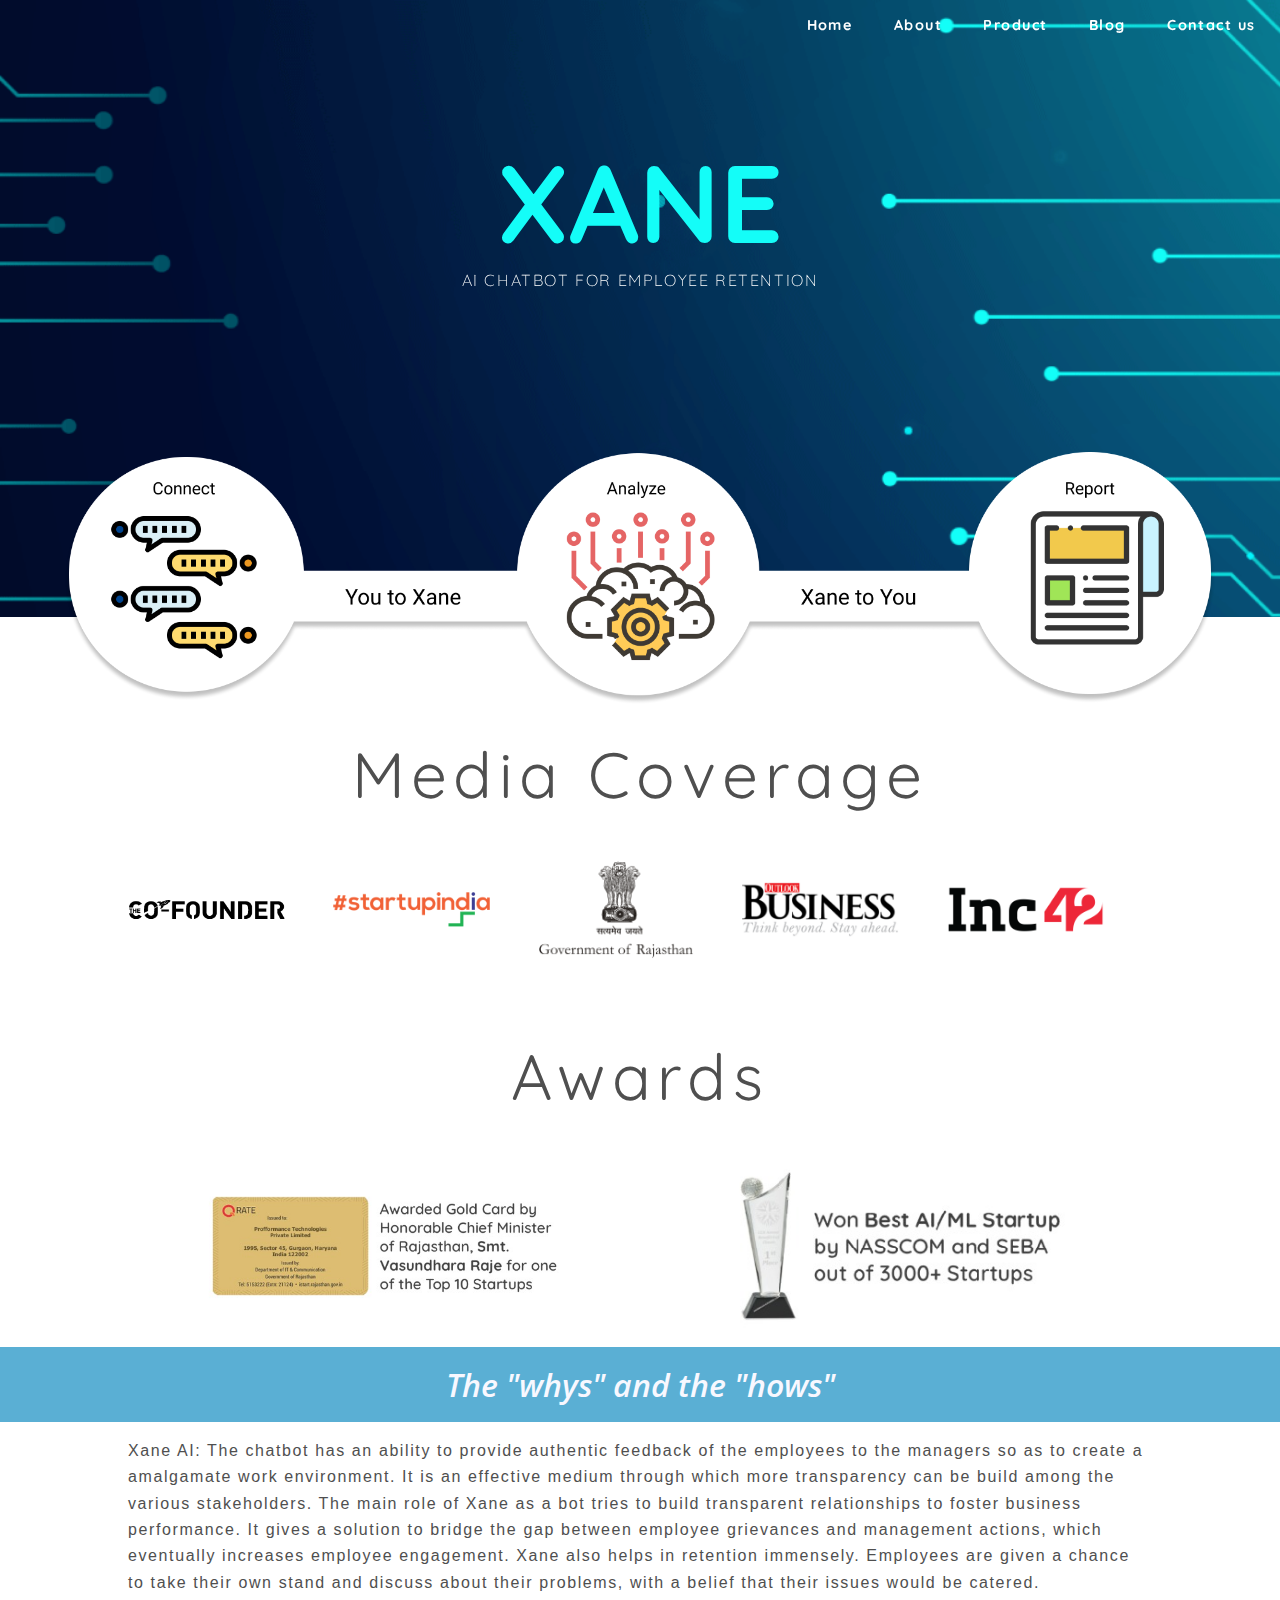
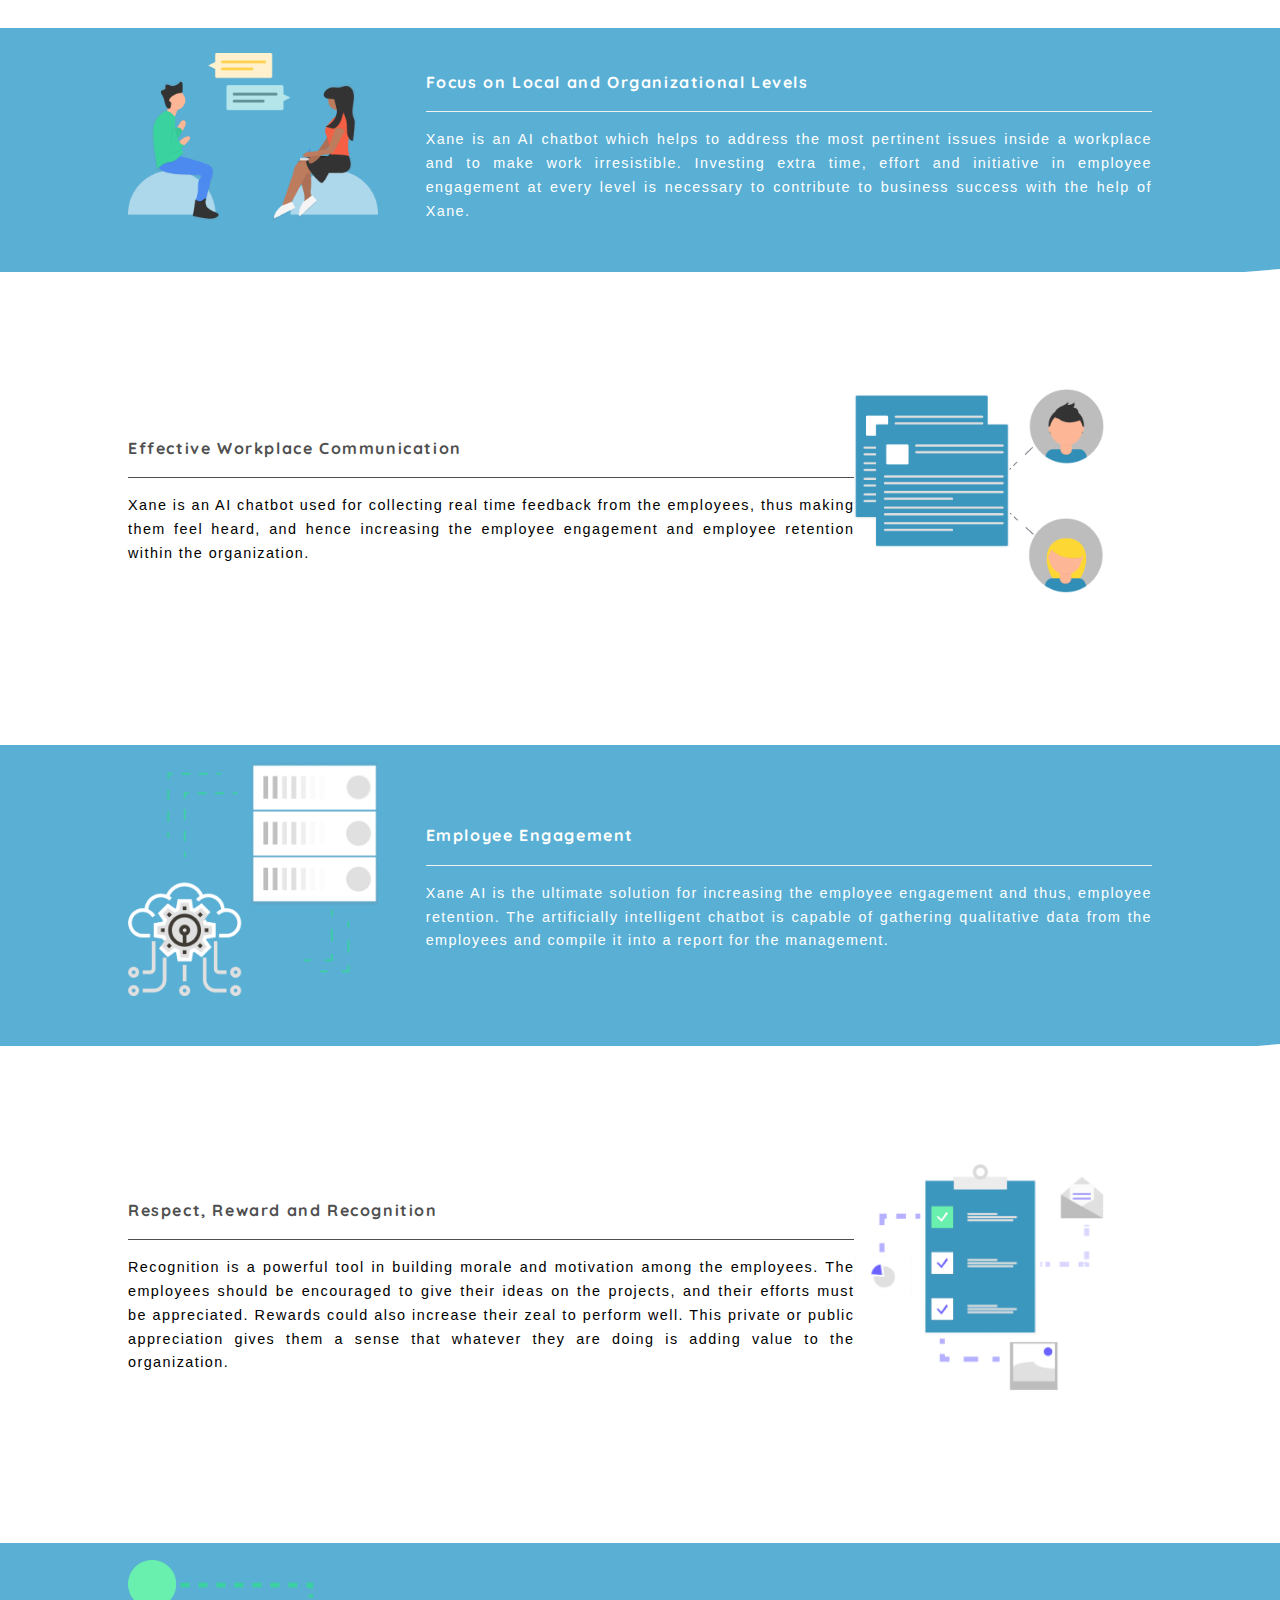
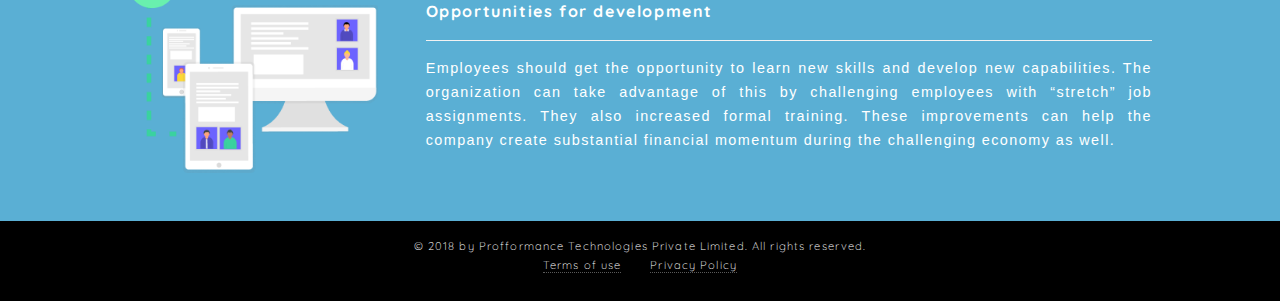
<file: index.html>
<!DOCTYPE HTML>
<html>

<head>
    <title>Xane</title>
    <meta name="theme-color" content="#3C97BF">
    <meta charset="utf-8" />
    <meta name="viewport" content="width=device-width, initial-scale=1" />
    <link rel="stylesheet" href="assets/css/main.css" />
    <link rel="shortcut icon" type="image/x-icon" href="images/favicon.ico">
</head>

<body>
    <!-- Page Wrapper -->
    <div id="page-wrapper">
        <!-- Header -->
        <header id="header" class="alt">
            <h1><a href="index.html">Xane.ai</a></h1>
            <nav id="nav">
                            <a class="disappear" href="#menu">Menu</a>
                            <ul class="links">
                                <li><a href="index.html">Home</a></li>
                                <li><a href="about.html">About</a></li>
                                <li><a href="product.html">Product</a></li>
                                <li><a href="blog.html">Blog</a></li>
                                <li><a href="contact.html">Contact us</a></li>
                            </ul>
                        </nav>
                    </header>
                
                <!-- Menu -->
                    <nav id="menu">
                        <div class="inner">
                            <h2>Menu</h2>
                            <ul class="links">
                                <li><a href="index.html">Home</a></li>
                                <li><a href="about.html">About</a></li>
                                <li><a href="product.html">Product</a></li>
                                <li><a href="blog.html">Blog</a></li>
                                <li><a href="contact.html">Contact us</a></li>
                            </ul>
                            <a href="#" class="close">Close</a>
                        </div>
                    </nav>
        <!-- Banner -->
        <section id="banner">
            <div class="inner">
                <h2 style="font-weight: 700;">XANE</h2>
                <p>AI Chatbot for Employee Retention</p>
            </div>
        </section>
        <!-- Wrapper -->
        <section id="wrapper">
            <!-- DivA -->
            <section id="one" class="wrapper spotlight divA divB tp"><img width="100%;" src="images/pic064x.jpg" alt="" />
            </section>
            <!-- DivA -->
            <section id="one" class="wrapper spotlight divA divB">
                <div class="inner">
                    <div class="content">
                        <h1 style="padding-bottom: 0px; font-weight: 400">Media&nbsp;Coverage</h1>
                    </div>
                </div>
            </section>
            <!-- DivA -->
            <section id="one" class="wrapper spotlight divA">
                <div class="inner">
                    <a href="https://inc42.com/" class="image imagenm nofloat"><img src="images/inc42.png" class="nofloat" alt="" /></a>
                    <a href="https://www.outlookbusiness.com/" class="image imagenm nofloat"><img src="images/logo.png" class="nofloat" alt="" /></a>
                    <a href="https://rajasthan.gov.in/" class="image imagenm nofloat"><img src="images/rgl.png" class="nofloat" alt="" /></a>
                    <a href="https://www.startupindia.gov.in/" class="image imagenm nofloat"><img src="images/si.png" class="nofloat" alt="" /></a>
                    <a href="http://www.thecofounder.in/" class="image imagenm nofloat"><img src="images/cf.png" class="nofloat alterimg" alt="" /></a>
                </div>
            </section>
            <section id="one" class="wrapper spotlight divA divB">
                <div class="inner">
                    <div class="content">
                        <h1 style="padding: 0px; font-weight: 400">Awards</h1>
                    </div>
                </div>
            </section>
            <section id="one" class="wrapper spotlight divA">
                <div class="inner" style="flex-direction: row;">
                    <a href="https://rajasthan.gov.in/" class="image imagenm nofloat" style="display: inline-block; margin: 0px auto;"><img src="images/award1.png" class="nofloat" alt="" /></a>
                    <a href="http://www.nasscom.in/" class="image imagenm nofloat" style="display: inline-block; margin: 0px auto;"><img src="images/award2.png" class="nofloat" alt="" /></a>
                </div>
            </section>
            <!-- DivA -->
            <section id="one" class="wrapper spotlight divA divB blue">
                <div class="inner">
                    <div class="content">
                        <p class="textj" style="margin-bottom: 0px">The "whys" and the "hows"</p>
                    </div>
                </div>
            </section>
            <!-- DivA -->
            <section id="one" class="wrapper spotlight divA divB">
                <div class="inner">
                    <div class="content">
                        <h2 class="fitin" style="font-family: 'Arial'">Xane AI: The chatbot has an ability to provide authentic feedback of the employees to the managers so as to create a amalgamate work environment. It is an effective medium through which more transparency can be build among the various stakeholders. The main role of Xane as a bot tries to build transparent relationships to foster business performance. It gives a solution to bridge the gap between employee grievances and management actions, which eventually increases employee engagement. Xane also helps in retention immensely. Employees are given a chance to take their own stand and discuss about their problems, with a belief that their issues would be catered.</h2>
                    </div>
                </div>
            </section>
            <!-- One -->
            <section id="two" class="wrapper alt spotlight style2 first">
                <div class="inner" style="padding-top: 25px;">
                    <a href="#" class="image"><img src="images/pic01.jpg" alt="" /></a>
                    <div class="content">
                        <h2 class="major">Focus on Local and Organizational Levels</h2>
                        <h3 style="text-align: justify;font-family: 'Arial'">Xane is an AI chatbot which helps to address the most pertinent issues inside a workplace and to make work irresistible. Investing extra time, effort and initiative in employee engagement at every level is necessary to contribute to business success with the help of Xane. </h3>
                    </div>
                </div>
            </section>
            <!-- Two -->
            <section id="one" class="wrapper spotlight style1">
                <div class="inner">
                    <a href="#" class="image"><img src="images/pic02.jpg" alt="" /></a>
                    <div class="content">
                        <h2 class="major bolden">Effective Workplace Communication</h2>
                        <h3 style="text-align: justify; color: black; font-family: 'Arial'">Xane is an AI chatbot used for collecting real time feedback from the employees, thus making them feel heard, and hence increasing the employee engagement and employee retention within the organization.</h3>
                    </div>
                </div>
            </section>
            <!-- Three -->
            <section id="two" class="wrapper alt spotlight style2">
                <div class="inner">
                    <a href="#" class="image"><img src="images/pic03.jpg" alt="" /></a>
                    <div class="content">
                        <h2 class="major bolden">Employee Engagement</h2>
                        <h3 style="text-align: justify; font-family: 'Arial'">Xane AI is the ultimate solution for increasing the employee engagement and thus, employee retention. The artificially intelligent chatbot is capable of gathering qualitative data from the employees and compile it into a report for the management.</h3>
                    </div>
                </div>
            </section>
            <!-- Four -->
            <section id="one" class="wrapper spotlight style1">
                <div class="inner">
                    <a href="#" class="image"><img src="images/pic04.jpg" alt="" /></a>
                    <div class="content">
                        <h2 class="major bolden">Respect, Reward and Recognition</h2>
                        <h3 style="text-align: justify;color: black;font-family: 'Arial'">Recognition is a powerful tool in building morale and motivation among the employees. The employees should be encouraged to give their ideas on the projects, and their efforts must be appreciated. Rewards could also increase their zeal to perform well. This private or public appreciation gives them a sense that whatever they are doing is adding value to the organization.</h3>
                    </div>
                </div>
            </section>
            <!-- Five -->
            <section id="two" class="wrapper alt spotlight style2 last">
                <div class="inner">
                    <a href="#" class="image"><img src="images/pic05.jpg" alt="" /></a>
                    <div class="content">
                        <h2 class="major bolden">Opportunities for development</h2>
                        <h3 style="text-align: justify;font-family: 'Arial'">Employees should get the opportunity to learn new skills and develop new capabilities. The organization can take advantage of this by challenging employees with “stretch” job assignments. They also increased formal training. These improvements can help the company create substantial financial momentum during the challenging economy as well.</h3>
                    </div>
                </div>
            </section>
        </section>
        <!-- DivA -->
        <!-- <section id="one" class="wrapper spotlight divA divB" style="background-color: #f6f6f6;">
            <div class="inner">
                <div class="content">
                    <a href="https://www.xane.ai/blog"><h2 class="major" style="font-size: 32px; padding-bottom: 5px; margin-bottom: 0px">Blog Updates</h2></a>
                    <div class="postout">
                        <div style="padding: 8px 10px; display: block;">
                            <img src="images/blogtwo.png" class="cl1">
                            <br>
                            <a href="https://www.xane.ai/blog/socializing-at-workplace"><h2 style="color: black">Tips for socializing at Workplace</h2></a>
                            <h3 style="text-align: justify; color: #4f4f4f">Are you a social butterfly but afraid of how it might be perceived in your organisation? We have a few tips for you to keep handy while indulging in any sort of communications. Read on!</h3>
                        </div>
                    </div>
                    <div class="postout">
                        <div style="padding: 8px 10px;">
                            <img src="images/blogone.png" class="cl1">
                            <br>
                            <a href="https://www.xane.ai/blog/effective-workplace-communication-why-and-how"><h2 style="color: black">Effective workplace communication</h2></a>
                            <h3 style="text-align: justify; color: #4f4f4f">Managers and leaders need to keep in mind that only when their employees would grow, can they think of a successful and significant improvement at their workplace. Read on to learn more!</h3>
                        </div>
                    </div>
                    <a href="">
                        <div class="postout">
                            <div style="padding: 8px 10px;">
                                <img src="images/blogthree.png" class="cl1">
                                <br>
                                <a href="https://www.xane.ai/blog/innovative-employee-engagement-practices"><h2 style="color: black">Employee Engagement and Innovation</h2></a>
                                <h3 style="text-align: justify; color: #4f4f4f">Innovation happens to be everywhere, may it be a small office to a giant conglomerate, so why not in your HR practices in order to engage employees in a more creative manner. Read on!
                                </h3>
                            </div>
                        </div>
        </section> -->
        <section id="one" class="wrapper spotlight divA divB" style="background: black">
            <div class="inner">
                <div class="content">
                    <h5 style="color: white; text-align: center;">© 2018 by Profformance Technologies Private Limited. All rights reserved.<br><a href="Terms_of_use.pdf">Terms of use</a>&nbsp;&nbsp;&nbsp;&nbsp;&nbsp;&nbsp;&nbsp;<a href="Privacy_policy.pdf">Privacy Policy</a></h5>
                </div>
            </div>
        </section>
    </div>
    </div>
    </section>
    </div>
    <!-- Footer -->
    <!-- Scripts -->
    <script src="assets/js/skel.min.js"></script>
    <script src="assets/js/jquery.min.js"></script>
    <script src="assets/js/jquery.scrollex.min.js"></script>
    <script src="assets/js/util.js"></script>
    <!--[if lte IE 8]><script src="/items/demos_assets/respond.min.js"></script><![endif]-->
    <script src="assets/js/main.js"></script>
</body>

</html>
</file>
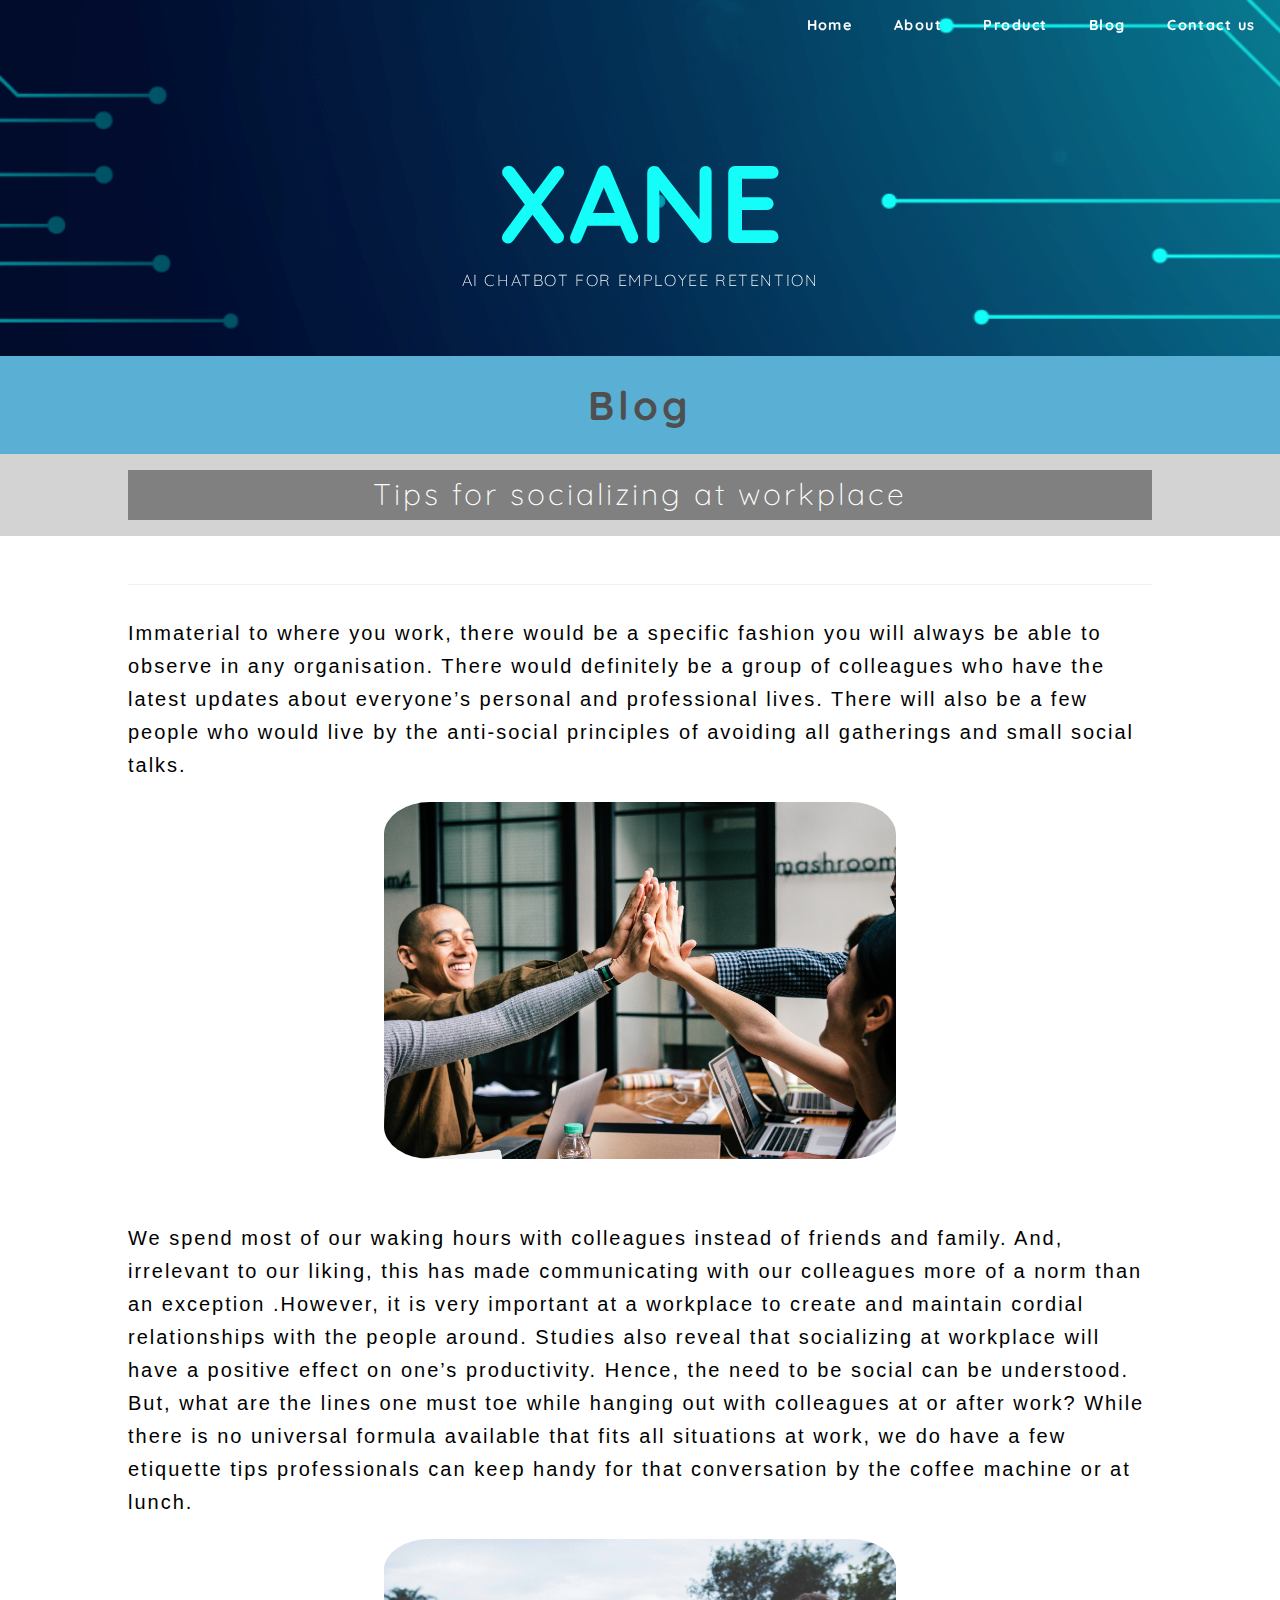
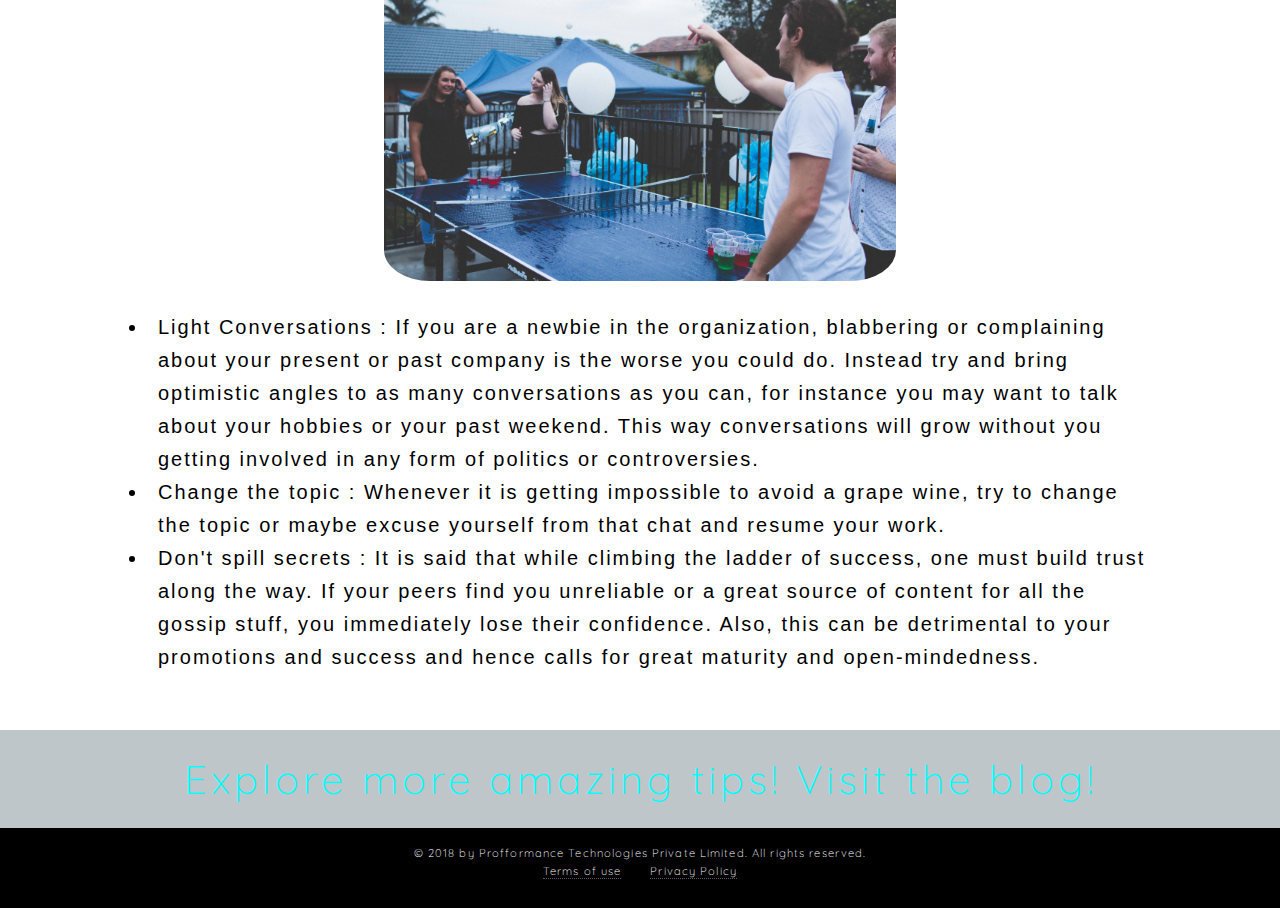
<file: b1.html>
<!DOCTYPE HTML>
<html>

<head>
    <title>Xane</title>
    <meta name="theme-color" content="#3C97BF">
    <meta charset="utf-8" />
    <meta name="viewport" content="width=device-width, initial-scale=1" />
    <link rel="stylesheet" href="assets/css/blog.css" />
    <link rel="shortcut icon" type="image/x-icon" href="images/favicon.ico">
</head>

<body>
    <!-- Page Wrapper -->
    <div id="page-wrapper">
        <!-- Header -->
        <header id="header" class="alt">
            <h1><a href="index.html">Xane.ai</a></h1>
            <nav id="nav">
                <a class="disappear" href="#menu">Menu</a>
                <ul class="links">
                    <li><a href="index.html">Home</a></li>
                    <li><a href="about.html">About</a></li>
                    <li><a href="product.html">Product</a></li>
                    <li><a href="blog.html">Blog</a></li>
                    <li><a href="contact.html">Contact us</a></li>
                </ul>
            </nav>
        </header>
        <!-- Menu -->
        <nav id="menu">
            <div class="inner">
                <h2>Menu</h2>
                <ul class="links">
                    <li><a href="index.html">Home</a></li>
                    <li><a href="about.html">About</a></li>
                    <li><a href="product.html">Product</a></li>
                    <li><a href="blog.html">Blog</a></li>
                    <li><a href="contact.html">Contact us</a></li>
                </ul>
                <a href="#" class="close">Close</a>
            </div>
        </nav>
        <!-- Banner -->
        <section id="banner">
            <div class="inner">
                <!--                            <div class="logo"><span class="icon fa-diamond"></span></div>-->
                <h2 style="font-weight: 700;">XANE</h2>
                <p>AI Chatbot for Employee Retention</p>
            </div>
        </section>
        <!-- Wrapper -->
        <section id="wrapper">
            <!-- DivA -->
            <!-- DivA -->
            <!-- DivA -->
            <!-- DivA -->
            <section id="one" class="wrapper spotlight divA divB blue">
                <div class="inner" style="padding: 1em 1.5em 1em 1.5em">
                    <div class="content">
                        <h2 style="text-align: center; margin: 0px;font-weight: bold;" class="h2mod">Blog</h2>
                    </div>
                </div>
            </section>
            <!-- DivA -->
            <section id="one" class="wrapper spotlight divA divB" style="background-color: lightgray">
                <div class="inner">
                    <div class="content">
                        <h2 style="text-align: center; font-size: 30px; margin-bottom: 0px; background-color: gray; color: white">Tips for socializing at workplace</h2>
                    </div>
                </div>
            </section>
            <!-- One -->
            <section id="two" class="wrapper alt spotlight style2 first">
                <div class="inner">
                    <div class="content">
                        <h2 class="major" style="font-size: 32px; color: black"></h2>
                        <h3 style="text-align: unset; font-size: 20px; color: black;font-family: 'Arial'">Immaterial to where you work, there would be a specific fashion you will always be able to observe in any organisation. There would definitely be a group of colleagues who have the latest updates about everyone’s personal and professional lives. There will also be a few people who would live by the anti-social principles of avoiding all gatherings and small social talks.<br><center><img src="images/blog/b11.jpg" alt="" style="margin: 20px 20px; border-radius: 9%; width: 50%;" /></center><br>We spend most of our waking hours with colleagues instead of friends and family. And, irrelevant to our liking, this has made communicating with our colleagues more of a norm than an exception .However, it is very important at a workplace to create and maintain cordial relationships with the people around. Studies also reveal that socializing at workplace will have a positive effect on one’s productivity. Hence, the need to be social can be understood. But, what are the lines one must toe while hanging out with colleagues at or after work? While there is no universal formula available that fits all situations at work, we do have a few etiquette tips professionals can keep handy for that conversation by the coffee machine or at lunch.<center><img src="images/blog/b12.jpg" alt="" style="margin: 20px 20px; border-radius: 9%; width: 50%;" /></center><ul><li>Light Conversations : If you are a newbie in the organization, blabbering or complaining about your present or past company is the worse you could do. 
Instead try and bring optimistic angles to as many conversations as you can, for instance you may want to talk about your hobbies or your past weekend. This way conversations will grow without you getting involved in any form of politics or controversies. </li><li>Change the topic : Whenever it is getting impossible to avoid a grape wine, try to change the topic or maybe excuse yourself from that chat and resume your work.</li><li>Don't spill secrets : It is said that while climbing the ladder of success, one must build trust along the way. If your peers find you unreliable or a great source of content for all the gossip stuff, you immediately lose their confidence. Also, this can be detrimental to your promotions and success and hence calls for great maturity and open-mindedness.</li></ul></h3>
                    </div>
                </div>
            </section>
            <section id="one" class="wrapper spotlight divA divB blue" style="background-color: #4c626b5c">
                <div class="inner" style="padding: 1em 1.5em 1em 1.5em">
                    <div class="content">
                        <h2 style="text-align: center; margin: 0px; color: #00fdff" class="h2mod"><a href="https://www.xane.ai/blog" style="border-bottom: 0px;">Explore more amazing tips! Visit the blog!</a></h2>
                    </div>
                </div>
            </section>
            <section id="one" class="wrapper spotlight divA divB" style="background: black">
                <div class="inner">
                    <div class="content">
                        <h5 style="color: white; text-align: center;">© 2018 by Profformance Technologies Private Limited. All rights reserved.<br><a href="Terms_of_use.pdf">Terms of use</a>&nbsp;&nbsp;&nbsp;&nbsp;&nbsp;&nbsp;&nbsp;<a href="Privacy_policy.pdf">Privacy Policy</a></h5>
                    </div>
                </div>
            </section>
        </section>
        <!-- Scripts -->
        <script src="assets/js/skel.min.js"></script>
        <script src="assets/js/jquery.min.js"></script>
        <script src="assets/js/jquery.scrollex.min.js"></script>
        <script src="assets/js/util.js"></script>
        <!--[if lte IE 8]><script src="/items/demos_assets/respond.min.js"></script><![endif]-->
        <script src="assets/js/main.js"></script>
</body>

</html>
</file>
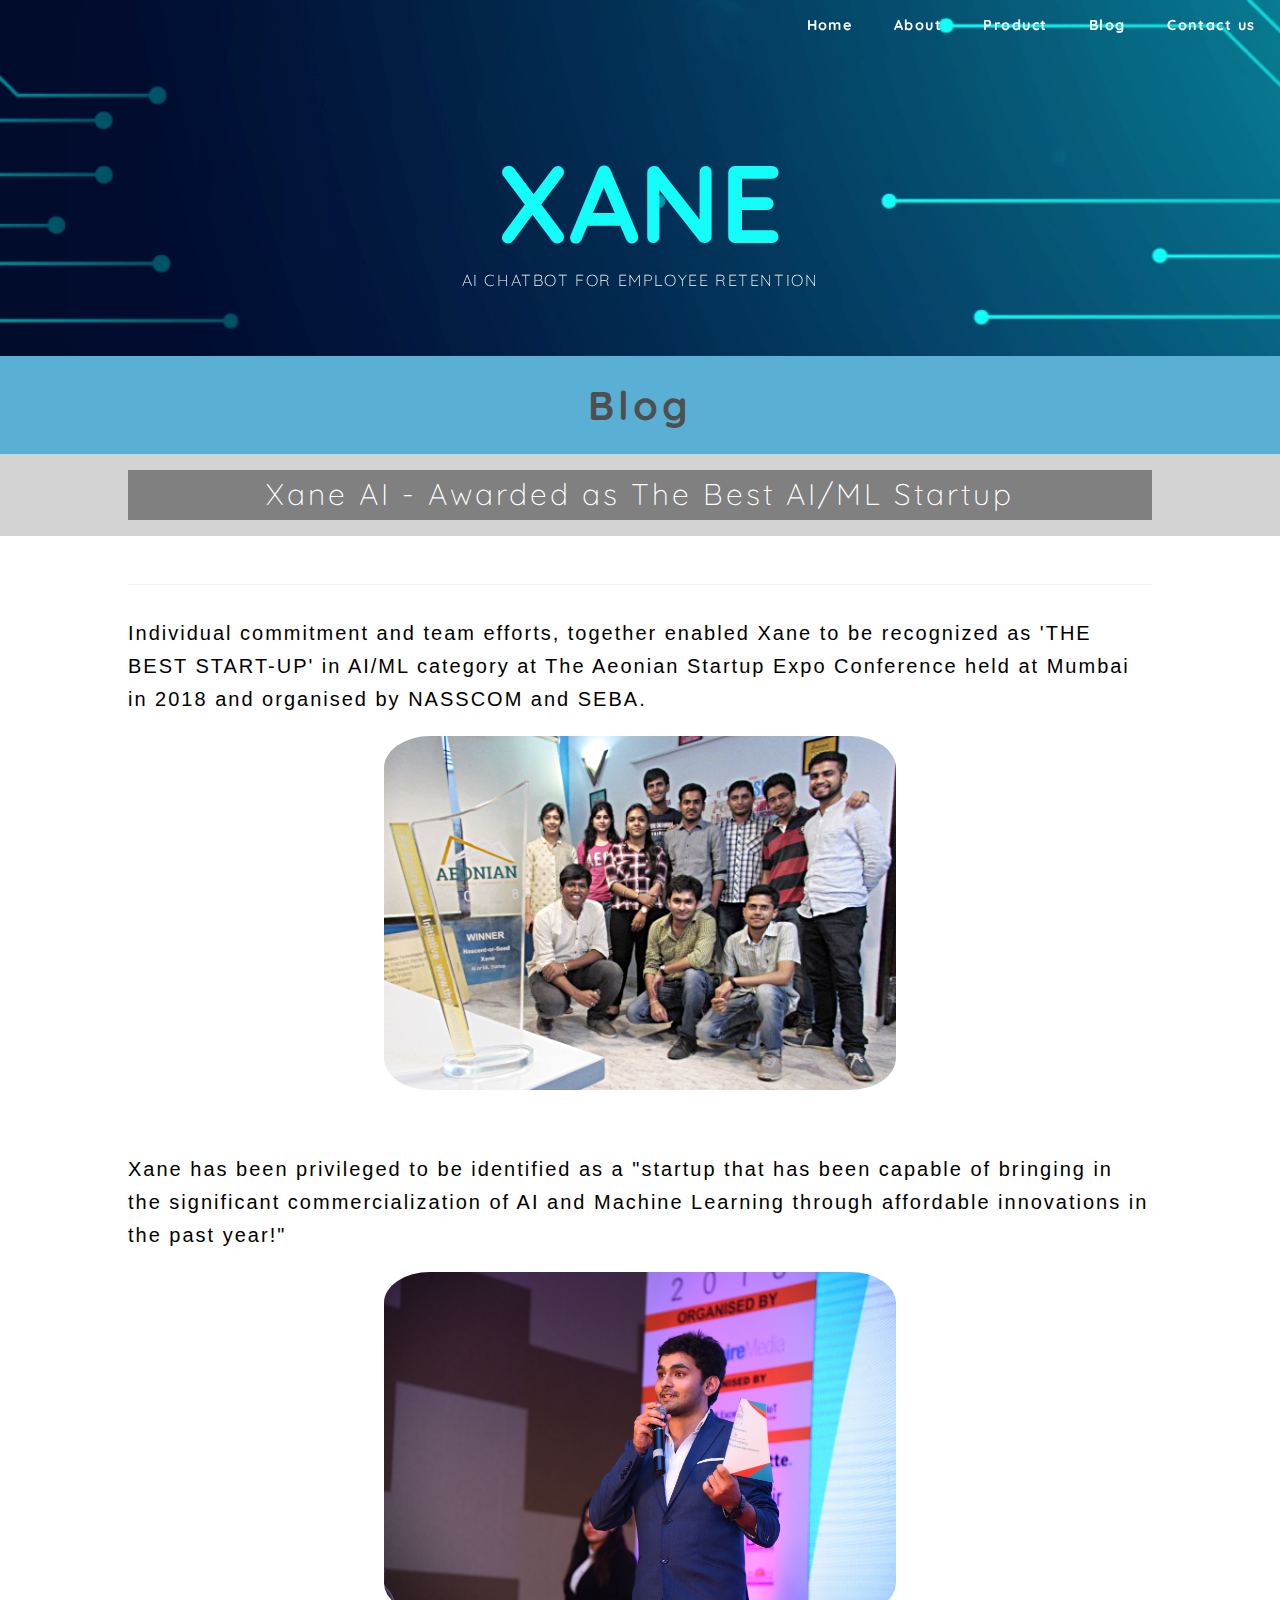
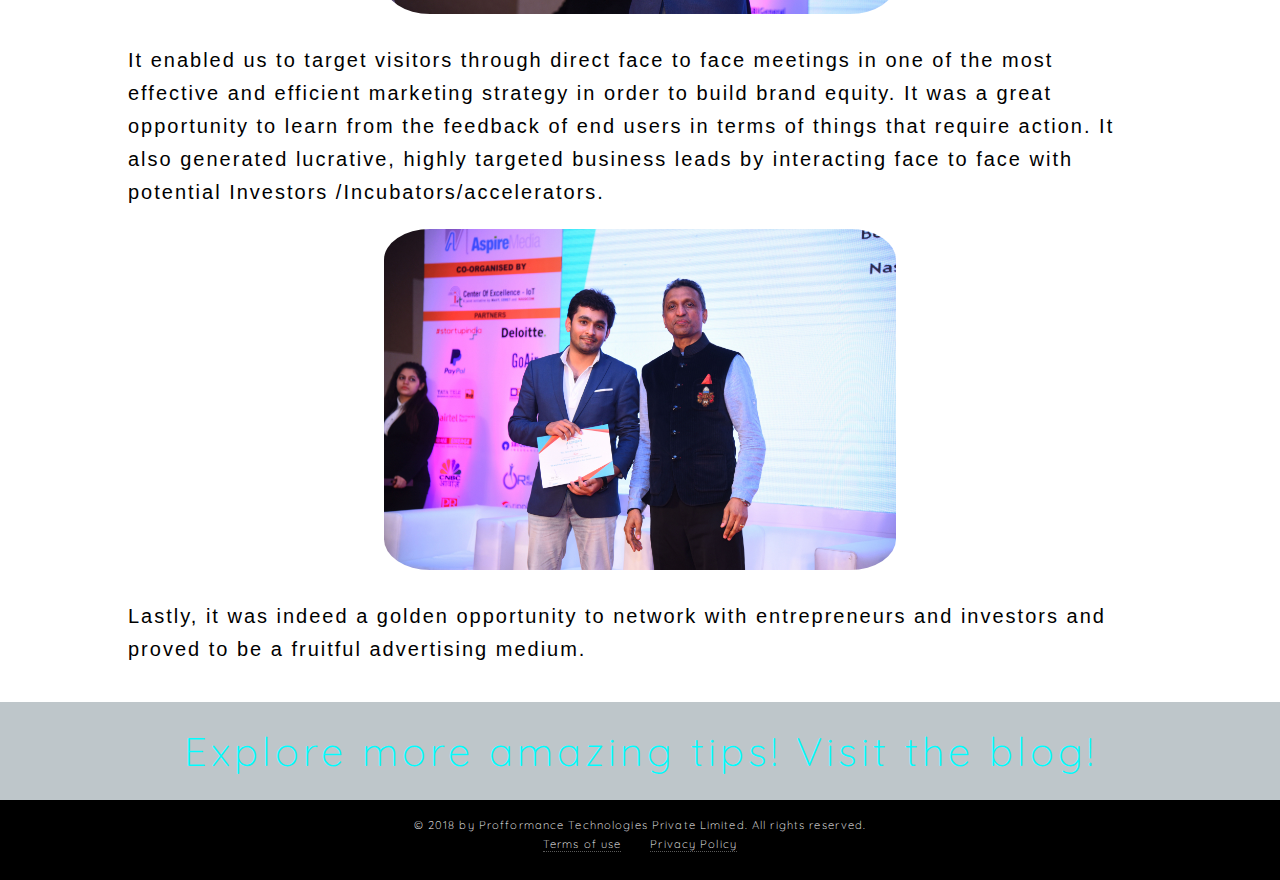
<file: b2.html>
<!DOCTYPE HTML>
<html>

<head>
    <title>Xane</title>
    <meta name="theme-color" content="#3C97BF">
    <meta charset="utf-8" />
    <meta name="viewport" content="width=device-width, initial-scale=1" />
    <link rel="stylesheet" href="assets/css/blog.css" />
    <link rel="shortcut icon" type="image/x-icon" href="images/favicon.ico">
</head>

<body>
    <!-- Page Wrapper -->
    <div id="page-wrapper">
        <!-- Header -->
        <header id="header" class="alt">
            <h1><a href="index.html">Xane.ai</a></h1>
            <nav id="nav">
                <a class="disappear" href="#menu">Menu</a>
                <ul class="links">
                    <li><a href="index.html">Home</a></li>
                    <li><a href="about.html">About</a></li>
                    <li><a href="product.html">Product</a></li>
                    <li><a href="blog.html">Blog</a></li>
                    <li><a href="contact.html">Contact us</a></li>
                </ul>
            </nav>
        </header>
        <!-- Menu -->
        <nav id="menu">
            <div class="inner">
                <h2>Menu</h2>
                <ul class="links">
                    <li><a href="index.html">Home</a></li>
                    <li><a href="about.html">About</a></li>
                    <li><a href="product.html">Product</a></li>
                    <li><a href="blog.html">Blog</a></li>
                    <li><a href="contact.html">Contact us</a></li>
                </ul>
                <a href="#" class="close">Close</a>
            </div>
        </nav>
        <!-- Banner -->
        <section id="banner">
            <div class="inner">
                <!--                            <div class="logo"><span class="icon fa-diamond"></span></div>-->
                <h2 style="font-weight: 700;">XANE</h2>
                <p>AI Chatbot for Employee Retention</p>
            </div>
        </section>
        <!-- Wrapper -->
        <section id="wrapper">
            <!-- DivA -->
            <!-- DivA -->
            <!-- DivA -->
            <!-- DivA -->
            <section id="one" class="wrapper spotlight divA divB blue">
                <div class="inner" style="padding: 1em 1.5em 1em 1.5em">
                    <div class="content">
                        <h2 style="text-align: center; margin: 0px;font-weight: bold;" class="h2mod">Blog</h2>
                    </div>
                </div>
            </section>
            <!-- DivA -->
            <section id="one" class="wrapper spotlight divA divB" style="background-color: lightgray">
                <div class="inner">
                    <div class="content">
                        <h2 style="text-align: center; font-size: 30px; margin-bottom: 0px; background-color: gray; color: white">Xane AI - Awarded as The Best AI/ML Startup</h2>
                    </div>
                </div>
            </section>
            <!-- One -->
            <section id="two" class="wrapper alt spotlight style2 first">
                <div class="inner">
                    <div class="content">
                        <h2 class="major" style="font-size: 32px; color: black"></h2>
                        <h3 style="text-align: unset; font-size: 20px; color: black;font-family: 'Arial'">Individual commitment and team efforts, together enabled Xane to be recognized as 'THE BEST START-UP' in AI/ML category at The Aeonian Startup Expo Conference held at Mumbai in 2018 and organised by NASSCOM and SEBA.<br><center><img src="images/blog/b21.jpg" alt="" style="margin: 20px 20px; border-radius: 9%; width: 50%;" /></center><br>Xane has been privileged to be identified as a "startup that has been capable of bringing in the significant commercialization of AI and Machine Learning through affordable innovations in the past year!"<center><img src="images/blog/b22.jpg" alt="" style="margin: 20px 20px; border-radius: 9%; width: 50%;" /></center>It enabled us to target visitors through direct face to face meetings in one of the most effective and efficient marketing strategy in order to build brand equity. It was a great opportunity to learn from the feedback of end users in terms of things that require action. It also generated lucrative, highly targeted business leads by interacting face to face with potential Investors /Incubators/accelerators.<center><img src="images/blog/b23.jpg" alt="" style="margin: 20px 20px; border-radius: 9%; width: 50%;" /></center>Lastly, it was indeed a golden opportunity to network with entrepreneurs and investors and proved to be a fruitful advertising medium.</h3>
                    </div>
                </div>
            </section>
            <section id="one" class="wrapper spotlight divA divB blue" style="background-color: #4c626b5c">
                <div class="inner" style="padding: 1em 1.5em 1em 1.5em">
                    <div class="content">
                        <h2 style="text-align: center; margin: 0px; color: #00fdff" class="h2mod"><a href="https://www.xane.ai/blog" style="border-bottom: 0px;">Explore more amazing tips! Visit the blog!</a></h2>
                    </div>
                </div>
            </section>
            <section id="one" class="wrapper spotlight divA divB" style="background: black">
                <div class="inner">
                    <div class="content">
                        <h5 style="color: white; text-align: center;">© 2018 by Profformance Technologies Private Limited. All rights reserved.<br><a href="Terms_of_use.pdf">Terms of use</a>&nbsp;&nbsp;&nbsp;&nbsp;&nbsp;&nbsp;&nbsp;<a href="Privacy_policy.pdf">Privacy Policy</a></h5>
                    </div>
                </div>
            </section>
        </section>
        <!-- Scripts -->
        <script src="assets/js/skel.min.js"></script>
        <script src="assets/js/jquery.min.js"></script>
        <script src="assets/js/jquery.scrollex.min.js"></script>
        <script src="assets/js/util.js"></script>
        <!--[if lte IE 8]><script src="/items/demos_assets/respond.min.js"></script><![endif]-->
        <script src="assets/js/main.js"></script>
</body>

</html>
</file>
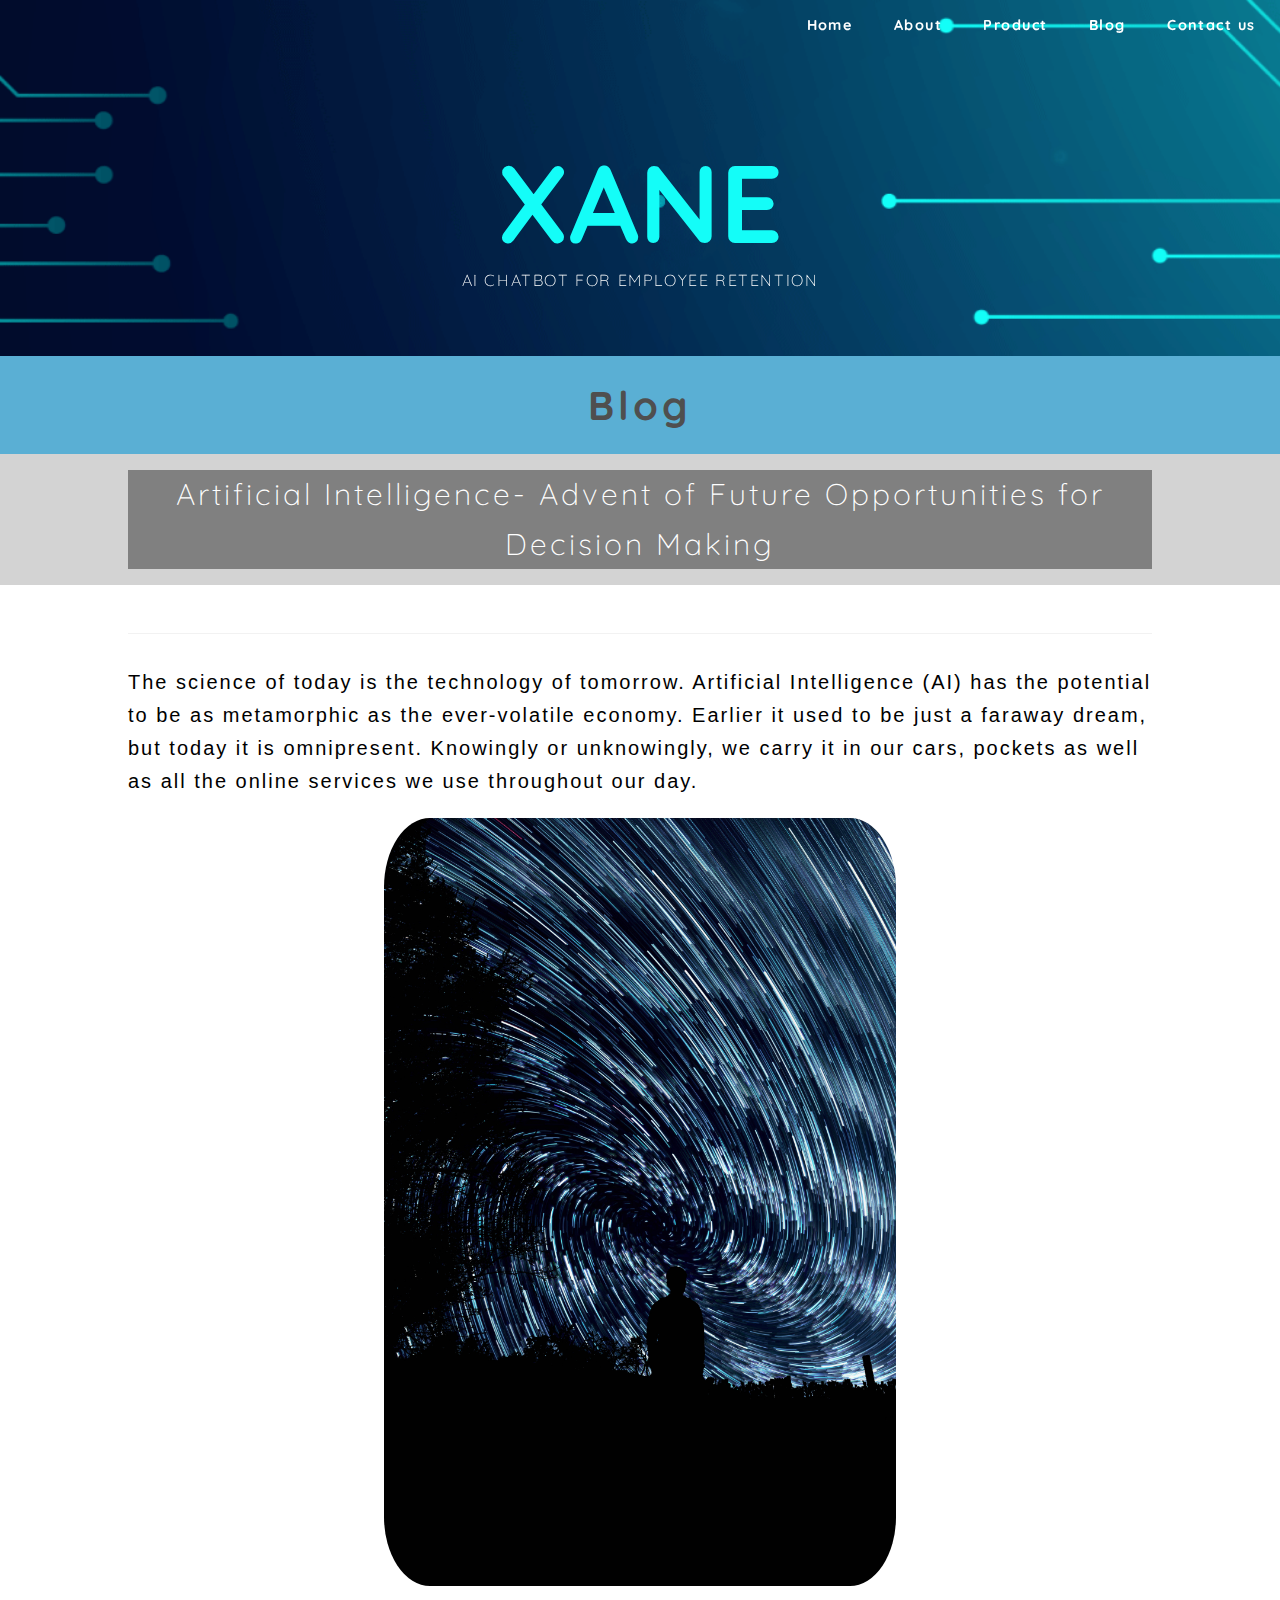
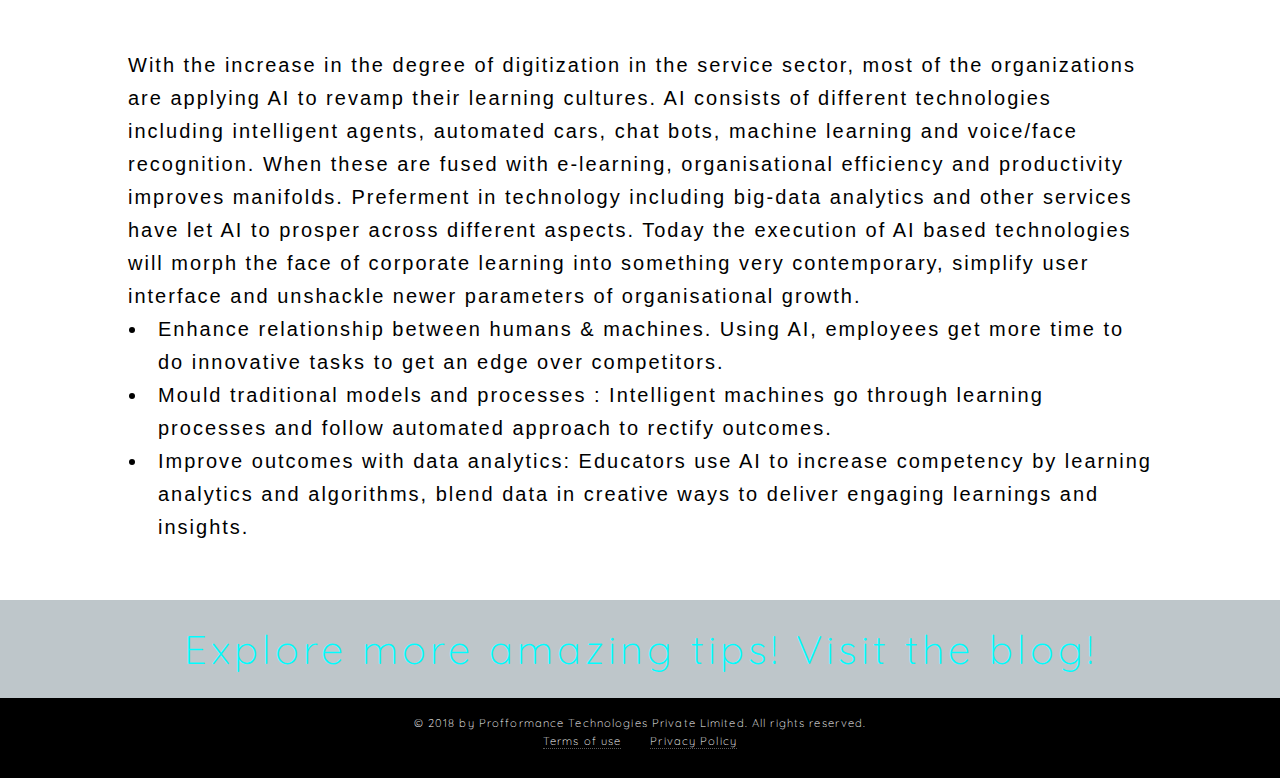
<file: b3.html>
<!DOCTYPE HTML>
<html>

<head>
    <title>Xane</title>
    <meta name="theme-color" content="#3C97BF">
    <meta charset="utf-8" />
    <meta name="viewport" content="width=device-width, initial-scale=1" />
    <link rel="stylesheet" href="assets/css/blog.css" />
    <link rel="shortcut icon" type="image/x-icon" href="images/favicon.ico">
</head>

<body>
    <!-- Page Wrapper -->
    <div id="page-wrapper">
        <!-- Header -->
        <header id="header" class="alt">
            <h1><a href="index.html">Xane.ai</a></h1>
            <nav id="nav">
                <a class="disappear" href="#menu">Menu</a>
                <ul class="links">
                    <li><a href="index.html">Home</a></li>
                    <li><a href="about.html">About</a></li>
                    <li><a href="product.html">Product</a></li>
                    <li><a href="blog.html">Blog</a></li>
                    <li><a href="contact.html">Contact us</a></li>
                </ul>
            </nav>
        </header>
        <!-- Menu -->
        <nav id="menu">
            <div class="inner">
                <h2>Menu</h2>
                <ul class="links">
                    <li><a href="index.html">Home</a></li>
                    <li><a href="about.html">About</a></li>
                    <li><a href="product.html">Product</a></li>
                    <li><a href="blog.html">Blog</a></li>
                    <li><a href="contact.html">Contact us</a></li>
                </ul>
                <a href="#" class="close">Close</a>
            </div>
        </nav>
        <!-- Banner -->
        <section id="banner">
            <div class="inner">
                <!--                            <div class="logo"><span class="icon fa-diamond"></span></div>-->
                <h2 style="font-weight: 700;">XANE</h2>
                <p>AI Chatbot for Employee Retention</p>
            </div>
        </section>
        <!-- Wrapper -->
        <section id="wrapper">
            <!-- DivA -->
            <!-- DivA -->
            <!-- DivA -->
            <!-- DivA -->
            <section id="one" class="wrapper spotlight divA divB blue">
                <div class="inner" style="padding: 1em 1.5em 1em 1.5em">
                    <div class="content">
                        <h2 style="text-align: center; margin: 0px;font-weight: bold;" class="h2mod">Blog</h2>
                    </div>
                </div>
            </section>
            <!-- DivA -->
            <section id="one" class="wrapper spotlight divA divB" style="background-color: lightgray">
                <div class="inner">
                    <div class="content">
                        <h2 style="text-align: center; font-size: 30px; margin-bottom: 0px; background-color: gray; color: white">Artificial Intelligence- Advent of Future Opportunities for Decision Making</h2>
                    </div>
                </div>
            </section>
            <!-- One -->
            <section id="two" class="wrapper alt spotlight style2 first">
                <div class="inner">
                    <div class="content">
                        <h2 class="major" style="font-size: 32px; color: black"></h2>
                        <h3 style="text-align: unset; font-size: 20px; color: black; font-family: 'Arial'">The science of today is the technology of tomorrow. Artificial Intelligence (AI) has the potential to be as metamorphic as the ever-volatile economy. Earlier it used to be just a faraway dream, but today it is omnipresent. Knowingly or unknowingly, we carry it in our cars, pockets as well as all the online services we use throughout our day. <br><center><img src="images/blog/b31.jpg" alt="" style="margin: 20px 20px; border-radius: 9%; width: 50%;" /></center><br>With the increase in the degree of digitization in the service sector, most of the organizations are applying AI to revamp their learning cultures. AI consists of different technologies including intelligent agents, automated cars, chat bots, machine learning and voice/face recognition. When these are fused with e-learning, organisational efficiency and productivity improves manifolds.

Preferment in technology including big-data analytics and other services have let AI to prosper across different aspects. 
Today the execution of AI based technologies will morph the face of corporate learning into something very contemporary, simplify user interface and unshackle newer parameters of organisational growth. <ul><li>Enhance relationship between humans & machines. Using AI, employees get more time to do innovative tasks to get an edge over competitors.</li><li>Mould traditional models and processes : Intelligent machines go through learning processes and follow automated approach to rectify outcomes.</li><li>Improve outcomes with data analytics: Educators use AI to increase competency by learning analytics and algorithms, blend data in creative ways to deliver engaging learnings and insights.</li></ul></h3>
                    </div>
                </div>
            </section>
            <section id="one" class="wrapper spotlight divA divB blue" style="background-color: #4c626b5c">
                <div class="inner" style="padding: 1em 1.5em 1em 1.5em">
                    <div class="content">
                        <h2 style="text-align: center; margin: 0px; color: #00fdff" class="h2mod"><a href="https://www.xane.ai/blog" style="border-bottom: 0px;">Explore more amazing tips! Visit the blog!</a></h2>
                    </div>
                </div>
            </section>
            <section id="one" class="wrapper spotlight divA divB" style="background: black">
                <div class="inner">
                    <div class="content">
                        <h5 style="color: white; text-align: center;">© 2018 by Profformance Technologies Private Limited. All rights reserved.<br><a href="Terms_of_use.pdf">Terms of use</a>&nbsp;&nbsp;&nbsp;&nbsp;&nbsp;&nbsp;&nbsp;<a href="Privacy_policy.pdf">Privacy Policy</a></h5>
                    </div>
                </div>
            </section>
        </section>
        <!-- Scripts -->
        <script src="assets/js/skel.min.js"></script>
        <script src="assets/js/jquery.min.js"></script>
        <script src="assets/js/jquery.scrollex.min.js"></script>
        <script src="assets/js/util.js"></script>
        <!--[if lte IE 8]><script src="/items/demos_assets/respond.min.js"></script><![endif]-->
        <script src="assets/js/main.js"></script>
</body>

</html>
</file>
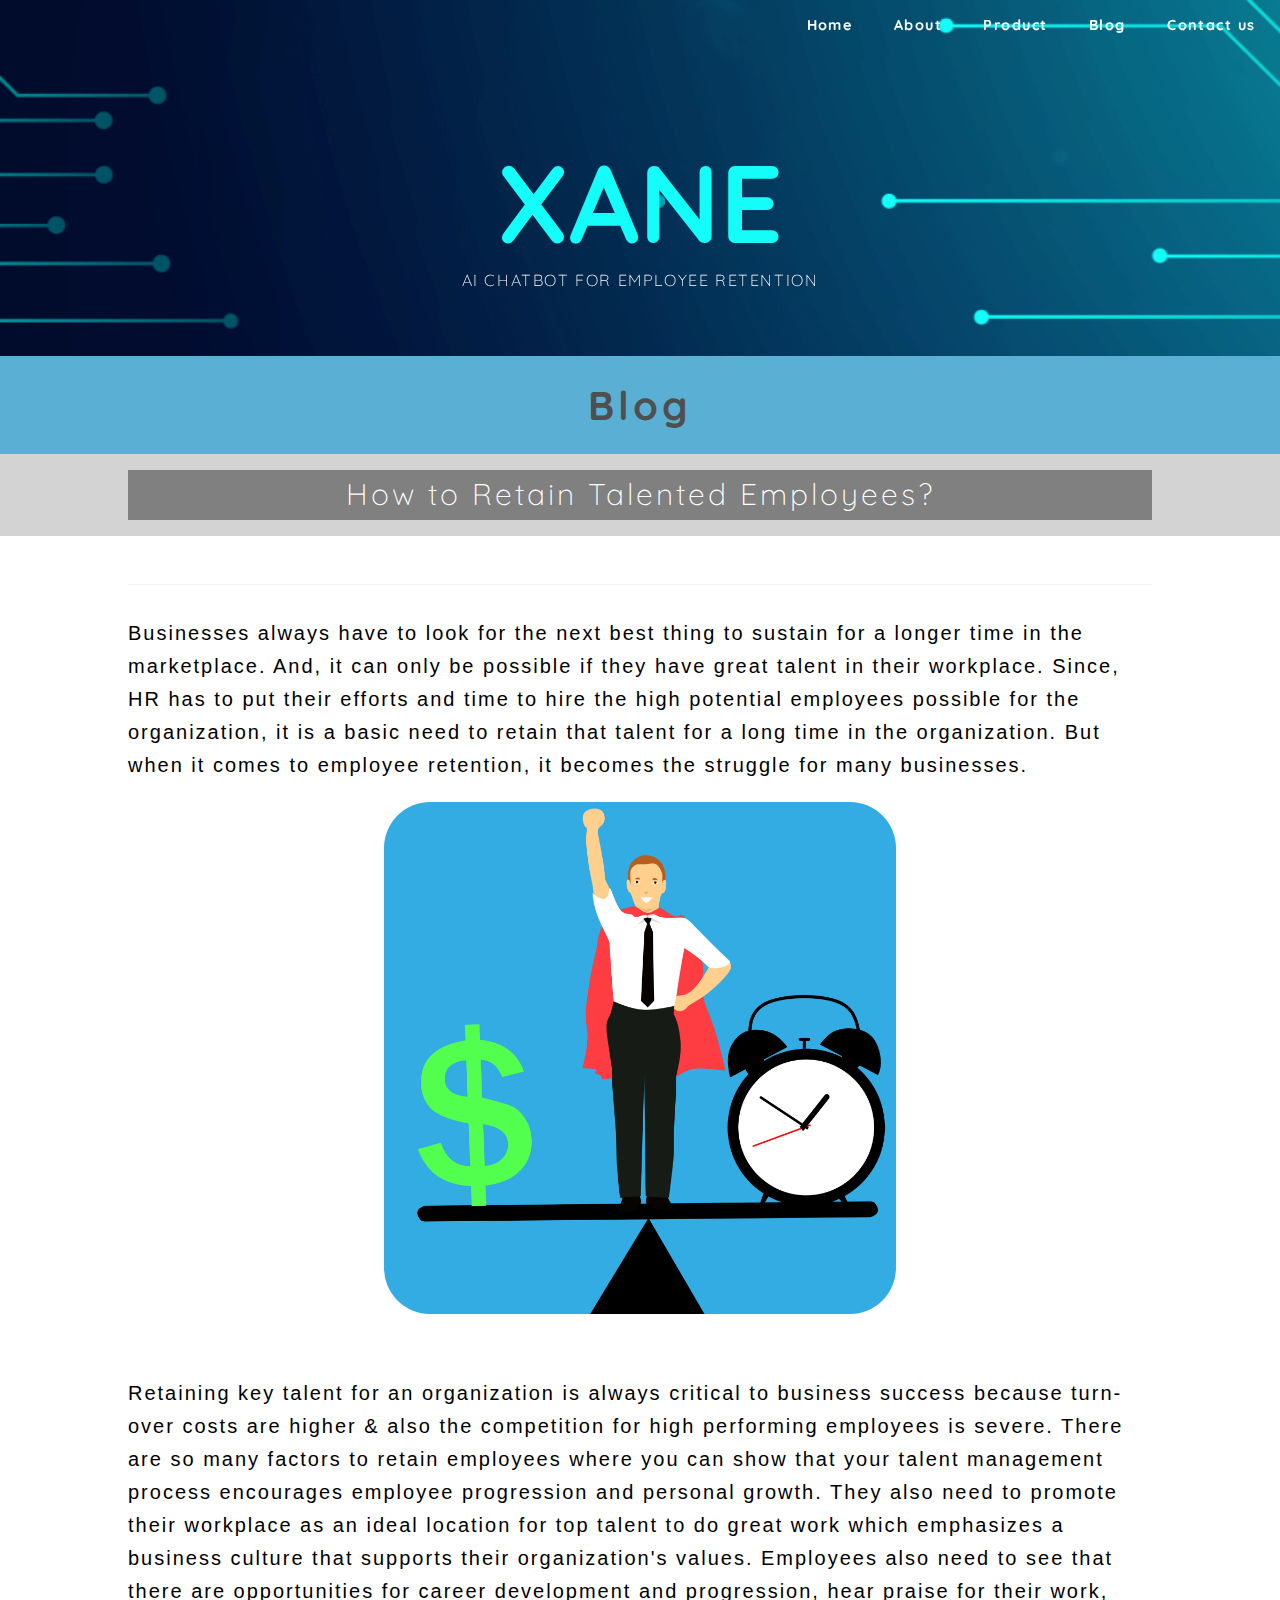
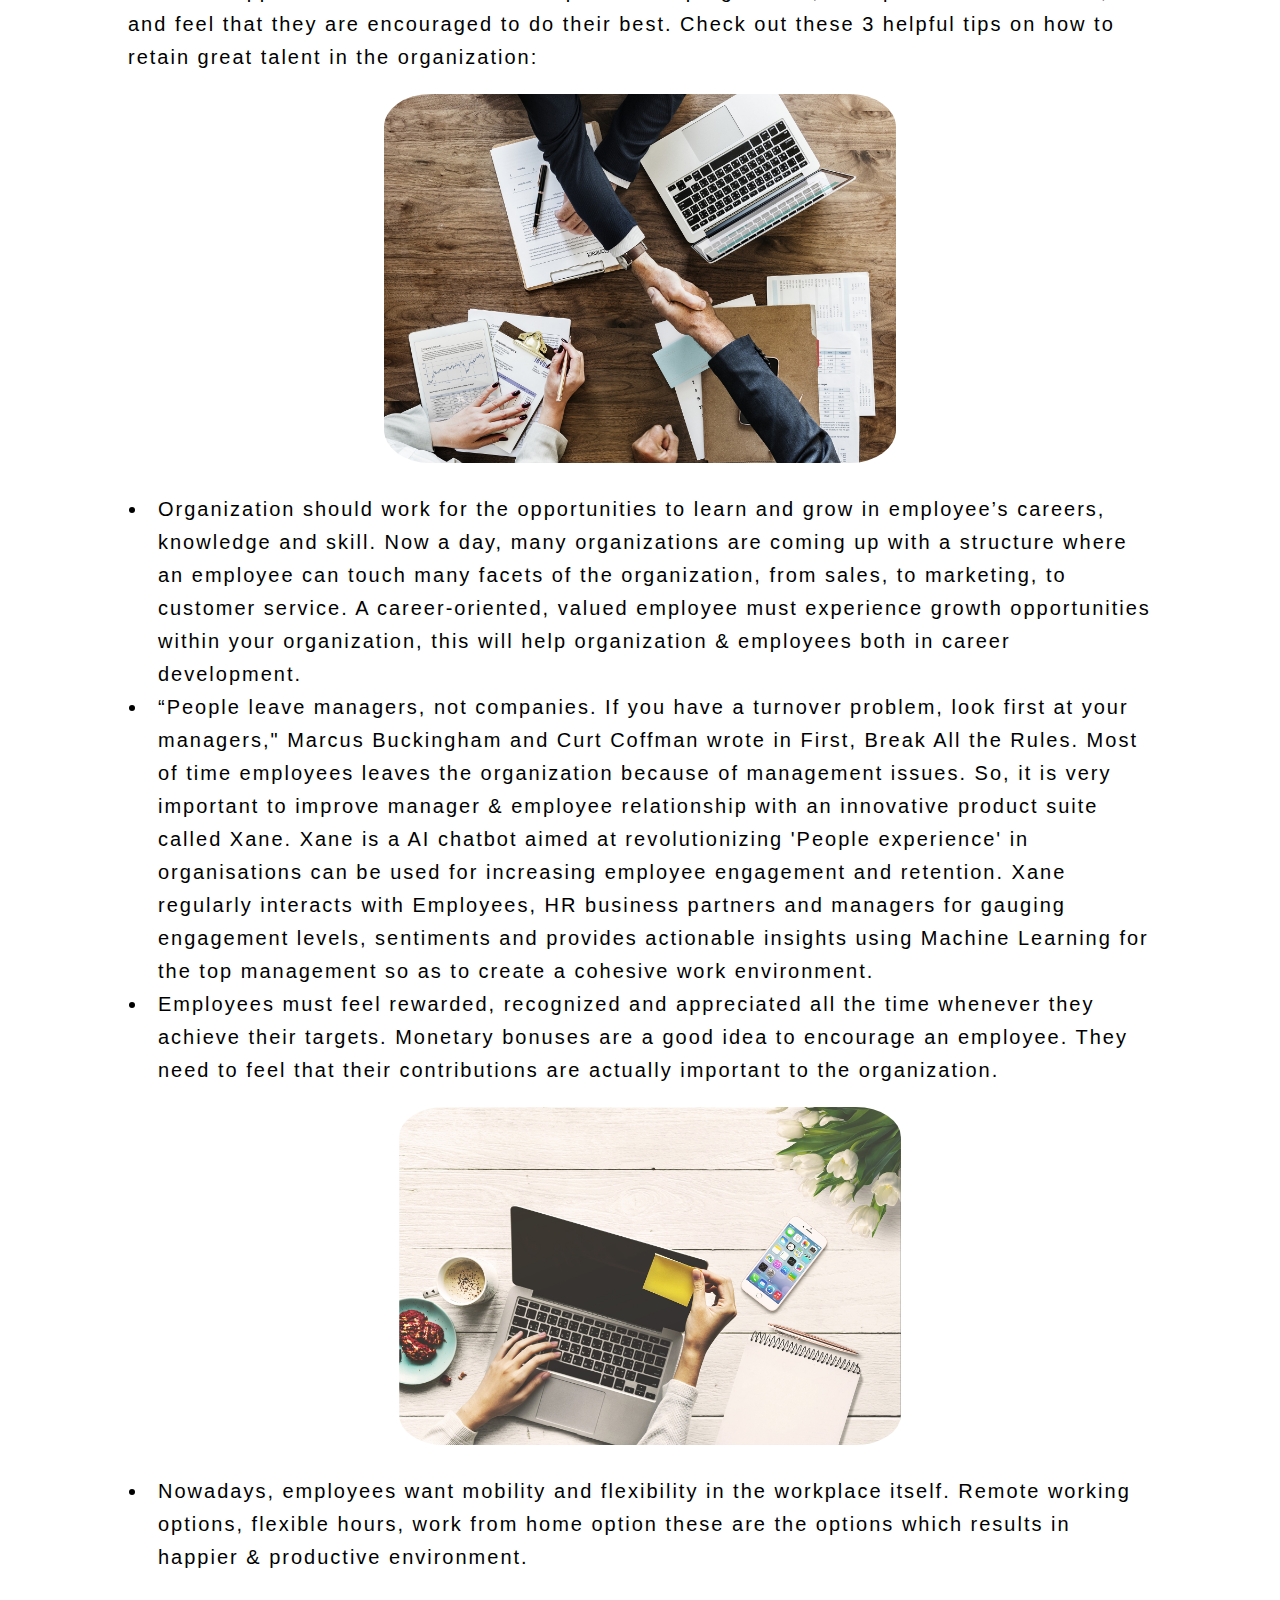
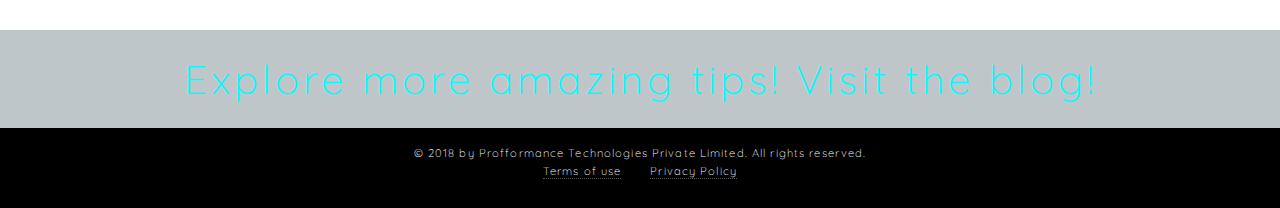
<file: b5.html>
<!DOCTYPE HTML>
<html>

<head>
    <title>Xane</title>
    <meta name="theme-color" content="#3C97BF">
    <meta charset="utf-8" />
    <meta name="viewport" content="width=device-width, initial-scale=1" />
    <link rel="stylesheet" href="assets/css/blog.css" />
    <link rel="shortcut icon" type="image/x-icon" href="images/favicon.ico">
</head>

<body>
    <!-- Page Wrapper -->
    <div id="page-wrapper">
        <!-- Header -->
        <header id="header" class="alt">
            <h1><a href="index.html">Xane.ai</a></h1>
            <nav id="nav">
                <a class="disappear" href="#menu">Menu</a>
                <ul class="links">
                    <li><a href="index.html">Home</a></li>
                    <li><a href="about.html">About</a></li>
                    <li><a href="product.html">Product</a></li>
                    <li><a href="blog.html">Blog</a></li>
                    <li><a href="contact.html">Contact us</a></li>
                </ul>
            </nav>
        </header>
        <!-- Menu -->
        <nav id="menu">
            <div class="inner">
                <h2>Menu</h2>
                <ul class="links">
                    <li><a href="index.html">Home</a></li>
                    <li><a href="about.html">About</a></li>
                    <li><a href="product.html">Product</a></li>
                    <li><a href="blog.html">Blog</a></li>
                    <li><a href="contact.html">Contact us</a></li>
                </ul>
                <a href="#" class="close">Close</a>
            </div>
        </nav>
        <!-- Banner -->
        <section id="banner">
            <div class="inner">
                <!--                            <div class="logo"><span class="icon fa-diamond"></span></div>-->
                <h2 style="font-weight: 700;">XANE</h2>
                <p>AI Chatbot for Employee Retention</p>
            </div>
        </section>
        <!-- Wrapper -->
        <section id="wrapper">
            <!-- DivA -->
            <!-- DivA -->
            <!-- DivA -->
            <!-- DivA -->
            <section id="one" class="wrapper spotlight divA divB blue">
                <div class="inner" style="padding: 1em 1.5em 1em 1.5em">
                    <div class="content">
                        <h2 style="text-align: center; margin: 0px;font-weight: bold;" class="h2mod">Blog</h2>
                    </div>
                </div>
            </section>
            <!-- DivA -->
            <section id="one" class="wrapper spotlight divA divB" style="background-color: lightgray">
                <div class="inner">
                    <div class="content">
                        <h2 style="text-align: center; font-size: 30px; margin-bottom: 0px; background-color: gray; color: white">How to Retain Talented Employees?</h2>
                    </div>
                </div>
            </section>
            <!-- One -->
            <section id="two" class="wrapper alt spotlight style2 first">
                <div class="inner">
                    <div class="content">
                        <h2 class="major" style="font-size: 32px; color: black"></h2>
                        <h3 style="text-align: unset; font-size: 20px; color: black;font-family: 'Arial'">Businesses always have to look for the next best thing to sustain for a longer time in the marketplace. And, it can only be possible if they have great talent in their workplace. Since, HR has to put their efforts and time to hire the high potential employees possible for the organization, it is a basic need to retain that talent for a long time in the organization. But when it comes to employee retention, it becomes the struggle for many businesses.<br><center><img src="images/blog/b51.jpg" alt="" style="margin: 20px 20px; border-radius: 9%; width: 50%;" /></center><br>Retaining key talent for an organization is always critical to business success because turn-over costs are higher & also the competition for high performing employees is severe. There are so many factors to retain employees where you can show that your talent management process encourages employee progression and personal growth. They also need to promote their workplace as an ideal location for top talent to do great work which emphasizes a business culture that supports their organization's values.
Employees also need to see that there are opportunities for career development and progression, hear praise for their work, and feel that they are encouraged to do their best. Check out these 3 helpful tips on how to retain great talent in the organization:<center><img src="images/blog/b52.jpg" alt="" style="margin: 20px 20px; border-radius: 9%; width: 50%;" /></center><ul><li>Organization should work for the opportunities to learn and grow in employee’s careers, knowledge and skill. Now a day, many organizations are coming up with a structure where an employee can touch many facets of the organization, from sales, to marketing, to customer service. A career-oriented, valued employee must experience growth opportunities within your organization, this will help organization & employees both in career development.</li><li>“People leave managers, not companies. If you have a turnover problem, look first at your managers," Marcus Buckingham and Curt Coffman wrote in First, Break All the Rules.
Most of time employees leaves the organization because of management issues. So, it is very important to improve manager & employee relationship with an innovative product suite called Xane. Xane is a AI chatbot aimed at revolutionizing 'People experience' in organisations can be used for increasing employee engagement and retention. Xane regularly interacts with Employees, HR business partners and managers for gauging engagement levels, sentiments and provides actionable insights using Machine Learning for the top management so as to create a cohesive work environment.</li><li>Employees must feel rewarded, recognized and appreciated all the time whenever they achieve their targets. Monetary bonuses are a good idea to encourage an employee. They need to feel that their contributions are actually important to the organization.</li><center><img src="images/blog/b53.jpg" alt="" style="margin: 20px 20px; border-radius: 9%; width: 50%;" /></center><li>Nowadays, employees want mobility and flexibility in the workplace itself. Remote working options, flexible hours, work from home option these are the options which results in happier & productive environment.</li></ul></h3>
                    </div>
                </div>
            </section>
            <section id="one" class="wrapper spotlight divA divB blue" style="background-color: #4c626b5c">
                <div class="inner" style="padding: 1em 1.5em 1em 1.5em">
                    <div class="content">
                        <h2 style="text-align: center; margin: 0px; color: #00fdff" class="h2mod"><a href="https://www.xane.ai/blog" style="border-bottom: 0px;">Explore more amazing tips! Visit the blog!</a></h2>
                    </div>
                </div>
            </section>
            <section id="one" class="wrapper spotlight divA divB" style="background: black">
                <div class="inner">
                    <div class="content">
                        <h5 style="color: white; text-align: center;">© 2018 by Profformance Technologies Private Limited. All rights reserved.<br><a href="Terms_of_use.pdf">Terms of use</a>&nbsp;&nbsp;&nbsp;&nbsp;&nbsp;&nbsp;&nbsp;<a href="Privacy_policy.pdf">Privacy Policy</a></h5>
                    </div>
                </div>
            </section>
        </section>
        <!-- Scripts -->
        <script src="assets/js/skel.min.js"></script>
        <script src="assets/js/jquery.min.js"></script>
        <script src="assets/js/jquery.scrollex.min.js"></script>
        <script src="assets/js/util.js"></script>
        <!--[if lte IE 8]><script src="/items/demos_assets/respond.min.js"></script><![endif]-->
        <script src="assets/js/main.js"></script>
</body>

</html>
</file>
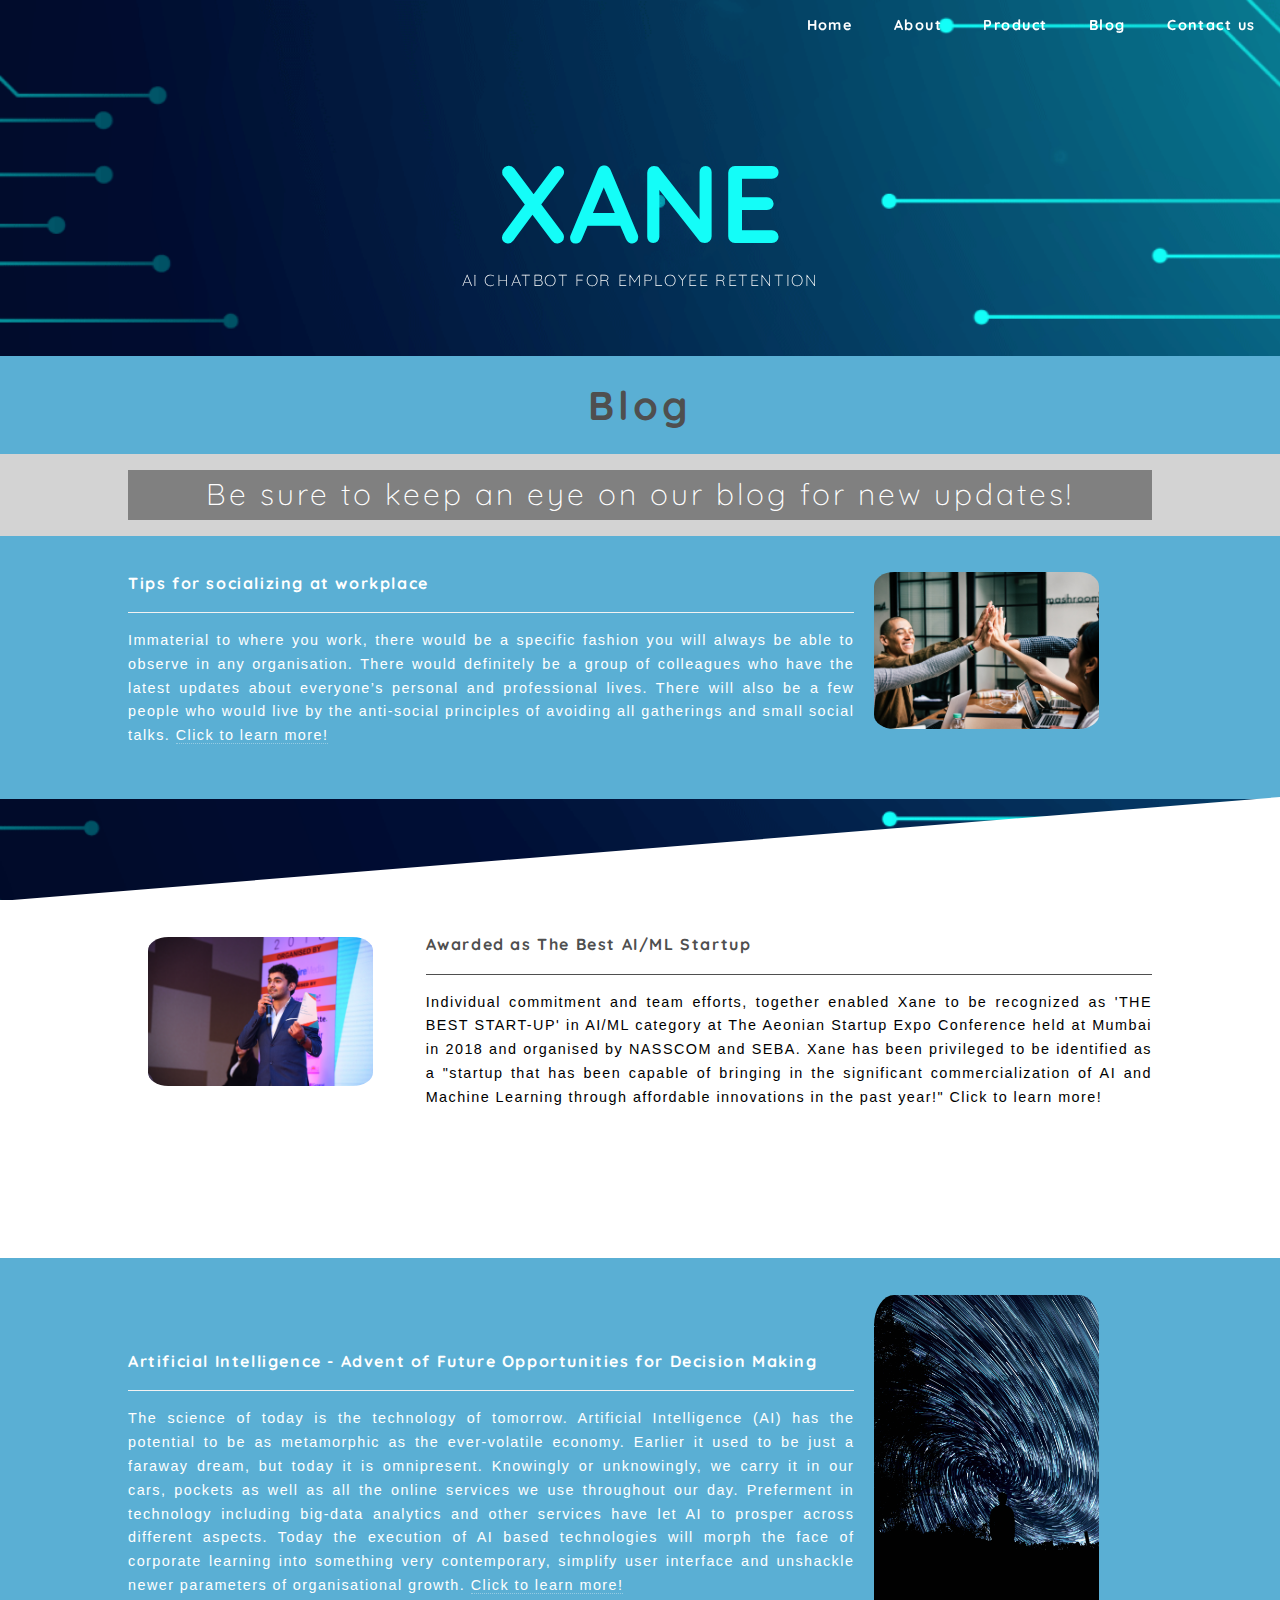
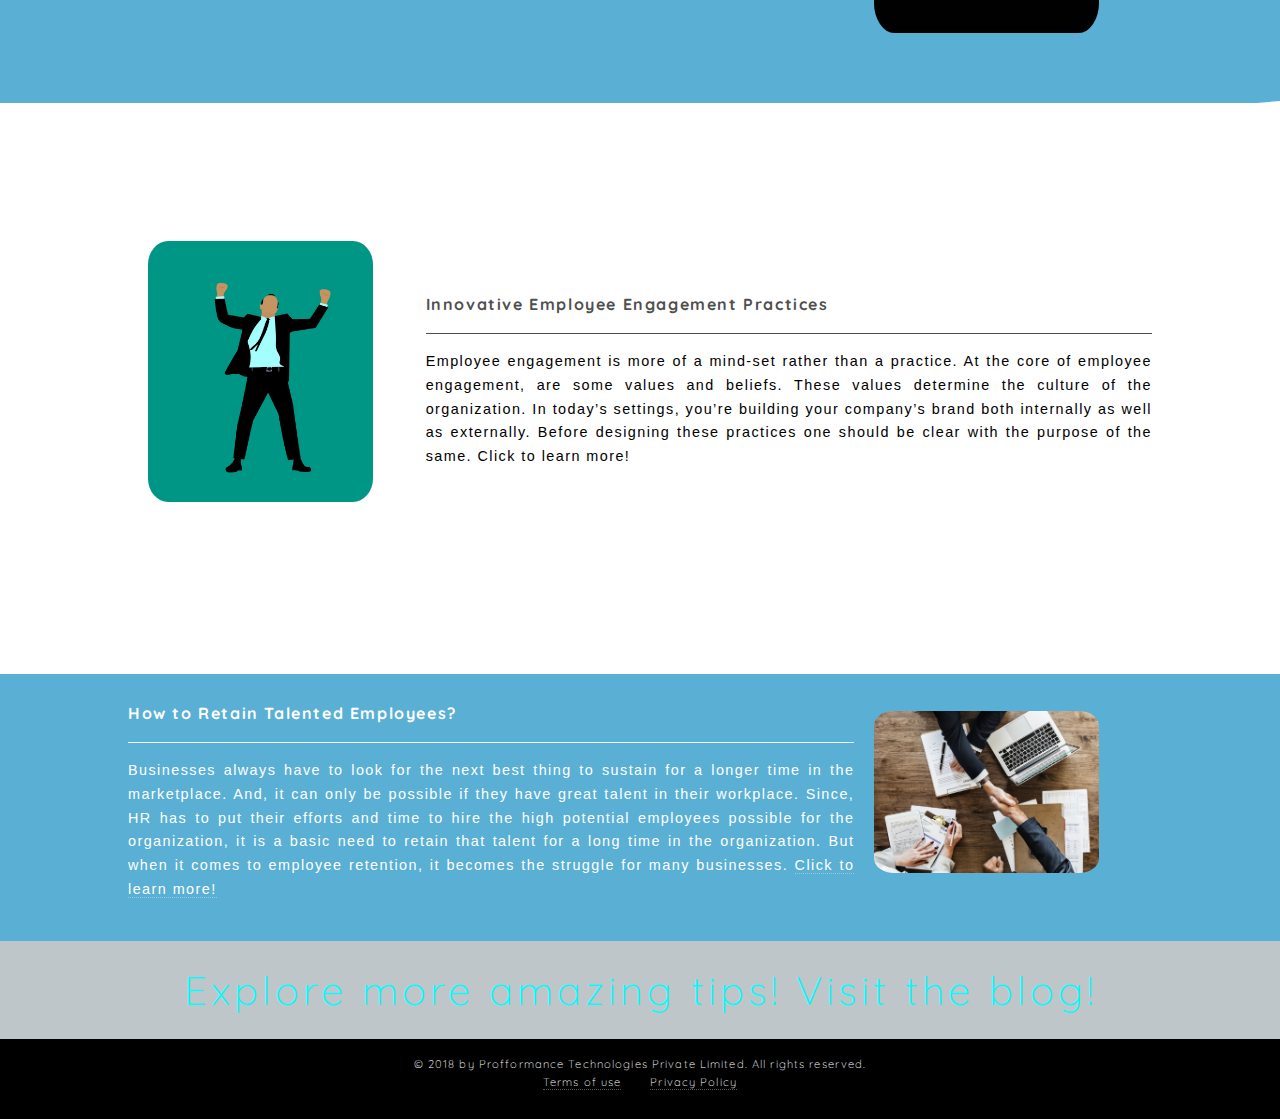
<file: blog.html>
<!DOCTYPE HTML>
<html>

<head>
    <title>Xane</title>
    <meta name="theme-color" content="#3C97BF">
    <meta charset="utf-8" />
    <meta name="viewport" content="width=device-width, initial-scale=1" />
    <link rel="stylesheet" href="assets/css/main.css" />
    <link rel="shortcut icon" type="image/x-icon" href="images/favicon.ico">
</head>

<body>
    <!-- Page Wrapper -->
    <div id="page-wrapper">
        <!-- Header -->
        <header id="header" class="alt">
            <h1><a href="index.html">Xane.ai</a></h1>
            <nav id="nav">
                <a class="disappear" href="#menu">Menu</a>
                <ul class="links">
                    <li><a href="index.html">Home</a></li>
                    <li><a href="about.html">About</a></li>
                    <li><a href="product.html">Product</a></li>
                    <li><a href="blog.html">Blog</a></li>
                    <li><a href="contact.html">Contact us</a></li>
                </ul>
            </nav>
        </header>
        <!-- Menu -->
        <nav id="menu">
            <div class="inner">
                <h2>Menu</h2>
                <ul class="links">
                    <li><a href="index.html">Home</a></li>
                    <li><a href="about.html">About</a></li>
                    <li><a href="product.html">Product</a></li>
                    <li><a href="blog.html">Blog</a></li>
                    <li><a href="contact.html">Contact us</a></li>
                </ul>
                <a href="#" class="close">Close</a>
            </div>
        </nav>
        <!-- Banner -->
        <section id="banner">
            <div class="inner">
                <!--							<div class="logo"><span class="icon fa-diamond"></span></div>-->
                <h2 style="font-weight: 700;">XANE</h2>
                <p>AI Chatbot for Employee Retention</p>
            </div>
        </section>
        <!-- Wrapper -->
        <section id="wrapper">
            <!-- DivA -->
            <!-- DivA -->
            <!-- DivA -->
            <!-- DivA -->
            <section id="one" class="wrapper spotlight divA divB blue">
                <div class="inner" style="padding: 1em 1.5em 1em 1.5em">
                    <div class="content">
                        <h2 style="text-align: center; margin: 0px; font-weight: bold;" class="h2mod">Blog</h2>
                    </div>
                </div>
            </section>
            <!-- DivA -->
            <section id="one" class="wrapper spotlight divA divB"  style="background-color: lightgray">
                <div class="inner">
                    <div class="content">
                        <h2 style="text-align: center; font-size: 30px; margin-bottom: 0px; background-color: gray; color: white">Be sure to keep an eye on our blog for new updates!</h2>
                    </div>
                </div>
            </section>
            <!-- One -->
            <section id="two" class="wrapper alt spotlight style2 first">
                <div class="inner">
                    <a href="#" class="image"><img src="images/blog/b11.jpg" alt="" style="margin: 20px 20px;     border-radius: 9%;
    width: 90%;" /></a>
                    <div class="content">
                        <h2 class="major">Tips for socializing at workplace</h2>
                        <h3 style="text-align: justify;font-family: 'Arial'">Immaterial to where you work, there would be a specific fashion you will always be able to observe in any organisation. There would definitely be a group of colleagues who have the latest updates about everyone’s personal and professional lives. There will also be a few people who would live by the anti-social principles of avoiding all gatherings and small social talks. <a href="b1.html">Click to learn more!</a></h3>
                    </div>
                </div>
            </section>
            <!-- Two -->
            <section id="one" class="wrapper spotlight style1">
                <div class="inner">
                    <a href="#" class="image"><img src="images/blog/b22.jpg" alt="" style="margin: 20px 20px;     border-radius: 9%;
    width: 90%;" /></a>
                    <div class="content">
                        <h2 class="major">Awarded as The Best AI/ML Startup</h2>
                        <h3 style="text-align: justify; color: black;font-family: 'Arial'">Individual commitment and team efforts, together enabled Xane to be recognized as 'THE BEST START-UP' in AI/ML category at The Aeonian Startup Expo Conference held at Mumbai in 2018 and organised by NASSCOM and SEBA. Xane has been privileged to be identified as a "startup that has been capable of bringing in the significant commercialization of AI and Machine Learning through affordable innovations in the past year!" <a href="b2.html">Click to learn more!</a></h3>
                    </div>
                </div>
            </section>
            <!-- Three -->
            <section id="two" class="wrapper alt spotlight style2">
                <div class="inner">
                    <a href="#" class="image"><img src="images/blog/b31.jpg" alt="" style="margin: 20px 20px;     border-radius: 9%;
    width: 90%;" /></a>
                    <div class="content">
                        <h2 class="major">Artificial Intelligence - Advent of Future Opportunities for Decision Making</h2>
                        <h3 style="text-align: justify;font-family: 'Arial'">The science of today is the technology of tomorrow. Artificial Intelligence (AI) has the potential to be as metamorphic as the ever-volatile economy. Earlier it used to be just a faraway dream, but today it is omnipresent. Knowingly or unknowingly, we carry it in our cars, pockets as well as all the online services we use throughout our day. Preferment in technology including big-data analytics and other services have let AI to prosper across different aspects. 
Today the execution of AI based technologies will morph the face of corporate learning into something very contemporary, simplify user interface and unshackle newer parameters of organisational growth.  <a href="b3.html">Click to learn more!</a></h3>
                    </div>
                </div>
            </section>
            <!-- Four -->
            <section id="one" class="wrapper spotlight style1">
                <div class="inner">
                    <a href="#" class="image"><img src="images/blog/b43.jpg" alt="" style="margin: 20px 20px;     border-radius: 9%;
    width: 90%;" /></a>
                    <div class="content">
                        <h2 class="major">Innovative Employee Engagement Practices</h2>
                        <h3 style="text-align: justify; color: black;font-family: 'Arial'">Employee engagement is more of a mind-set rather than a practice. At the core of employee engagement, are some values and beliefs. These values determine the culture of the organization. In today’s settings, you’re building your company’s brand both internally as well as externally. Before designing these practices one should be clear with the purpose of the same. <a href="b4.html">Click to learn more!</a></h3>
                    </div>
                </div>
            </section>
            <!-- Five -->
            <section id="two" class="wrapper alt spotlight style2 last">
                <div class="inner">
                    <a href="#" class="image"><img src="images/blog/b52.jpg" alt="" style="margin: 20px 20px;     border-radius: 9%;
    width: 90%;" /></a>
                    <div class="content">
                        <h2 class="major">How to Retain Talented Employees?</h2>
                        <h3 style=" text-align: justify;font-family: 'Arial'">Businesses always have to look for the next best thing to sustain for a longer time in the marketplace. And, it can only be possible if they have great talent in their workplace. Since, HR has to put their efforts and time to hire the high potential employees possible for the organization, it is a basic need to retain that talent for a long time in the organization. But when it comes to employee retention, it becomes the struggle for many businesses. <a href="b5.html">Click to learn more!</a></h3>
                    </div>
                </div>
            </section>
            <section id="one" class="wrapper spotlight divA divB blue" style="background-color: #4c626b5c">
                <div class="inner" style="padding: 1em 1.5em 1em 1.5em">
                    <div class="content">
                        <h2 style="text-align: center; margin: 0px; color: #00fdff" class="h2mod"><a href="https://www.xane.ai/blog" style="border-bottom: 0px;">Explore more amazing tips! Visit the blog!</a></h2>
                    </div>
                </div>
            </section>
            <section id="one" class="wrapper spotlight divA divB" style="background: black">
                <div class="inner">
                    <div class="content">
                        <h5 style="color: white; text-align: center;">© 2018 by Profformance Technologies Private Limited. All rights reserved.<br><a href="Terms_of_use.pdf">Terms of use</a>&nbsp;&nbsp;&nbsp;&nbsp;&nbsp;&nbsp;&nbsp;<a href="Privacy_policy.pdf">Privacy Policy</a></h5>
                    </div>
                </div>
            </section>
        </section>
        <!-- Scripts -->
        <script src="assets/js/skel.min.js"></script>
        <script src="assets/js/jquery.min.js"></script>
        <script src="assets/js/jquery.scrollex.min.js"></script>
        <script src="assets/js/util.js"></script>
        <!--[if lte IE 8]><script src="/items/demos_assets/respond.min.js"></script><![endif]-->
        <script src="assets/js/main.js"></script>
</body>

</html>
</file>
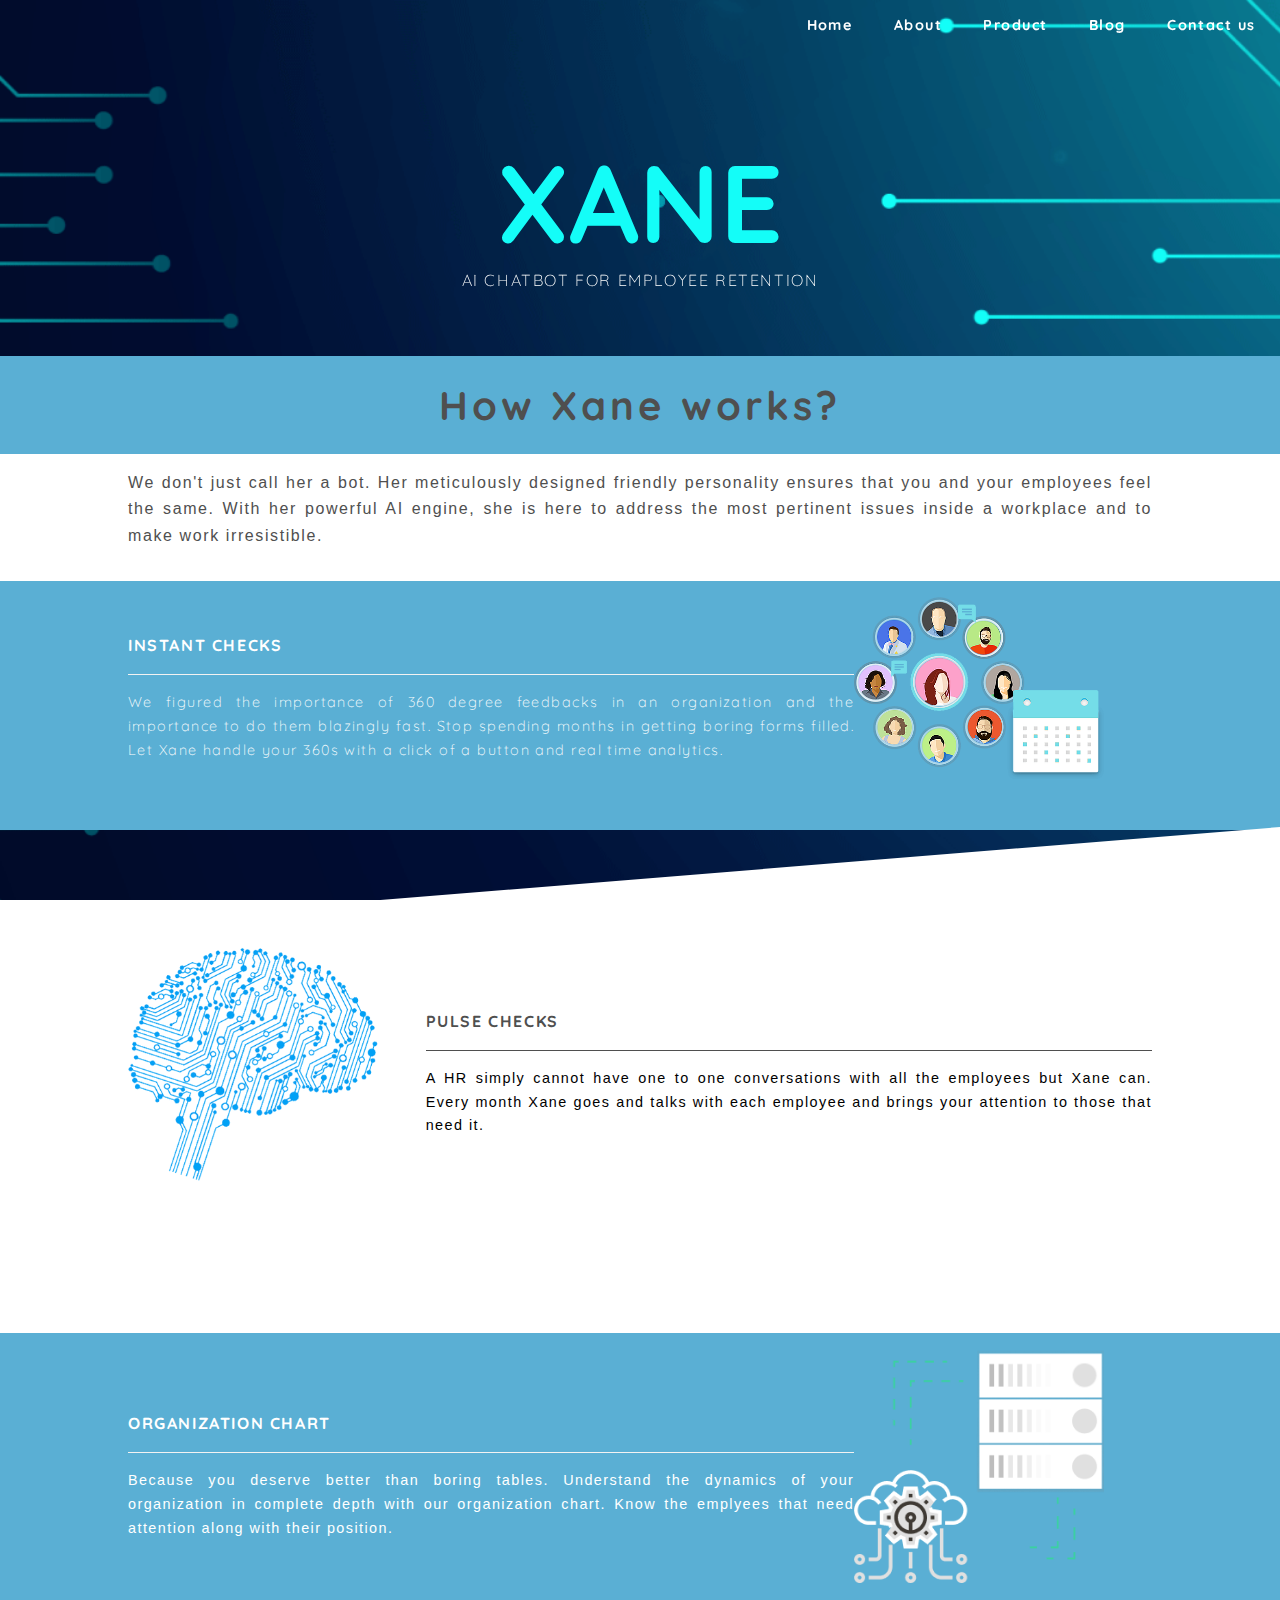
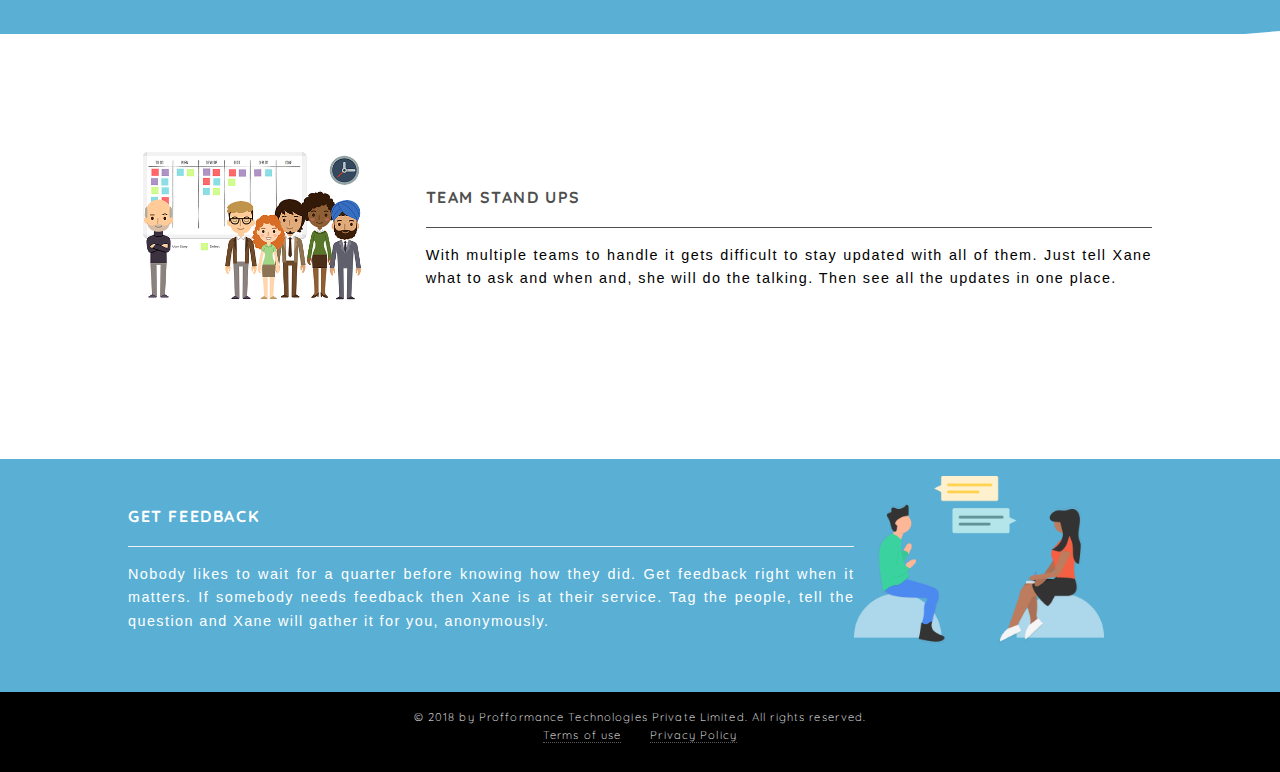
<file: product.html>
<!DOCTYPE HTML>
<html>
	
<head>
		<title>Xane</title>
	<meta name="theme-color" content="#3C97BF">
		<meta charset="utf-8" />
		<meta name="viewport" content="width=device-width, initial-scale=1" />
		<link rel="stylesheet" href="assets/css/main.css" />
		<link rel="shortcut icon" type="image/x-icon" href="images/favicon.ico">
	</head>
	<body>

		<!-- Page Wrapper -->
			<div id="page-wrapper">

				<!-- Header -->
					<header id="header" class="alt">
						<h1><a href="index.html">Xane.ai</a></h1>
						<nav id="nav">
                            <a class="disappear" href="#menu">Menu</a>
							<ul class="links">
                                <li><a href="index.html">Home</a></li>
								<li><a href="about.html">About</a></li>
								<li><a href="product.html">Product</a></li>
								<li><a href="blog.html">Blog</a></li>
								<li><a href="contact.html">Contact us</a></li>
							</ul>
						</nav>
					</header>
                
				<!-- Menu -->
					<nav id="menu">
						<div class="inner">
							<h2>Menu</h2>
							<ul class="links">
								<li><a href="index.html">Home</a></li>
								<li><a href="about.html">About</a></li>
								<li><a href="product.html">Product</a></li>
								<li><a href="blog.html">Blog</a></li>
								<li><a href="contact.html">Contact us</a></li>
							</ul>
							<a href="#" class="close">Close</a>
						</div>
					</nav>

				<!-- Banner -->
					<section id="banner">
						<div class="inner">
<!--							<div class="logo"><span class="icon fa-diamond"></span></div>-->
							<h2 style="font-weight: 700;">XANE</h2>
							<p>AI Chatbot for Employee Retention</p>
						</div>
					</section>

				<!-- Wrapper -->
					<section id="wrapper">

						<!-- DivA -->
						<!-- DivA -->

						<!-- DivA -->
						<!-- DivA -->
							<section id="one" class="wrapper spotlight divA divB blue">
								<div class="inner" style="padding: 1em 1.5em 1em 1.5em">
									<div class="content">
										<h2 style="text-align: center; margin: 0px;font-weight: bold;" class="h2mod">How Xane works?</h2>
									</div>
                                    
								</div>
							</section>

						<!-- DivA -->
							<section id="one" class="wrapper spotlight divA divB">
								<div class="inner">
									<div class="content">
										<h2 style="text-align: justify;font-family: 'Arial'">We don't just call her a bot. Her meticulously designed friendly personality ensures that you and your employees feel the same. With her powerful AI engine, she is here to address the most pertinent issues inside a workplace and to make work irresistible.</h2>
									</div>
                                    
								</div>
							</section>

						<!-- One -->
							<section id="two" class="wrapper alt spotlight style2 first">
								<div class="inner">
									<a href="#" class="image"><img src="product/1.jpg" alt="" /></a>
									<div class="content">
										<h2 class="major">INSTANT CHECKS</h2>
										<h3 style="text-align: justify;">We figured the importance of 360 degree feedbacks in an organization and the importance to do them blazingly fast. Stop spending months in getting boring forms filled. Let Xane handle your 360s with a click of a button and real time analytics.</h3>
									</div>
								</div>
							</section>

						<!-- Two -->
							<section id="one" class="wrapper spotlight style1">
								<div class="inner">
									<a href="#" class="image"><img src="product/2.jpg" alt="" /></a>
									<div class="content">
										<h2 class="major">PULSE CHECKS</h2>
										<h3 style="text-align: justify; color: black;font-family: 'Arial'">A HR simply cannot have one to one conversations with all the employees but Xane can. Every month Xane goes and talks with each employee and brings your attention to those that need it.</h3>
									</div>
								</div>
							</section>

						<!-- Three -->
							<section id="two" class="wrapper alt spotlight style2">
								<div class="inner">
									<a href="#" class="image"><img src="images/pic03.jpg" alt="" /></a>
									<div class="content">
										<h2 class="major">ORGANIZATION CHART</h2>
										<h3 style="text-align: justify;font-family: 'Arial'">Because you deserve better than boring tables. Understand the dynamics of your organization in complete depth with our organization chart. Know the emplyees that need attention along with their position.</h3>
									</div>
								</div>
							</section>

						<!-- Four -->
							<section id="one" class="wrapper spotlight style1">
								<div class="inner">
									<a href="#" class="image"><img src="product/3.jpg" alt="" /></a>
									<div class="content">
										<h2 class="major">TEAM STAND UPS</h2>
										<h3 style="text-align: justify; color: black;font-family: 'Arial'">With multiple teams to handle it gets difficult to stay updated with all of them. Just tell Xane what to ask and when and, she will do the talking. Then see all the updates in one place.</h3>
									</div>
								</div>
							</section>
                        
						<!-- Five -->
							<section id="two" class="wrapper alt spotlight style2 last">
								<div class="inner">
									<a href="#" class="image"><img src="images/pic01.jpg" style="outline: transparent solid 10px; object-fit: cover;" alt="" /></a>
									<div class="content">
										<h2 class="major">GET FEEDBACK</h2>
										<h3 style=" text-align: justify;font-family: 'Arial'">Nobody likes to wait for a quarter before knowing how they did. Get feedback right when it matters. If somebody needs feedback then Xane is at their service. Tag the people, tell the question and Xane will gather it for you, anonymously.</h3>    
									</div>
								</div>
							</section>

							<section id="one" class="wrapper spotlight divA divB" style="background: black">
            <div class="inner">
                <div class="content">
                    <h5 style="color: white; text-align: center;">© 2018 by Profformance Technologies Private Limited. All rights reserved.<br><a href="Terms_of_use.pdf">Terms of use</a>&nbsp;&nbsp;&nbsp;&nbsp;&nbsp;&nbsp;&nbsp;<a href="Privacy_policy.pdf">Privacy Policy</a></h5>
                </div>
            </div>
        </section>

					</section>
					
		<!-- Scripts -->
			<script src="assets/js/skel.min.js"></script>
			<script src="assets/js/jquery.min.js"></script>
			<script src="assets/js/jquery.scrollex.min.js"></script>
			<script src="assets/js/util.js"></script>
			<!--[if lte IE 8]><script src="/items/demos_assets/respond.min.js"></script><![endif]-->
			<script src="assets/js/main.js"></script>

	</body>
</html>
</file>
<file: assets/css/main.css>
@import url('https://cdnjs.cloudflare.com/ajax/libs/font-awesome/4.7.0/css/font-awesome.min.css');
@import url('https://fonts.googleapis.com/css?family=Quicksand:300,400,500,700&subset=latin-ext,vietnamese');
@import url('https://fonts.googleapis.com/css?family=Open+Sans');



/*Shifted from _body_*/


/* body {
        background-attachment: fixed;
        background-position: center;
        background-repeat: no-repeat;
    } */

@media screen and (min-width:501px) {
    body {
        background-image: url("xane_mdlg.gif");
        background-size: cover;
        background-attachment: fixed;
        background-position: center;
        background-repeat: no-repeat;
    }
}

.postout {
    margin: 10px;
    width: 300px;
    height: auto;

    background: #FFFFFF;
    box-shadow: 0px 4px 4px rgba(0, 0, 0, 0.25);
    display: inline-block;
}

.inner h1{
    font-weight: bold;
}

.cl1 {
    width: 280px;
    height: 220px
}


@media screen and (max-width: 500px) {
    .h2mod {
        font-size: 20px;
    }
    .padd {
        padding: 1em 1.5em 1em 1.5em
    }
}

@media screen and (min-width: 501px) {
    .h2mod {
        font-size: 40px;
    }
}

@media screen and (max-width:500px) {

    body {
        background-image: url("xane_mob.gif");
        background-size: 360px 740px;
        background-attachment: none;
        background-position: none;
        background-repeat: no-repeat;
    }
}



/* Reset */

html,
body,
div,
span,
applet,
object,
iframe,
h1,
h2,
h3,
h4,
h5,
h6,
p,
blockquote,
pre,
a,
abbr,
acronym,
address,
big,
cite,
code,
del,
dfn,
em,
img,
ins,
kbd,
q,
s,
samp,
small,
strike,
strong,
sub,
sup,
tt,
var,
b,
u,
i,
center,
dl,
dt,
dd,
ol,
ul,
li,
fieldset,
form,
label,
legend,
table,
caption,
tbody,
tfoot,
thead,
tr,
th,
td,
article,
aside,
canvas,
details,
embed,
figure,
figcaption,
footer,
header,
hgroup,
menu,
nav,
output,
ruby,
section,
summary,
time,
mark,
audio,
video {
    margin: 0;
    padding: 0;
    border: 0;
    font-size: 100%;
    font: inherit;
    vertical-align: baseline;
}

article,
aside,
details,
figcaption,
figure,
footer,
header,
hgroup,
menu,
nav,
section {
    display: block;
}

body {
    line-height: 1;
}

ol,
ul {
    list-style: none;
}

blockquote,
q {
    quotes: none;
}

blockquote:before,
blockquote:after,
q:before,
q:after {
    content: '';
    content: none;
}

table {
    border-collapse: collapse;
    border-spacing: 0;
}

body {
    -webkit-text-size-adjust: none;
}



/* Box Model */

*,
*:before,
*:after {
    -moz-box-sizing: border-box;
    -webkit-box-sizing: border-box;
    box-sizing: border-box;
}



/* Grid */

.row {
    border-bottom: solid 1px transparent;
    -moz-box-sizing: border-box;
    -webkit-box-sizing: border-box;
    box-sizing: border-box;
}

.row>* {
    float: left;
    -moz-box-sizing: border-box;
    -webkit-box-sizing: border-box;
    box-sizing: border-box;
}

.row:after,
.row:before {
    content: '';
    display: block;
    clear: both;
    height: 0;
}

.row.uniform>*> :first-child {
    margin-top: 0;
}

.row.uniform>*> :last-child {
    margin-bottom: 0;
}

.row.\30 \25>* {
    padding: 0 0 0 0em;
}

.row.\30 \25 {
    margin: 0 0 -1px 0em;
}

.row.uniform.\30 \25>* {
    padding: 0em 0 0 0em;
}

.row.uniform.\30 \25 {
    margin: 0em 0 -1px 0em;
}

.row>* {
    padding: 0 0 0 1.75em;
}

.row {
    margin: 0 0 -1px -1.75em;
}

.row.uniform>* {
    padding: 1.75em 0 0 1.75em;
}

.row.uniform {
    margin: -1.75em 0 -1px -1.75em;
}

.row.\32 00\25>* {
    padding: 0 0 0 3.5em;
}

.row.\32 00\25 {
    margin: 0 0 -1px -3.5em;
}

.row.uniform.\32 00\25>* {
    padding: 3.5em 0 0 3.5em;
}

.row.uniform.\32 00\25 {
    margin: -3.5em 0 -1px -3.5em;
}

.row.\31 50\25>* {
    padding: 0 0 0 2.625em;
}

.row.\31 50\25 {
    margin: 0 0 -1px -2.625em;
}

.row.uniform.\31 50\25>* {
    padding: 2.625em 0 0 2.625em;
}

.row.uniform.\31 50\25 {
    margin: -2.625em 0 -1px -2.625em;
}

.row.\35 0\25>* {
    padding: 0 0 0 0.875em;
}

.row.\35 0\25 {
    margin: 0 0 -1px -0.875em;
}

.row.uniform.\35 0\25>* {
    padding: 0.875em 0 0 0.875em;
}

.row.uniform.\35 0\25 {
    margin: -0.875em 0 -1px -0.875em;
}

.row.\32 5\25>* {
    padding: 0 0 0 0.4375em;
}

.row.\32 5\25 {
    margin: 0 0 -1px -0.4375em;
}

.row.uniform.\32 5\25>* {
    padding: 0.4375em 0 0 0.4375em;
}

.row.uniform.\32 5\25 {
    margin: -0.4375em 0 -1px -0.4375em;
}

.\31 2u,
.\31 2u\24 {
    width: 100%;
    clear: none;
    margin-left: 0;
}

.\31 1u,
.\31 1u\24 {
    width: 91.6666666667%;
    clear: none;
    margin-left: 0;
}

.\31 0u,
.\31 0u\24 {
    width: 83.3333333333%;
    clear: none;
    margin-left: 0;
}

.\39 u,
.\39 u\24 {
    width: 75%;
    clear: none;
    margin-left: 0;
}

.\38 u,
.\38 u\24 {
    width: 66.6666666667%;
    clear: none;
    margin-left: 0;
}

.\37 u,
.\37 u\24 {
    width: 58.3333333333%;
    clear: none;
    margin-left: 0;
}

.\36 u,
.\36 u\24 {
    width: 50%;
    clear: none;
    margin-left: 0;
}

.\35 u,
.\35 u\24 {
    width: 41.6666666667%;
    clear: none;
    margin-left: 0;
}

.\34 u,
.\34 u\24 {
    width: 33.3333333333%;
    clear: none;
    margin-left: 0;
}

.\33 u,
.\33 u\24 {
    width: 25%;
    clear: none;
    margin-left: 0;
}

.\32 u,
.\32 u\24 {
    width: 16.6666666667%;
    clear: none;
    margin-left: 0;
}

.\31 u,
.\31 u\24 {
    width: 8.3333333333%;
    clear: none;
    margin-left: 0;
}

.\31 2u\24+*,
.\31 1u\24+*,
.\31 0u\24+*,
.\39 u\24+*,
.\38 u\24+*,
.\37 u\24+*,
.\36 u\24+*,
.\35 u\24+*,
.\34 u\24+*,
.\33 u\24+*,
.\32 u\24+*,
.\31 u\24+* {
    clear: left;
}

.\-11u {
    margin-left: 91.66667%;
}

.\-10u {
    margin-left: 83.33333%;
}

.\-9u {
    margin-left: 75%;
}

.\-8u {
    margin-left: 66.66667%;
}

.\-7u {
    margin-left: 58.33333%;
}

.\-6u {
    margin-left: 50%;
}

.\-5u {
    margin-left: 41.66667%;
}

.\-4u {
    margin-left: 33.33333%;
}

.\-3u {
    margin-left: 25%;
}

.\-2u {
    margin-left: 16.66667%;
}

.\-1u {
    margin-left: 8.33333%;
}

@media screen and (max-width: 1680px) {
    .wrapper.spotlight.tp {
        top: 8em;
    }

    .row>* {
        padding: 0 0 0 1.75em;
    }

    .row {
        margin: 0 0 -1px -1.75em;
    }

    .row.uniform>* {
        padding: 1.75em 0 0 1.75em;
    }

    .row.uniform {
        margin: -1.75em 0 -1px -1.75em;
    }

    .row.\32 00\25>* {
        padding: 0 0 0 3.5em;
    }

    .row.\32 00\25 {
        margin: 0 0 -1px -3.5em;
    }

    .row.uniform.\32 00\25>* {
        padding: 3.5em 0 0 3.5em;
    }

    .row.uniform.\32 00\25 {
        margin: -3.5em 0 -1px -3.5em;
    }

    .row.\31 50\25>* {
        padding: 0 0 0 2.625em;
    }

    .row.\31 50\25 {
        margin: 0 0 -1px -2.625em;
    }

    .row.uniform.\31 50\25>* {
        padding: 2.625em 0 0 2.625em;
    }

    .row.uniform.\31 50\25 {
        margin: -2.625em 0 -1px -2.625em;
    }

    .row.\35 0\25>* {
        padding: 0 0 0 0.875em;
    }

    .row.\35 0\25 {
        margin: 0 0 -1px -0.875em;
    }

    .row.uniform.\35 0\25>* {
        padding: 0.875em 0 0 0.875em;
    }

    .row.uniform.\35 0\25 {
        margin: -0.875em 0 -1px -0.875em;
    }

    .row.\32 5\25>* {
        padding: 0 0 0 0.4375em;
    }

    .row.\32 5\25 {
        margin: 0 0 -1px -0.4375em;
    }

    .row.uniform.\32 5\25>* {
        padding: 0.4375em 0 0 0.4375em;
    }

    .row.uniform.\32 5\25 {
        margin: -0.4375em 0 -1px -0.4375em;
    }

    .\31 2u\28xlarge\29,
    .\31 2u\24\28xlarge\29 {
        width: 100%;
        clear: none;
        margin-left: 0;
    }

    .\31 1u\28xlarge\29,
    .\31 1u\24\28xlarge\29 {
        width: 91.6666666667%;
        clear: none;
        margin-left: 0;
    }

    .\31 0u\28xlarge\29,
    .\31 0u\24\28xlarge\29 {
        width: 83.3333333333%;
        clear: none;
        margin-left: 0;
    }

    .\39 u\28xlarge\29,
    .\39 u\24\28xlarge\29 {
        width: 75%;
        clear: none;
        margin-left: 0;
    }

    .\38 u\28xlarge\29,
    .\38 u\24\28xlarge\29 {
        width: 66.6666666667%;
        clear: none;
        margin-left: 0;
    }

    .\37 u\28xlarge\29,
    .\37 u\24\28xlarge\29 {
        width: 58.3333333333%;
        clear: none;
        margin-left: 0;
    }

    .\36 u\28xlarge\29,
    .\36 u\24\28xlarge\29 {
        width: 50%;
        clear: none;
        margin-left: 0;
    }

    .\35 u\28xlarge\29,
    .\35 u\24\28xlarge\29 {
        width: 41.6666666667%;
        clear: none;
        margin-left: 0;
    }

    .\34 u\28xlarge\29,
    .\34 u\24\28xlarge\29 {
        width: 33.3333333333%;
        clear: none;
        margin-left: 0;
    }

    .\33 u\28xlarge\29,
    .\33 u\24\28xlarge\29 {
        width: 25%;
        clear: none;
        margin-left: 0;
    }

    .\32 u\28xlarge\29,
    .\32 u\24\28xlarge\29 {
        width: 16.6666666667%;
        clear: none;
        margin-left: 0;
    }

    .\31 u\28xlarge\29,
    .\31 u\24\28xlarge\29 {
        width: 8.3333333333%;
        clear: none;
        margin-left: 0;
    }

    .\31 2u\24\28xlarge\29+*,
    .\31 1u\24\28xlarge\29+*,
    .\31 0u\24\28xlarge\29+*,
    .\39 u\24\28xlarge\29+*,
    .\38 u\24\28xlarge\29+*,
    .\37 u\24\28xlarge\29+*,
    .\36 u\24\28xlarge\29+*,
    .\35 u\24\28xlarge\29+*,
    .\34 u\24\28xlarge\29+*,
    .\33 u\24\28xlarge\29+*,
    .\32 u\24\28xlarge\29+*,
    .\31 u\24\28xlarge\29+* {
        clear: left;
    }

    .\-11u\28xlarge\29 {
        margin-left: 91.66667%;
    }

    .\-10u\28xlarge\29 {
        margin-left: 83.33333%;
    }

    .\-9u\28xlarge\29 {
        margin-left: 75%;
    }

    .\-8u\28xlarge\29 {
        margin-left: 66.66667%;
    }

    .\-7u\28xlarge\29 {
        margin-left: 58.33333%;
    }

    .\-6u\28xlarge\29 {
        margin-left: 50%;
    }

    .\-5u\28xlarge\29 {
        margin-left: 41.66667%;
    }

    .\-4u\28xlarge\29 {
        margin-left: 33.33333%;
    }

    .\-3u\28xlarge\29 {
        margin-left: 25%;
    }

    .\-2u\28xlarge\29 {
        margin-left: 16.66667%;
    }

    .\-1u\28xlarge\29 {
        margin-left: 8.33333%;
    }
}

@media screen and (max-width: 1280px) {

    .wrapper.spotlight.tp {
        top: 6em;
    }

    .row>* {
        padding: 0 0 0 1.75em;
    }

    .row {
        margin: 0 0 -1px -1.75em;
    }

    .row.uniform>* {
        padding: 1.75em 0 0 1.75em;
    }

    .row.uniform {
        margin: -1.75em 0 -1px -1.75em;
    }

    .row.\32 00\25>* {
        padding: 0 0 0 3.5em;
    }

    .row.\32 00\25 {
        margin: 0 0 -1px -3.5em;
    }

    .row.uniform.\32 00\25>* {
        padding: 3.5em 0 0 3.5em;
    }

    .row.uniform.\32 00\25 {
        margin: -3.5em 0 -1px -3.5em;
    }

    .row.\31 50\25>* {
        padding: 0 0 0 2.625em;
    }

    .row.\31 50\25 {
        margin: 0 0 -1px -2.625em;
    }

    .row.uniform.\31 50\25>* {
        padding: 2.625em 0 0 2.625em;
    }

    .row.uniform.\31 50\25 {
        margin: -2.625em 0 -1px -2.625em;
    }

    .row.\35 0\25>* {
        padding: 0 0 0 0.875em;
    }

    .row.\35 0\25 {
        margin: 0 0 -1px -0.875em;
    }

    .row.uniform.\35 0\25>* {
        padding: 0.875em 0 0 0.875em;
    }

    .row.uniform.\35 0\25 {
        margin: -0.875em 0 -1px -0.875em;
    }

    .row.\32 5\25>* {
        padding: 0 0 0 0.4375em;
    }

    .row.\32 5\25 {
        margin: 0 0 -1px -0.4375em;
    }

    .row.uniform.\32 5\25>* {
        padding: 0.4375em 0 0 0.4375em;
    }

    .row.uniform.\32 5\25 {
        margin: -0.4375em 0 -1px -0.4375em;
    }

    .\31 2u\28large\29,
    .\31 2u\24\28large\29 {
        width: 100%;
        clear: none;
        margin-left: 0;
    }

    .\31 1u\28large\29,
    .\31 1u\24\28large\29 {
        width: 91.6666666667%;
        clear: none;
        margin-left: 0;
    }

    .\31 0u\28large\29,
    .\31 0u\24\28large\29 {
        width: 83.3333333333%;
        clear: none;
        margin-left: 0;
    }

    .\39 u\28large\29,
    .\39 u\24\28large\29 {
        width: 75%;
        clear: none;
        margin-left: 0;
    }

    .\38 u\28large\29,
    .\38 u\24\28large\29 {
        width: 66.6666666667%;
        clear: none;
        margin-left: 0;
    }

    .\37 u\28large\29,
    .\37 u\24\28large\29 {
        width: 58.3333333333%;
        clear: none;
        margin-left: 0;
    }

    .\36 u\28large\29,
    .\36 u\24\28large\29 {
        width: 50%;
        clear: none;
        margin-left: 0;
    }

    .\35 u\28large\29,
    .\35 u\24\28large\29 {
        width: 41.6666666667%;
        clear: none;
        margin-left: 0;
    }

    .\34 u\28large\29,
    .\34 u\24\28large\29 {
        width: 33.3333333333%;
        clear: none;
        margin-left: 0;
    }

    .\33 u\28large\29,
    .\33 u\24\28large\29 {
        width: 25%;
        clear: none;
        margin-left: 0;
    }

    .\32 u\28large\29,
    .\32 u\24\28large\29 {
        width: 16.6666666667%;
        clear: none;
        margin-left: 0;
    }

    .\31 u\28large\29,
    .\31 u\24\28large\29 {
        width: 8.3333333333%;
        clear: none;
        margin-left: 0;
    }

    .\31 2u\24\28large\29+*,
    .\31 1u\24\28large\29+*,
    .\31 0u\24\28large\29+*,
    .\39 u\24\28large\29+*,
    .\38 u\24\28large\29+*,
    .\37 u\24\28large\29+*,
    .\36 u\24\28large\29+*,
    .\35 u\24\28large\29+*,
    .\34 u\24\28large\29+*,
    .\33 u\24\28large\29+*,
    .\32 u\24\28large\29+*,
    .\31 u\24\28large\29+* {
        clear: left;
    }

    .\-11u\28large\29 {
        margin-left: 91.66667%;
    }

    .\-10u\28large\29 {
        margin-left: 83.33333%;
    }

    .\-9u\28large\29 {
        margin-left: 75%;
    }

    .\-8u\28large\29 {
        margin-left: 66.66667%;
    }

    .\-7u\28large\29 {
        margin-left: 58.33333%;
    }

    .\-6u\28large\29 {
        margin-left: 50%;
    }

    .\-5u\28large\29 {
        margin-left: 41.66667%;
    }

    .\-4u\28large\29 {
        margin-left: 33.33333%;
    }

    .\-3u\28large\29 {
        margin-left: 25%;
    }

    .\-2u\28large\29 {
        margin-left: 16.66667%;
    }

    .\-1u\28large\29 {
        margin-left: 8.33333%;
    }
}

@media screen and (max-width: 980px) {
    .wrapper.spotlight.tp {
        top: 5em;
    }

    .row>* {
        padding: 0 0 0 1.75em;
    }

    .row {
        margin: 0 0 -1px -1.75em;
    }

    .row.uniform>* {
        padding: 1.75em 0 0 1.75em;
    }

    .row.uniform {
        margin: -1.75em 0 -1px -1.75em;
    }

    .row.\32 00\25>* {
        padding: 0 0 0 3.5em;
    }

    .row.\32 00\25 {
        margin: 0 0 -1px -3.5em;
    }

    .row.uniform.\32 00\25>* {
        padding: 3.5em 0 0 3.5em;
    }

    .row.uniform.\32 00\25 {
        margin: -3.5em 0 -1px -3.5em;
    }

    .row.\31 50\25>* {
        padding: 0 0 0 2.625em;
    }

    .row.\31 50\25 {
        margin: 0 0 -1px -2.625em;
    }

    .row.uniform.\31 50\25>* {
        padding: 2.625em 0 0 2.625em;
    }

    .row.uniform.\31 50\25 {
        margin: -2.625em 0 -1px -2.625em;
    }

    .row.\35 0\25>* {
        padding: 0 0 0 0.875em;
    }

    .row.\35 0\25 {
        margin: 0 0 -1px -0.875em;
    }

    .row.uniform.\35 0\25>* {
        padding: 0.875em 0 0 0.875em;
    }

    .row.uniform.\35 0\25 {
        margin: -0.875em 0 -1px -0.875em;
    }

    .row.\32 5\25>* {
        padding: 0 0 0 0.4375em;
    }

    .row.\32 5\25 {
        margin: 0 0 -1px -0.4375em;
    }

    .row.uniform.\32 5\25>* {
        padding: 0.4375em 0 0 0.4375em;
    }

    .row.uniform.\32 5\25 {
        margin: -0.4375em 0 -1px -0.4375em;
    }

    .\31 2u\28medium\29,
    .\31 2u\24\28medium\29 {
        width: 100%;
        clear: none;
        margin-left: 0;
    }

    .\31 1u\28medium\29,
    .\31 1u\24\28medium\29 {
        width: 91.6666666667%;
        clear: none;
        margin-left: 0;
    }

    .\31 0u\28medium\29,
    .\31 0u\24\28medium\29 {
        width: 83.3333333333%;
        clear: none;
        margin-left: 0;
    }

    .\39 u\28medium\29,
    .\39 u\24\28medium\29 {
        width: 75%;
        clear: none;
        margin-left: 0;
    }

    .\38 u\28medium\29,
    .\38 u\24\28medium\29 {
        width: 66.6666666667%;
        clear: none;
        margin-left: 0;
    }

    .\37 u\28medium\29,
    .\37 u\24\28medium\29 {
        width: 58.3333333333%;
        clear: none;
        margin-left: 0;
    }

    .\36 u\28medium\29,
    .\36 u\24\28medium\29 {
        width: 50%;
        clear: none;
        margin-left: 0;
    }

    .\35 u\28medium\29,
    .\35 u\24\28medium\29 {
        width: 41.6666666667%;
        clear: none;
        margin-left: 0;
    }

    .\34 u\28medium\29,
    .\34 u\24\28medium\29 {
        width: 33.3333333333%;
        clear: none;
        margin-left: 0;
    }

    .\33 u\28medium\29,
    .\33 u\24\28medium\29 {
        width: 25%;
        clear: none;
        margin-left: 0;
    }

    .\32 u\28medium\29,
    .\32 u\24\28medium\29 {
        width: 16.6666666667%;
        clear: none;
        margin-left: 0;
    }

    .\31 u\28medium\29,
    .\31 u\24\28medium\29 {
        width: 8.3333333333%;
        clear: none;
        margin-left: 0;
    }

    .\31 2u\24\28medium\29+*,
    .\31 1u\24\28medium\29+*,
    .\31 0u\24\28medium\29+*,
    .\39 u\24\28medium\29+*,
    .\38 u\24\28medium\29+*,
    .\37 u\24\28medium\29+*,
    .\36 u\24\28medium\29+*,
    .\35 u\24\28medium\29+*,
    .\34 u\24\28medium\29+*,
    .\33 u\24\28medium\29+*,
    .\32 u\24\28medium\29+*,
    .\31 u\24\28medium\29+* {
        clear: left;
    }

    .\-11u\28medium\29 {
        margin-left: 91.66667%;
    }

    .\-10u\28medium\29 {
        margin-left: 83.33333%;
    }

    .\-9u\28medium\29 {
        margin-left: 75%;
    }

    .\-8u\28medium\29 {
        margin-left: 66.66667%;
    }

    .\-7u\28medium\29 {
        margin-left: 58.33333%;
    }

    .\-6u\28medium\29 {
        margin-left: 50%;
    }

    .\-5u\28medium\29 {
        margin-left: 41.66667%;
    }

    .\-4u\28medium\29 {
        margin-left: 33.33333%;
    }

    .\-3u\28medium\29 {
        margin-left: 25%;
    }

    .\-2u\28medium\29 {
        margin-left: 16.66667%;
    }

    .\-1u\28medium\29 {
        margin-left: 8.33333%;
    }
}

@media screen and (max-width: 736px) {
    .wrapper.spotlight.tp {
        top: 4em;
    }

    .row>* {
        padding: 0 0 0 1.25em;
    }

    .row {
        margin: 0 0 -1px -1.25em;
    }

    .row.uniform>* {
        padding: 1.25em 0 0 1.25em;
    }

    .row.uniform {
        margin: -1.25em 0 -1px -1.25em;
    }

    .row.\32 00\25>* {
        padding: 0 0 0 2.5em;
    }

    .row.\32 00\25 {
        margin: 0 0 -1px -2.5em;
    }

    .row.uniform.\32 00\25>* {
        padding: 2.5em 0 0 2.5em;
    }

    .row.uniform.\32 00\25 {
        margin: -2.5em 0 -1px -2.5em;
    }

    .row.\31 50\25>* {
        padding: 0 0 0 1.875em;
    }

    .row.\31 50\25 {
        margin: 0 0 -1px -1.875em;
    }

    .row.uniform.\31 50\25>* {
        padding: 1.875em 0 0 1.875em;
    }

    .row.uniform.\31 50\25 {
        margin: -1.875em 0 -1px -1.875em;
    }

    .row.\35 0\25>* {
        padding: 0 0 0 0.625em;
    }

    .row.\35 0\25 {
        margin: 0 0 -1px -0.625em;
    }

    .row.uniform.\35 0\25>* {
        padding: 0.625em 0 0 0.625em;
    }

    .row.uniform.\35 0\25 {
        margin: -0.625em 0 -1px -0.625em;
    }

    .row.\32 5\25>* {
        padding: 0 0 0 0.3125em;
    }

    .row.\32 5\25 {
        margin: 0 0 -1px -0.3125em;
    }

    .row.uniform.\32 5\25>* {
        padding: 0.3125em 0 0 0.3125em;
    }

    .row.uniform.\32 5\25 {
        margin: -0.3125em 0 -1px -0.3125em;
    }

    .\31 2u\28small\29,
    .\31 2u\24\28small\29 {
        width: 100%;
        clear: none;
        margin-left: 0;
    }

    .\31 1u\28small\29,
    .\31 1u\24\28small\29 {
        width: 91.6666666667%;
        clear: none;
        margin-left: 0;
    }

    .\31 0u\28small\29,
    .\31 0u\24\28small\29 {
        width: 83.3333333333%;
        clear: none;
        margin-left: 0;
    }

    .\39 u\28small\29,
    .\39 u\24\28small\29 {
        width: 75%;
        clear: none;
        margin-left: 0;
    }

    .\38 u\28small\29,
    .\38 u\24\28small\29 {
        width: 66.6666666667%;
        clear: none;
        margin-left: 0;
    }

    .\37 u\28small\29,
    .\37 u\24\28small\29 {
        width: 58.3333333333%;
        clear: none;
        margin-left: 0;
    }

    .\36 u\28small\29,
    .\36 u\24\28small\29 {
        width: 50%;
        clear: none;
        margin-left: 0;
    }

    .\35 u\28small\29,
    .\35 u\24\28small\29 {
        width: 41.6666666667%;
        clear: none;
        margin-left: 0;
    }

    .\34 u\28small\29,
    .\34 u\24\28small\29 {
        width: 33.3333333333%;
        clear: none;
        margin-left: 0;
    }

    .\33 u\28small\29,
    .\33 u\24\28small\29 {
        width: 25%;
        clear: none;
        margin-left: 0;
    }

    .\32 u\28small\29,
    .\32 u\24\28small\29 {
        width: 16.6666666667%;
        clear: none;
        margin-left: 0;
    }

    .\31 u\28small\29,
    .\31 u\24\28small\29 {
        width: 8.3333333333%;
        clear: none;
        margin-left: 0;
    }

    .\31 2u\24\28small\29+*,
    .\31 1u\24\28small\29+*,
    .\31 0u\24\28small\29+*,
    .\39 u\24\28small\29+*,
    .\38 u\24\28small\29+*,
    .\37 u\24\28small\29+*,
    .\36 u\24\28small\29+*,
    .\35 u\24\28small\29+*,
    .\34 u\24\28small\29+*,
    .\33 u\24\28small\29+*,
    .\32 u\24\28small\29+*,
    .\31 u\24\28small\29+* {
        clear: left;
    }

    .\-11u\28small\29 {
        margin-left: 91.66667%;
    }

    .\-10u\28small\29 {
        margin-left: 83.33333%;
    }

    .\-9u\28small\29 {
        margin-left: 75%;
    }

    .\-8u\28small\29 {
        margin-left: 66.66667%;
    }

    .\-7u\28small\29 {
        margin-left: 58.33333%;
    }

    .\-6u\28small\29 {
        margin-left: 50%;
    }

    .\-5u\28small\29 {
        margin-left: 41.66667%;
    }

    .\-4u\28small\29 {
        margin-left: 33.33333%;
    }

    .\-3u\28small\29 {
        margin-left: 25%;
    }

    .\-2u\28small\29 {
        margin-left: 16.66667%;
    }

    .\-1u\28small\29 {
        margin-left: 8.33333%;
    }
}

@media screen and (max-width: 640px) {
    .wrapper.spotlight.tp {
        top: 4em;
    }

    .row>* {
        padding: 0 0 0 1.25em;
    }

    .row {
        margin: 0 0 -1px -1.25em;
    }

    .row.uniform>* {
        padding: 1.25em 0 0 1.25em;
    }

    .row.uniform {
        margin: -1.25em 0 -1px -1.25em;
    }

    .row.\32 00\25>* {
        padding: 0 0 0 2.5em;
    }

    .row.\32 00\25 {
        margin: 0 0 -1px -2.5em;
    }

    .row.uniform.\32 00\25>* {
        padding: 2.5em 0 0 2.5em;
    }

    .row.uniform.\32 00\25 {
        margin: -2.5em 0 -1px -2.5em;
    }

    .row.\31 50\25>* {
        padding: 0 0 0 1.875em;
    }

    .row.\31 50\25 {
        margin: 0 0 -1px -1.875em;
    }

    .row.uniform.\31 50\25>* {
        padding: 1.875em 0 0 1.875em;
    }

    .row.uniform.\31 50\25 {
        margin: -1.875em 0 -1px -1.875em;
    }

    .row.\35 0\25>* {
        padding: 0 0 0 0.625em;
    }

    .row.\35 0\25 {
        margin: 0 0 -1px -0.625em;
    }

    .row.uniform.\35 0\25>* {
        padding: 0.625em 0 0 0.625em;
    }

    .row.uniform.\35 0\25 {
        margin: -0.625em 0 -1px -0.625em;
    }

    .row.\32 5\25>* {
        padding: 0 0 0 0.3125em;
    }

    .row.\32 5\25 {
        margin: 0 0 -1px -0.3125em;
    }

    .row.uniform.\32 5\25>* {
        padding: 0.3125em 0 0 0.3125em;
    }

    .row.uniform.\32 5\25 {
        margin: -0.3125em 0 -1px -0.3125em;
    }

    .\31 2u\28xsmall\29,
    .\31 2u\24\28xsmall\29 {
        width: 100%;
        clear: none;
        margin-left: 0;
    }

    .\31 1u\28xsmall\29,
    .\31 1u\24\28xsmall\29 {
        width: 91.6666666667%;
        clear: none;
        margin-left: 0;
    }

    .\31 0u\28xsmall\29,
    .\31 0u\24\28xsmall\29 {
        width: 83.3333333333%;
        clear: none;
        margin-left: 0;
    }

    .\39 u\28xsmall\29,
    .\39 u\24\28xsmall\29 {
        width: 75%;
        clear: none;
        margin-left: 0;
    }

    .\38 u\28xsmall\29,
    .\38 u\24\28xsmall\29 {
        width: 66.6666666667%;
        clear: none;
        margin-left: 0;
    }

    .\37 u\28xsmall\29,
    .\37 u\24\28xsmall\29 {
        width: 58.3333333333%;
        clear: none;
        margin-left: 0;
    }

    .\36 u\28xsmall\29,
    .\36 u\24\28xsmall\29 {
        width: 50%;
        clear: none;
        margin-left: 0;
    }

    .\35 u\28xsmall\29,
    .\35 u\24\28xsmall\29 {
        width: 41.6666666667%;
        clear: none;
        margin-left: 0;
    }

    .\34 u\28xsmall\29,
    .\34 u\24\28xsmall\29 {
        width: 33.3333333333%;
        clear: none;
        margin-left: 0;
    }

    .\33 u\28xsmall\29,
    .\33 u\24\28xsmall\29 {
        width: 25%;
        clear: none;
        margin-left: 0;
    }

    .\32 u\28xsmall\29,
    .\32 u\24\28xsmall\29 {
        width: 16.6666666667%;
        clear: none;
        margin-left: 0;
    }

    .\31 u\28xsmall\29,
    .\31 u\24\28xsmall\29 {
        width: 8.3333333333%;
        clear: none;
        margin-left: 0;
    }

    .\31 2u\24\28xsmall\29+*,
    .\31 1u\24\28xsmall\29+*,
    .\31 0u\24\28xsmall\29+*,
    .\39 u\24\28xsmall\29+*,
    .\38 u\24\28xsmall\29+*,
    .\37 u\24\28xsmall\29+*,
    .\36 u\24\28xsmall\29+*,
    .\35 u\24\28xsmall\29+*,
    .\34 u\24\28xsmall\29+*,
    .\33 u\24\28xsmall\29+*,
    .\32 u\24\28xsmall\29+*,
    .\31 u\24\28xsmall\29+* {
        clear: left;
    }

    .\-11u\28xsmall\29 {
        margin-left: 91.66667%;
    }

    .\-10u\28xsmall\29 {
        margin-left: 83.33333%;
    }

    .\-9u\28xsmall\29 {
        margin-left: 75%;
    }

    .\-8u\28xsmall\29 {
        margin-left: 66.66667%;
    }

    .\-7u\28xsmall\29 {
        margin-left: 58.33333%;
    }

    .\-6u\28xsmall\29 {
        margin-left: 50%;
    }

    .\-5u\28xsmall\29 {
        margin-left: 41.66667%;
    }

    .\-4u\28xsmall\29 {
        margin-left: 33.33333%;
    }

    .\-3u\28xsmall\29 {
        margin-left: 25%;
    }

    .\-2u\28xsmall\29 {
        margin-left: 16.66667%;
    }

    .\-1u\28xsmall\29 {
        margin-left: 8.33333%;
    }
}

@media screen and (max-width: 560px) {
    .wrapper.spotlight.tp {
        top: 3em;
    }
}

@media screen and (max-width: 736px) {
    #nav ul {
        display: none;
    }
}

@media screen and (max-width: 400px) {
    .wrapper.spotlight.tp {
        top: 2em;
    }
}

@media screen and (max-width: 360px) {
    .row>* {
        padding: 0 0 0 1.25em;
    }

    .row {
        margin: 0 0 -1px -1.25em;
    }

    .row.uniform>* {
        padding: 1.25em 0 0 1.25em;
    }

    .row.uniform {
        margin: -1.25em 0 -1px -1.25em;
    }

    .row.\32 00\25>* {
        padding: 0 0 0 2.5em;
    }

    .row.\32 00\25 {
        margin: 0 0 -1px -2.5em;
    }

    .row.uniform.\32 00\25>* {
        padding: 2.5em 0 0 2.5em;
    }

    .row.uniform.\32 00\25 {
        margin: -2.5em 0 -1px -2.5em;
    }

    .row.\31 50\25>* {
        padding: 0 0 0 1.875em;
    }

    .row.\31 50\25 {
        margin: 0 0 -1px -1.875em;
    }

    .row.uniform.\31 50\25>* {
        padding: 1.875em 0 0 1.875em;
    }

    .row.uniform.\31 50\25 {
        margin: -1.875em 0 -1px -1.875em;
    }

    .row.\35 0\25>* {
        padding: 0 0 0 0.625em;
    }

    .row.\35 0\25 {
        margin: 0 0 -1px -0.625em;
    }

    .row.uniform.\35 0\25>* {
        padding: 0.625em 0 0 0.625em;
    }

    .row.uniform.\35 0\25 {
        margin: -0.625em 0 -1px -0.625em;
    }

    .row.\32 5\25>* {
        padding: 0 0 0 0.3125em;
    }

    .row.\32 5\25 {
        margin: 0 0 -1px -0.3125em;
    }

    .row.uniform.\32 5\25>* {
        padding: 0.3125em 0 0 0.3125em;
    }

    .row.uniform.\32 5\25 {
        margin: -0.3125em 0 -1px -0.3125em;
    }

    .\31 2u\28xxsmall\29,
    .\31 2u\24\28xxsmall\29 {
        width: 100%;
        clear: none;
        margin-left: 0;
    }

    .\31 1u\28xxsmall\29,
    .\31 1u\24\28xxsmall\29 {
        width: 91.6666666667%;
        clear: none;
        margin-left: 0;
    }

    .\31 0u\28xxsmall\29,
    .\31 0u\24\28xxsmall\29 {
        width: 83.3333333333%;
        clear: none;
        margin-left: 0;
    }

    .\39 u\28xxsmall\29,
    .\39 u\24\28xxsmall\29 {
        width: 75%;
        clear: none;
        margin-left: 0;
    }

    .\38 u\28xxsmall\29,
    .\38 u\24\28xxsmall\29 {
        width: 66.6666666667%;
        clear: none;
        margin-left: 0;
    }

    .\37 u\28xxsmall\29,
    .\37 u\24\28xxsmall\29 {
        width: 58.3333333333%;
        clear: none;
        margin-left: 0;
    }

    .\36 u\28xxsmall\29,
    .\36 u\24\28xxsmall\29 {
        width: 50%;
        clear: none;
        margin-left: 0;
    }

    .\35 u\28xxsmall\29,
    .\35 u\24\28xxsmall\29 {
        width: 41.6666666667%;
        clear: none;
        margin-left: 0;
    }

    .\34 u\28xxsmall\29,
    .\34 u\24\28xxsmall\29 {
        width: 33.3333333333%;
        clear: none;
        margin-left: 0;
    }

    .\33 u\28xxsmall\29,
    .\33 u\24\28xxsmall\29 {
        width: 25%;
        clear: none;
        margin-left: 0;
    }

    .\32 u\28xxsmall\29,
    .\32 u\24\28xxsmall\29 {
        width: 16.6666666667%;
        clear: none;
        margin-left: 0;
    }

    .\31 u\28xxsmall\29,
    .\31 u\24\28xxsmall\29 {
        width: 8.3333333333%;
        clear: none;
        margin-left: 0;
    }

    .\31 2u\24\28xxsmall\29+*,
    .\31 1u\24\28xxsmall\29+*,
    .\31 0u\24\28xxsmall\29+*,
    .\39 u\24\28xxsmall\29+*,
    .\38 u\24\28xxsmall\29+*,
    .\37 u\24\28xxsmall\29+*,
    .\36 u\24\28xxsmall\29+*,
    .\35 u\24\28xxsmall\29+*,
    .\34 u\24\28xxsmall\29+*,
    .\33 u\24\28xxsmall\29+*,
    .\32 u\24\28xxsmall\29+*,
    .\31 u\24\28xxsmall\29+* {
        clear: left;
    }

    .\-11u\28xxsmall\29 {
        margin-left: 91.66667%;
    }

    .\-10u\28xxsmall\29 {
        margin-left: 83.33333%;
    }

    .\-9u\28xxsmall\29 {
        margin-left: 75%;
    }

    .\-8u\28xxsmall\29 {
        margin-left: 66.66667%;
    }

    .\-7u\28xxsmall\29 {
        margin-left: 58.33333%;
    }

    .\-6u\28xxsmall\29 {
        margin-left: 50%;
    }

    .\-5u\28xxsmall\29 {
        margin-left: 41.66667%;
    }

    .\-4u\28xxsmall\29 {
        margin-left: 33.33333%;
    }

    .\-3u\28xxsmall\29 {
        margin-left: 25%;
    }

    .\-2u\28xxsmall\29 {
        margin-left: 16.66667%;
    }

    .\-1u\28xxsmall\29 {
        margin-left: 8.33333%;
    }
}



/* Basic */

@-ms-viewport {
    width: device-width;
}

body {
    -ms-overflow-style: scrollbar;
}

@media screen and (max-width: 640px) {

    html,
    body {
        min-width: 320px;
    }
}



body.is-loading *,
body.is-loading *:before,
body.is-loading *:after {
    -moz-animation: none !important;
    -webkit-animation: none !important;
    -ms-animation: none !important;
    animation: none !important;
    -moz-transition: none !important;
    -webkit-transition: none !important;
    -ms-transition: none !important;
    transition: none !important;
}



/* Type */

body,
input,
select,
textarea {
    color: #ffffff;
    font-family: 'Quicksand', sans-serif;
    font-size: 16.5pt;
    font-weight: 300;
    line-height: 1.65;
}

@media screen and (max-width: 1680px) {

    body,
    input,
    select,
    textarea {
        font-size: 13pt;
    }
}

@media screen and (max-width: 1280px) {

    body,
    input,
    select,
    textarea {
        font-size: 12pt;
    }
}

@media screen and (max-width: 980px) {

    body,
    input,
    select,
    textarea {
        font-size: 12pt;
    }
}

@media screen and (max-width: 736px) {

    body,
    input,
    select,
    textarea {
        font-size: 12pt;
    }
}

@media screen and (max-width: 640px) {

    body,
    input,
    select,
    textarea {
        font-size: 12pt;
    }
}

a {
    -moz-transition: color 0.2s ease-in-out, border-bottom-color 0.2s ease-in-out;
    -webkit-transition: color 0.2s ease-in-out, border-bottom-color 0.2s ease-in-out;
    -ms-transition: color 0.2s ease-in-out, border-bottom-color 0.2s ease-in-out;
    transition: color 0.2s ease-in-out, border-bottom-color 0.2s ease-in-out;
    border-bottom: dotted 1px rgba(255, 255, 255, 0.35);
    color: #ffffff;
    text-decoration: none;
}

a:hover {
    border-bottom-color: transparent;
    color: #ffffff !important;
}

a.special:not(.button) {
    text-decoration: none;
    border-bottom: 0;
    display: block;
    font-family: 'Quicksand', sans-serif;
    font-size: 0.8em;
    font-weight: 700;
    letter-spacing: 0.1em;
    margin: 0 0 2em 0;
    text-transform: uppercase;
}

a.special:not(.button):before {
    -moz-osx-font-smoothing: grayscale;
    -webkit-font-smoothing: antialiased;
    font-family: FontAwesome;
    font-style: normal;
    font-weight: normal;
    text-transform: none !important;
}

a.special:not(.button):before {
    -moz-transition: background-color 0.2s ease-in-out;
    -webkit-transition: background-color 0.2s ease-in-out;
    -ms-transition: background-color 0.2s ease-in-out;
    transition: background-color 0.2s ease-in-out;
    border-radius: 100%;
    border: solid 2px rgba(255, 255, 255, 0.125);
    content: '\f105';
    display: inline-block;
    font-size: 1.25em;
    height: 2em;
    line-height: 1.65em;
    margin-right: 0.85em;
    text-align: center;
    text-indent: 0.15em;
    vertical-align: middle;
    width: 2em;
}

a.special:not(.button):hover:before {
    background-color: rgba(255, 255, 255, 0.025);
}

a.special:not(.button):active:before {
    background-color: rgba(255, 255, 255, 0.075);
}

strong,
b {
    color: #ffffff;
    font-weight: 600;
}

.black {
    color: black;
}

em,
i {
    font-style: italic;
}

p {
    margin: 0 0 2em 0;
}

.textj {
    text-align: justify;
}



@media screen and (max-width: 500px) {
    .content h1 {
        color: #4f4f4f;
        font-size: 1.5em;
        margin: auto 0px;
        text-align: center;
    }
}

@media screen and (min-width: 501px) {
    .content h1 {
        color: #4f4f4f;
        font-size: 4em;
        margin: auto 0px;
        text-align: center;
    }
}

.textcot {
    text-align: center;
    font-family: 'Quicksand', sans-serif;
    margin: 0 2vw 1em 2vw;
    font-size: 24px;
    color: black;
    margin: 0px;
    font-weight: 500;
}

.textccot {
    text-align: center;
    font-family: 'Quicksand', sans-serif;
    margin: 0 2vw 1em 2vw;
    font-size: 16px;
    color: black;
    margin: 0px;
}


@media screen and (max-width: 500px) {

    .content .textc h1 {
        text-align: center;
        font-family: 'Quicksand', sans-serif;
        margin: auto 0px;
        font-size: 20px;
    }
}

@media screen and (min-width: 501px) {

    .content .textc h1 {
        text-align: center;
        font-family: 'Quicksand', sans-serif;
        margin: auto 0px;
        font-size: 20px;
    }
}

.crcl {
    border-radius: 50%
}

.textj {
    font-family: Open Sans;
    font-style: italic;
    font-weight: 600;
    line-height: normal;
    font-size: 32px;
    text-align: center;
    color: ghostwhite;
    margin: 0 2vw 1em 2vw;
}

h1,
h2,
h3,
h4,
h5,
h6 {
    color: #ffffff;
    font-family: 'Quicksand', sans-serif;
    letter-spacing: 0.1em;
    margin: 0 0 1em 0;
}

h1 a,
h2 a,
h3 a,
h4 a,
h5 a,
h6 a {
    color: inherit;
    text-decoration: none;
}

h1 span,
h2 span,
h3 span,
h4 span,
h5 span,
h6 span {
    font-weight: 200;
}

h1.major,
h2.major,
h3.major,
h4.major,
h5.major,
h6.major {
    padding-bottom: 1em;
    border-bottom: solid 1px #f2f2f2;
    font-weight: bold;
}
/*
h2 {
    font-size: 1.2em;
}*/

h3 {
    font-size: 0.9em;
}

h4 {
    font-size: 0.7em;
}

h5 {
    font-size: 0.7em;
}

h6 {
    font-size: 0.7em;
}

@media screen and (max-width: 736px) {

    h2 {
        font-size: 1em;
    }

    h3 {
        font-size: 0.8em;
    }
}

sub {
    font-size: 0.8em;
    position: relative;
    top: 0.5em;
}

sup {
    font-size: 0.8em;
    position: relative;
    top: -0.5em;
}

blockquote {
    border-left: solid 4px rgba(255, 255, 255, 0.125);
    font-style: italic;
    margin: 0 0 2em 0;
    padding: 0.5em 0 0.5em 2em;
}

code {
    background: rgba(255, 255, 255, 0.025);
    border-radius: 5px;
    border: solid 2px rgba(255, 255, 255, 0.125);
    font-family: "Courier New", monospace;
    font-size: 0.9em;
    margin: 0 0.25em;
    padding: 0.25em 0.65em;
}

pre {
    -webkit-overflow-scrolling: touch;
    font-family: "Courier New", monospace;
    font-size: 0.9em;
    margin: 0 0 2em 0;
}

pre code {
    display: block;
    line-height: 1.75em;
    padding: 1em 1.5em;
    overflow-x: auto;
}

hr {
    border: 0;
    border-bottom: solid 2px rgba(255, 255, 255, 0.125);
    margin: 2.5em 0;
}

hr.major {
    margin: 4em 0;
}

.align-left {
    text-align: left;
}

.align-center {
    text-align: center;
}

.align-right {
    text-align: right;
}



/* Section/Article */

section.special,
article.special {
    text-align: center;
}



/* Form */

form {
    margin: 0 0 2em 0;
}

form .field {
    margin: 0 0 2em 0;
}

form .field label {
    margin-top: -1.5em;
}

form .field:first-child label {
    margin-top: 0;
}

form> :last-child {
    margin-bottom: 0;
}

label {
    color: #ffffff;
    display: block;
    font-family: 'Quicksand', sans-serif;
    font-size: 0.8em;
    font-weight: 700;
    letter-spacing: 0.1em;
    margin: 0 0 0.7em 0;
    text-transform: uppercase;
}

input[type="text"],
input[type="password"],
input[type="email"],
input[type="tel"],
select,
textarea {
    -moz-appearance: none;
    -webkit-appearance: none;
    -ms-appearance: none;
    appearance: none;
    background: rgba(255, 255, 255, 0.025);
    border-radius: 5px;
    border: none;
    border: solid 2px rgba(255, 255, 255, 0.125);
    color: inherit;
    display: block;
    outline: 0;
    padding: 0 1em;
    text-decoration: none;
    width: 100%;
}

input[type="text"]:invalid,
input[type="password"]:invalid,
input[type="email"]:invalid,
input[type="tel"]:invalid,
select:invalid,
textarea:invalid {
    box-shadow: none;
}

input[type="text"]:focus,
input[type="password"]:focus,
input[type="email"]:focus,
input[type="tel"]:focus,
select:focus,
textarea:focus {
    border-color: #5b6ba6;
}

.select-wrapper {
    text-decoration: none;
    display: block;
    position: relative;
}

.select-wrapper:before {
    -moz-osx-font-smoothing: grayscale;
    -webkit-font-smoothing: antialiased;
    font-family: FontAwesome;
    font-style: normal;
    font-weight: normal;
    text-transform: none !important;
}

.select-wrapper:before {
    color: rgba(255, 255, 255, 0.125);
    content: '\f078';
    display: block;
    height: 2.75em;
    line-height: 2.75em;
    pointer-events: none;
    position: absolute;
    right: 0;
    text-align: center;
    top: 0;
    width: 2.75em;
}

.select-wrapper select::-ms-expand {
    display: none;
}

select option {
    color: #ffffff;
    background: #2e3141;
}

input[type="text"],
input[type="password"],
input[type="email"],
select {
    height: 2.75em;
}

textarea {
    padding: 0.75em 1em;
}

input[type="checkbox"],
input[type="radio"] {
    -moz-appearance: none;
    -webkit-appearance: none;
    -ms-appearance: none;
    appearance: none;
    display: block;
    float: left;
    margin-right: -2em;
    opacity: 0;
    width: 1em;
    z-index: -1;
}

input[type="checkbox"]+label,
input[type="radio"]+label {
    text-decoration: none;
    color: #ffffff;
    cursor: pointer;
    display: inline-block;
    font-size: 1em;
    font-family: "Source Sans Pro", Helvetica, sans-serif;
    text-transform: none;
    letter-spacing: 0;
    font-weight: 300;
    padding-left: 2.4em;
    padding-right: 0.75em;
    position: relative;
}

input[type="checkbox"]+label:before,
input[type="radio"]+label:before {
    -moz-osx-font-smoothing: grayscale;
    -webkit-font-smoothing: antialiased;
    font-family: FontAwesome;
    font-style: normal;
    font-weight: normal;
    text-transform: none !important;
}

input[type="checkbox"]+label:before,
input[type="radio"]+label:before {
    background: rgba(255, 255, 255, 0.025);
    border-radius: 5px;
    border: solid 2px rgba(255, 255, 255, 0.125);
    content: '';
    display: inline-block;
    height: 1.65em;
    left: 0;
    line-height: 1.58125em;
    position: absolute;
    text-align: center;
    top: 0;
    width: 1.65em;
}

input[type="checkbox"]:checked+label:before,
input[type="radio"]:checked+label:before {
    background: #ffffff;
    border-color: #ffffff;
    content: '\f00c';
    color: #2e3141;
}

input[type="checkbox"]:focus+label:before,
input[type="radio"]:focus+label:before {
    border-color: #4c5c96;
}

input[type="checkbox"]+label:before {
    border-radius: 5px;
}

input[type="radio"]+label:before {
    border-radius: 100%;
}

::-webkit-input-placeholder {
    color: rgba(255, 255, 255, 0.35) !important;
    opacity: 1.0;
}

:-moz-placeholder {
    color: rgba(255, 255, 255, 0.35) !important;
    opacity: 1.0;
}

::-moz-placeholder {
    color: rgba(255, 255, 255, 0.35) !important;
    opacity: 1.0;
}

:-ms-input-placeholder {
    color: rgba(255, 255, 255, 0.35) !important;
    opacity: 1.0;
}

.polyfill-placeholder {
    color: rgba(255, 255, 255, 0.35) !important;
    opacity: 1.0;
}



/* Box */

.box {
    border-radius: 5px;
    border: solid 2px rgba(255, 255, 255, 0.125);
    margin-bottom: 2em;
    padding: 1.5em;
}

.box> :last-child,
.box> :last-child> :last-child,
.box> :last-child> :last-child> :last-child {
    margin-bottom: 0;
}

.box.alt {
    border: 0;
    border-radius: 0;
    padding: 0;
}

.alterimg{ height: ;}


/* Icon */

.icon {
    text-decoration: none;
    border-bottom: none;
    position: relative;
}

.icon:before {
    -moz-osx-font-smoothing: grayscale;
    -webkit-font-smoothing: antialiased;
    font-family: FontAwesome;
    font-style: normal;
    font-weight: normal;
    text-transform: none !important;
}

.icon>.label {
    display: none;
}



/* Image */

.image {
    border-radius: 0px;
    border: 0;
    display: inline-block;
    position: relative;
}

.image img {
    border-radius: 0px;
    display: block;
}

.image.left,
.image.right {
    max-width: 40%;
}

.image.left img,
.image.right img {
    width: 100%;
}

.image.left {
    float: left;
    padding: 0 1.5em 1em 0;
    top: 0.25em;
}

.image.right {
    float: right;
    padding: 0 0 1em 1.5em;
    top: 0.25em;
}

.image.fit {
    display: block;
    margin: 0 0 2em 0;
    width: 100%;
}

.image.fit img {
    width: 100%;
}

.image.main {
    display: block;
    margin: 0 0 3em 0;
    width: 100%;
}

.image.main img {
    width: 100%;
}



/* List */

ol {
    list-style: decimal;
    margin: 0 0 2em 0;
    padding-left: 1.25em;
}

ol li {
    padding-left: 0.25em;
}

ul {
    list-style: disc;
    margin: 0 0 2em 0;
    padding-left: 1em;
}

ul li {
    padding-left: 0.5em;
}

ul.alt {
    list-style: none;
    padding-left: 0;
}

ul.alt li {
    border-top: solid 1px rgba(255, 255, 255, 0.125);
    padding: 0.5em 0;
}

ul.alt li:first-child {
    border-top: 0;
    padding-top: 0;
}

ul.icons {
    cursor: default;
    list-style: none;
    padding-left: 0;
}

ul.icons li {
    display: inline-block;
    padding: 0 1em 0 0;
}

ul.icons li:last-child {
    padding-right: 0;
}

ul.icons li .icon:before {
    font-size: 1.25em;
}

ul.actions {
    cursor: default;
    list-style: none;
    padding-left: 0;
}

ul.actions li {
    display: inline-block;
    padding: 0 1em 0 0;
    vertical-align: middle;
}

ul.actions li:last-child {
    padding-right: 0;
}

ul.actions.small li {
    padding: 0 0.5em 0 0;
}

ul.actions.vertical li {
    display: block;
    padding: 1em 0 0 0;
}

ul.actions.vertical li:first-child {
    padding-top: 0;
}

ul.actions.vertical li>* {
    margin-bottom: 0;
}

ul.actions.vertical.small li {
    padding: 0.5em 0 0 0;
}

ul.actions.vertical.small li:first-child {
    padding-top: 0;
}

ul.actions.fit {
    display: table;
    margin-left: -1em;
    padding: 0;
    table-layout: fixed;
    width: calc(100% + 1em);
}

ul.actions.fit li {
    display: table-cell;
    padding: 0 0 0 1em;
}

ul.actions.fit li>* {
    margin-bottom: 0;
}

ul.actions.fit.small {
    margin-left: -0.5em;
    width: calc(100% + 0.5em);
}

ul.actions.fit.small li {
    padding: 0 0 0 0.5em;
}

@media screen and (max-width: 640px) {

    ul.actions {
        margin: 0 0 2em 0;
    }

    ul.actions li {
        padding: 1em 0 0 0;
        display: block;
        text-align: center;
        width: 100%;
    }

    ul.actions li:first-child {
        padding-top: 0;
    }

    ul.actions li>* {
        width: 100%;
        margin: 0 !important;
    }

    ul.actions.small li {
        padding: 0.5em 0 0 0;
    }

    ul.actions.small li:first-child {
        padding-top: 0;
    }
}

ul.contact {
    list-style: none;
    padding: 0;
}

ul.contact li {
    text-decoration: none;
    margin: 2.5em 0 0 0;
    padding: 0 0 0 3.25em;
    position: relative;
}

ul.contact li:before {
    -moz-osx-font-smoothing: grayscale;
    -webkit-font-smoothing: antialiased;
    font-family: FontAwesome;
    font-style: normal;
    font-weight: normal;
    text-transform: none !important;
}

ul.contact li:before {
    border-radius: 100%;
    border: solid 2px rgba(255, 255, 255, 0.125);
    display: inline-block;
    font-size: 0.8em;
    height: 2.5em;
    left: 0;
    line-height: 2.35em;
    position: absolute;
    text-align: center;
    top: 0;
    width: 2.5em;
}

ul.contact li:first-child {
    margin-top: 0;
}

@media screen and (max-width: 736px) {

    ul.contact li {
        margin: 1.5em 0 0 0;
    }
}

ul.pagination {
    cursor: default;
    list-style: none;
    padding-left: 0;
}

ul.pagination li {
    display: inline-block;
    padding-left: 0;
    vertical-align: middle;
}

ul.pagination li>.page {
    -moz-transition: background-color 0.2s ease-in-out, color 0.2s ease-in-out;
    -webkit-transition: background-color 0.2s ease-in-out, color 0.2s ease-in-out;
    -ms-transition: background-color 0.2s ease-in-out, color 0.2s ease-in-out;
    transition: background-color 0.2s ease-in-out, color 0.2s ease-in-out;
    border-bottom: 0;
    border-radius: 5px;
    display: inline-block;
    height: 1.5em;
    line-height: 1.5em;
    margin: 0 0.125em;
    min-width: 1.5em;
    padding: 0 0.5em;
    text-align: center;
}

ul.pagination li>.page:hover {
    background-color: rgba(255, 255, 255, 0.025);
}

ul.pagination li>.page.active {
    background-color: #4c5c96;
}

ul.pagination li:first-child {
    padding-right: 0.75em;
}

ul.pagination li:last-child {
    padding-left: 0.75em;
}

@media screen and (max-width: 640px) {

    ul.pagination li:nth-child(n+2):nth-last-child(n+2) {
        display: none;
    }

    ul.pagination li .button {
        width: 100%;
    }

    ul.pagination li:first-child {
        width: calc(50% - 2px);
        text-align: left;
        padding-right: 0.325em;
    }

    ul.pagination li:last-child {
        width: calc(50% - 2px);
        text-align: right;
        padding-left: 0.325em;
    }
}

dl {
    margin: 0 0 2em 0;
}

dl dt {
    display: block;
    font-weight: 600;
    margin: 0 0 1em 0;
}

dl dd {
    margin-left: 2em;
}



/* Table */

.table-wrapper {
    -webkit-overflow-scrolling: touch;
    overflow-x: auto;
}

table {
    margin: 0 0 2em 0;
    width: 100%;
}

table tbody tr {
    border: solid 1px rgba(255, 255, 255, 0.125);
    border-left: 0;
    border-right: 0;
}

table tbody tr:nth-child(2n+1) {
    background-color: rgba(255, 255, 255, 0.025);
}

table td {
    padding: 0.75em 0.75em;
}

table th {
    color: #ffffff;
    font-size: 0.9em;
    font-weight: 600;
    padding: 0 0.75em 0.75em 0.75em;
    text-align: left;
}

table thead {
    border-bottom: solid 2px rgba(255, 255, 255, 0.125);
}

table tfoot {
    border-top: solid 2px rgba(255, 255, 255, 0.125);
}

table.alt {
    border-collapse: separate;
}

table.alt tbody tr td {
    border: solid 1px rgba(255, 255, 255, 0.125);
    border-left-width: 0;
    border-top-width: 0;
}

table.alt tbody tr td:first-child {
    border-left-width: 1px;
}

table.alt tbody tr:first-child td {
    border-top-width: 1px;
}

table.alt thead {
    border-bottom: 0;
}

table.alt tfoot {
    border-top: 0;
}



/* Button */

input[type="submit"],
input[type="reset"],
input[type="button"],
button,
.button {
    -moz-appearance: none;
    -webkit-appearance: none;
    -ms-appearance: none;
    appearance: none;
    -moz-transition: background-color 0.2s ease-in-out;
    -webkit-transition: background-color 0.2s ease-in-out;
    -ms-transition: background-color 0.2s ease-in-out;
    transition: background-color 0.2s ease-in-out;
    background-color: transparent;
    border-radius: 5px;
    border: 0;
    box-shadow: inset 0 0 0 2px rgba(255, 255, 255, 0.125);
    color: #ffffff !important;
    cursor: pointer;
    display: inline-block;
    font-family: 'Quicksand', sans-serif;
    font-size: 0.8em;
    font-weight: 700;
    height: 3.75em;
    letter-spacing: 0.1em;
    line-height: 3.75em;
    padding: 0 2.25em;
    text-align: center;
    text-decoration: none;
    text-transform: uppercase;
    white-space: nowrap;
}

input[type="submit"]:hover,
input[type="reset"]:hover,
input[type="button"]:hover,
button:hover,
.button:hover {
    background-color: rgba(255, 255, 255, 0.025);
}

input[type="submit"]:active,
input[type="reset"]:active,
input[type="button"]:active,
button:active,
.button:active {
    background-color: rgba(255, 255, 255, 0.075);
}

input[type="submit"].icon:before,
input[type="reset"].icon:before,
input[type="button"].icon:before,
button.icon:before,
.button.icon:before {
    margin-right: 0.5em;
    color: rgba(255, 255, 255, 0.35);
}

input[type="submit"].special,
input[type="reset"].special,
input[type="button"].special,
button.special,
.button.special {
    background-color: #4c5c96;
    box-shadow: none;
}

input[type="submit"].special:hover,
input[type="reset"].special:hover,
input[type="button"].special:hover,
button.special:hover,
.button.special:hover {
    background-color: #53639e;
}

input[type="submit"].special:active,
input[type="reset"].special:active,
input[type="button"].special:active,
button.special:active,
.button.special:active {
    background-color: #45558d;
}

input[type="submit"].special.icon:before,
input[type="reset"].special.icon:before,
input[type="button"].special.icon:before,
button.special.icon:before,
.button.special.icon:before {
    color: #7985b0;
}

input[type="submit"].fit,
input[type="reset"].fit,
input[type="button"].fit,
button.fit,
.button.fit {
    display: block;
    margin: 0 0 1em 0;
    width: 100%;
}

input[type="submit"].small,
input[type="reset"].small,
input[type="button"].small,
button.small,
.button.small {
    font-size: 0.6em;
}

input[type="submit"].big,
input[type="reset"].big,
input[type="button"].big,
button.big,
.button.big {
    font-size: 1em;
}

input[type="submit"].disabled,
input[type="submit"]:disabled,
input[type="reset"].disabled,
input[type="reset"]:disabled,
input[type="button"].disabled,
input[type="button"]:disabled,
button.disabled,
button:disabled,
.button.disabled,
.button:disabled {
    opacity: 0.25;
}

@media screen and (max-width: 640px) {

    input[type="submit"],
    input[type="reset"],
    input[type="button"],
    button,
    .button {
        padding: 0;
    }
}



/* Features */

.features {
    display: -moz-flex;
    display: -webkit-flex;
    display: -ms-flex;
    display: flex;
    -moz-flex-wrap: wrap;
    -webkit-flex-wrap: wrap;
    -ms-flex-wrap: wrap;
    flex-wrap: wrap;
    margin: 0 0 2em 0;
}

.features article {
    padding: 1.75em 1.75em 0.1em 1.75em;
    background-color: #353849;
    border-radius: 5px;
    margin: 1.5em 3em 1.5em 0;
    width: calc(50% - 1.5em);
}

.features article:nth-child(2n) {
    margin-right: 0;
}

.features article .image {
    border-radius: 0px 0px 0 0;
    display: block;
    margin-bottom: 1.75em;
    margin-left: -1.75em;
    margin-top: -1.75em;
    position: relative;
    width: calc(100% + 3.5em);
}

.features article .image img {
    border-radius: 0px 0px 0 0;
    width: 100%;
}

@media screen and (max-width: 980px) {

    .features article {
        margin: 1em 2em 1em 0;
        width: calc(50% - 1em);
    }
}

@media screen and (max-width: 736px) {

    .features article {
        padding: 1.5em 1.5em 0.1em 1.5em;
        margin: 0.875em 1.75em 0.875em 0;
        width: calc(50% - 0.875em - 1px);
    }

    .features article .image {
        margin-bottom: 1.5em;
        margin-left: -1.5em;
        margin-top: -1.5em;
        width: calc(100% + 3em);
    }
}

@media screen and (max-width: 640px) {

    .features {
        display: block;
    }

    .features article {
        width: 100%;
        margin: 0 0 2em 0 !important;
    }
}



/* Header */

.links,
.links li {
    display: inline;
}

#header {
    -moz-transition: background-color 0.2s ease-in-out;
    -webkit-transition: background-color 0.2s ease-in-out;
    -ms-transition: background-color 0.2s ease-in-out;
    transition: background-color 0.2s ease-in-out;
    background-color: rgba(53, 56, 73, 0.95);
    height: 3.5em;
    left: 0;
    line-height: 3.5em;
    padding: 0 1.25em;
    position: fixed;
    top: 0;
    width: 100%;
    z-index: 10000;
}

#header h1 {
    -moz-transition: opacity 0.2s ease-in-out, visibility 0.2s;
    -webkit-transition: opacity 0.2s ease-in-out, visibility 0.2s;
    -ms-transition: opacity 0.2s ease-in-out, visibility 0.2s;
    transition: opacity 0.2s ease-in-out, visibility 0.2s;
    border-bottom: 0;
    font-size: 1.6em;
    margin-bottom: 0;
    opacity: 1;
    visibility: visible;
    color: #14FDF8;
}

#header h1 a {
    border: 0;
}

#header nav {
    font-family: 'Quicksand', sans-serif;
    font-size: 0.9em;
    font-weight: 700;
    height: 3em;
    letter-spacing: 0.1em;
    line-height: 3em;
    position: absolute;
    right: 0.7em;
    top: 0.3em;
}

#header nav a {
    border: 0;
    display: inline-block;
    padding: 0 1em;
}

#header nav a:before {
    float: right;
    margin-left: 0.75em;
}

#header nav a[href="#menu"] {
    text-decoration: none;
    -moz-transition: background-color 0.2s ease-in-out;
    -webkit-transition: background-color 0.2s ease-in-out;
    -ms-transition: background-color 0.2s ease-in-out;
    transition: background-color 0.2s ease-in-out;
    border-radius: 5px;
    box-shadow: inset 0 0 0 2px rgba(255, 255, 255, 0.125);
    padding: 0 1.35em;
}

#header nav a[href="#menu"]:before {
    -moz-osx-font-smoothing: grayscale;
    -webkit-font-smoothing: antialiased;
    font-family: FontAwesome;
    font-style: normal;
    font-weight: normal;
    text-transform: none !important;
}

#header nav a[href="#menu"]:before {
    content: '\f0c9';
}

#header nav a[href="#menu"]:hover {
    background-color: rgba(255, 255, 255, 0.025);
}

#header nav a[href="#menu"]:active {
    background-color: rgba(255, 255, 255, 0.075);
}

#header.alt {
    background-color: transparent;
}

#header.alt h1 {
    opacity: 0;
    visibility: hidden;
}

@media screen and (max-width: 736px) {

    #header {
        height: 2.75em;
        line-height: 2.75em;
    }

    #header nav {
        top: 0;
        right: 0;
        height: inherit;
        line-height: inherit;
    }

    #header nav a {
        height: inherit;
        line-height: inherit;
    }

    #header nav a[href="#menu"] {
        box-shadow: none;
        padding: 0 1em;
        border-radius: 0;
    }

    #header nav a[href="#menu"]:hover,
    #header nav a[href="#menu"]:active {
        background-color: inherit;
    }
}

@media screen and (max-width: 640px) {

    #header nav a[href="#menu"] {
        width: 4em;
        white-space: nowrap;
        text-indent: 4em;
        position: relative;
    }

    #header nav a[href="#menu"]:before {
        width: inherit;
        position: absolute;
        top: 0;
        left: 0;
        text-indent: 0;
        text-align: right;
        margin-left: 0;
        padding-right: 1.25em;
    }
}



/* Banner */

#banner {
    padding: 10em 0 8em 0;
}

#banner .inner {
    margin: 0 auto;
    width: 55em;
}

#banner .logo {
    -moz-transition: opacity 2s ease, -moz-transform 1s ease;
    -webkit-transition: opacity 2s ease, -webkit-transform 1s ease;
    -ms-transition: opacity 2s ease, -ms-transform 1s ease;
    transition: opacity 2s ease, transform 1s ease;
    -moz-transform: translateY(0);
    -webkit-transform: translateY(0);
    -ms-transform: translateY(0);
    transform: translateY(0);
    opacity: 1;
    margin: 0 0 1.3em 0;
}

#banner .logo .icon {
    border-radius: 100%;
    border: solid 2px rgba(255, 255, 255, 0.125);
    cursor: default;
    display: inline-block;
    font-size: 2em;
    height: 2.25em;
    line-height: 2.25em;
    text-align: center;
    width: 2.25em;
}

#banner h2 {
    -moz-transition: opacity 0.5s ease, -moz-transform 0.5s ease, -moz-filter 0.25s ease;
    -webkit-transition: opacity 0.5s ease, -webkit-transform 0.5s ease, -webkit-filter 0.25s ease;
    -ms-transition: opacity 0.5s ease, -ms-transform 0.5s ease, -ms-filter 0.25s ease;
    transition: opacity 0.5s ease, transform 0.5s ease, filter 0.25s ease;
    -moz-transform: translateX(0);
    -webkit-transform: translateX(0);
    -ms-transform: translateX(0);
    transform: translateX(0);
    -moz-transition-delay: 0.65s;
    -webkit-transition-delay: 0.65s;
    -ms-transition-delay: 0.65s;
    transition-delay: 0.65s;
    -moz-filter: blur(0);
    -webkit-filter: blur(0);
    -ms-filter: blur(0);
    filter: blur(0);
    opacity: 1;
    height: 152px;
    text-align: center;
    font-size: 6.875em;
    letter-spacing: normal;
    margin-bottom: 0px;
    color: #14FDF8;
}

#banner p {
    -moz-transition: opacity 0.5s ease, -moz-transform 0.5s ease, -moz-filter 0.25s ease;
    -webkit-transition: opacity 0.5s ease, -webkit-transform 0.5s ease, -webkit-filter 0.25s ease;
    -ms-transition: opacity 0.5s ease, -ms-transform 0.5s ease, -ms-filter 0.25s ease;
    transition: opacity 0.5s ease, transform 0.5s ease, filter 0.25s ease;
    -moz-transform: translateX(0);
    -webkit-transform: translateX(0);
    -ms-transform: translateX(0);
    transform: translateX(0);
    -moz-transition-delay: 0.8s;
    -webkit-transition-delay: 0.8s;
    -ms-transition-delay: 0.8s;
    transition-delay: 0.8s;
    -moz-filter: blur(0);
    -webkit-filter: blur(0);
    -ms-filter: blur(0);
    filter: blur(0);
    opacity: 1;
    text-align: center;
    font-family: 'Quicksand', 'Open Sans', sans-serif;
    font-size: 1em;
    font-weight: 200;
    letter-spacing: 0.1em;
    color: white;
    line-height: 2;
    text-transform: uppercase;
}

@media screen and (max-width: 1280px) {

    #banner {
        padding: 7em 0 8.25em 0;
        margin-bottom: -6.5em;
    }
}

@media screen and (max-width: 980px) {

    #banner {
        padding: 12em 3em 12.375em 3em;
        margin-bottom: -4.75em;
    }

    #banner .inner {
        width: 100%;
    }
}

@media screen and (max-width: 420px) {
    #banner h2 {
        font-size: 5em;
    }
}

@media screen and (max-width: 736px) {
    @media screen and (min-width: 421px) {

        #banner {
            padding: 5em 2em 4.25em 2em;
            margin-bottom: -2.5em;
        }

        #banner .logo {
            margin: 0 0 1em 0;
        }

        #banner .logo .icon {
            font-size: 1.5em;
        }

        #banner h2 {
            font-size: 7em;
        }

        #banner p {
            font-size: 0.8em;
        }
    }
}

body.is-loading #banner .logo {
    -moz-transform: translateY(0.5em);
    -webkit-transform: translateY(0.5em);
    -ms-transform: translateY(0.5em);
    transform: translateY(0.5em);
    opacity: 0;
}

body.is-loading #banner h2 {
    opacity: 0;
    -moz-transform: translateX(0.25em);
    -webkit-transform: translateX(0.25em);
    -ms-transform: translateX(0.25em);
    transform: translateX(0.25em);
    -moz-filter: blur(2px);
    -webkit-filter: blur(2px);
    -ms-filter: blur(2px);
    filter: blur(2px);
}

body.is-loading #banner p {
    opacity: 0;
    -moz-transform: translateX(0.5em);
    -webkit-transform: translateX(0.5em);
    -ms-transform: translateX(0.5em);
    transform: translateX(0.5em);
    -moz-filter: blur(2px);
    -webkit-filter: blur(2px);
    -ms-filter: blur(2px);
    filter: blur(2px);
}



/* Wrapper */

#wrapper>header {
    padding: 11em 0 2.25em 0;
}

#wrapper>header .inner {
    margin: 0 auto;
    width: 55em;
}

#wrapper>header h2 {
    border-bottom: solid 2px rgba(255, 255, 255, 0.125);
    font-size: 2em;
    margin-bottom: 0.8em;
    padding-bottom: 0.4em;
}

#wrapper>header p {
    font-family: 'Quicksand', sans-serif;
    font-size: 1em;
    font-weight: 200;
    letter-spacing: 0.1em;
    line-height: 2;
    text-transform: uppercase;
}

@media screen and (max-width: 1280px) {

    #wrapper>header {
        padding: 9em 0 6.25em 0;
        background-color: #2e3141;
        background-image: url("../../images/bg.jpg");
        background-size: auto, cover;
        background-position: center, 0% 30%;
        margin-bottom: -6.5em;
    }
}

@media screen and (max-width: 980px) {

    #wrapper>header {
        padding: 11em 3em 7.375em 3em;
        background-size: auto, cover;
        background-position: center, 0% 0%;
        margin-bottom: -4.75em;
    }

    #wrapper>header .inner {
        width: 100%;
    }
}

@media screen and (max-width: 736px) {

    #wrapper>header {
        padding: 6.5em 2em 3em 2em;
        background-size: auto, 125%;
        margin-bottom: -2.5em;
    }

    #wrapper>header h2 {
        font-size: 1.25em;
    }

    #wrapper>header p {
        font-size: 0.8em;
    }
}

.wrapper {
    background-color: #2e3141;
    margin: 6.5em 0;
    position: relative;
}

.wrapper:before,
.wrapper:after {
    /*background-image: url("data:image/svg+xml;charset=utf8,%3Csvg xmlns='http://www.w3.org/2000/svg' width='100' height='100' viewBox='0 0 100 100' preserveAspectRatio='none'%3E%3Cpolygon points='0,100 100,0 100,100' style='fill:%232e3141%3B' /%3E%3C/svg%3E");*/
}

.wrapper:before {
    box-shadow: inset 0 -1px 0 0 #2e3141, 0 1px 0 0 #2e3141;
}

.wrapper:after {
    box-shadow: inset 0 -1px 0 0 #2e3141, 0 1px 0 0 #2e3141;
}

.wrapper:before,
.wrapper:after {
    background-repeat: no-repeat;
    background-size: 100% 100%;
    content: '';
    display: block;
    height: 6.5em;
    position: absolute;
    width: 100%;
}

.wrapper:before {
    left: 0;
    top: -6.5em;
}

.wrapper:after {
    -moz-transform: scaleY(-1);
    -webkit-transform: scaleY(-1);
    -ms-transform: scaleY(-1);
    transform: scaleY(-1);
    bottom: -6.6em;
    left: 0;
}

.wrapper.alt:before {
    -moz-transform: scaleX(-1);
    -webkit-transform: scaleX(-1);
    -ms-transform: scaleX(-1);
    transform: scaleX(-1);
}

.wrapper.alt:after {
    -moz-transform: scaleY(-1) scaleX(-1);
    -webkit-transform: scaleY(-1) scaleX(-1);
    -ms-transform: scaleY(-1) scaleX(-1);
    transform: scaleY(-1) scaleX(-1);
}

.wrapper .inner {
    padding: 1em 0 1em 0;
    margin: 0 auto;
    width: 80%;
}

.wrapper .inner h1 {
    padding: 1.4em 0 1em 0;
    margin: 0 auto;
    width: 80%;
}

.wrapper.style1,
.wrapper.style1 h2 {
    color: #4f4f4f;
    border-bottom: solid 1px #4f4f4f;
}

.wrapper.divA:before,
.wrapper.divA:after {
    height: 0px;
}

.wrapper.divA:before,
.wrapper.divA:after {
    height: 0px;
}

.wrapper.first:before {
    height: 0px;
}

.wrapper.divA {
    margin: 0em auto;
    color: #4f4f4f;
}

.wrapper.divA h2 {
    color: #4f4f4f;
}

.wrapper.spotlight.divB {
    color: #4f4f4f;
}

.wrapper.spotlight.blue {
    background-color: #5AAFD4;
}

.wrapper.spotlight.tp {
    background-color: #00000000;
    margin: 0px 5vw;
    z-index: 100;
}

.wrapper.first {
    margin: 0em 0em 0em 0em;
}

.wrapper.last:after {
    height: 0px;
}

.wrapper.last {
    margin-bottom: 0px;
}

.wrapper.style2 {
    background-color: #353849;
}

.wrapper.style2:before,
.wrapper.style2:after {
    background-image: url("data:image/svg+xml;charset=utf8,%3Csvg xmlns='http://www.w3.org/2000/svg' width='100' height='100' viewBox='0 0 100 100' preserveAspectRatio='none'%3E%3Cpolygon points='0,100 100,0 100,100' style='fill:%23353849%3B' /%3E%3C/svg%3E");
}

.wrapper.style2:before {
    box-shadow: inset 0 -1px 0 0 #353849, 0 1px 0 0 #353849;
}

.wrapper.style2:after {
    box-shadow: inset 0 -1px 0 0 #353849, 0 1px 0 0 #353849;
}

.wrapper.style3 {
    background-color: #3d4051;
}

.wrapper.style3:before,
.wrapper.style3:after {
    background-image: url("data:image/svg+xml;charset=utf8,%3Csvg xmlns='http://www.w3.org/2000/svg' width='100' height='100' viewBox='0 0 100 100' preserveAspectRatio='none'%3E%3Cpolygon points='0,100 100,0 100,100' style='fill:%233d4051%3B' /%3E%3C/svg%3E");
}

.wrapper.style3:before {
    box-shadow: inset 0 -1px 0 0 #3d4051, 0 1px 0 0 #3d4051;
}

.wrapper.style3:after {
    box-shadow: inset 0 -1px 0 0 #3d4051, 0 1px 0 0 #3d4051;
}

.wrapper.style4 {
    background-color: #454858;
}

.wrapper.style4:before,
.wrapper.style4:after {
    background-image: url("data:image/svg+xml;charset=utf8,%3Csvg xmlns='http://www.w3.org/2000/svg' width='100' height='100' viewBox='0 0 100 100' preserveAspectRatio='none'%3E%3Cpolygon points='0,100 100,0 100,100' style='fill:%23454858%3B' /%3E%3C/svg%3E");
}

.wrapper.style4:before {
    box-shadow: inset 0 -1px 0 0 #454858, 0 1px 0 0 #454858;
}

.wrapper.style4:after {
    box-shadow: inset 0 -1px 0 0 #454858, 0 1px 0 0 #454858;
}

.wrapper.style5 {
    background-color: #4d5060;
}

.wrapper.style5:before,
.wrapper.style5:after {
    background-image: url("data:image/svg+xml;charset=utf8,%3Csvg xmlns='http://www.w3.org/2000/svg' width='100' height='100' viewBox='0 0 100 100' preserveAspectRatio='none'%3E%3Cpolygon points='0,100 100,0 100,100' style='fill:%234d5060%3B' /%3E%3C/svg%3E");
}

.wrapper.style5:before {
    box-shadow: inset 0 -1px 0 0 #4d5060, 0 1px 0 0 #4d5060;
}

.wrapper.style5:after {
    box-shadow: inset 0 -1px 0 0 #4d5060, 0 1px 0 0 #4d5060;
}

.wrapper.style6 {
    background-color: #555867;
}

.wrapper.style6:before,
.wrapper.style6:after {
    background-image: url("data:image/svg+xml;charset=utf8,%3Csvg xmlns='http://www.w3.org/2000/svg' width='100' height='100' viewBox='0 0 100 100' preserveAspectRatio='none'%3E%3Cpolygon points='0,100 100,0 100,100' style='fill:%23555867%3B' /%3E%3C/svg%3E");
}

.wrapper.style6:before {
    box-shadow: inset 0 -1px 0 0 #555867, 0 1px 0 0 #555867;
}

.wrapper.style6:after {
    box-shadow: inset 0 -1px 0 0 #555867, 0 1px 0 0 #555867;
}

.wrapper.spotlight {
    background-color: white;
}

.wrapper.spotlight:before,
.wrapper.spotlight:after {
    background-image: url("data:image/svg+xml;charset=utf8,%3Csvg xmlns='http://www.w3.org/2000/svg' width='100' height='100' viewBox='0 0 100 100' preserveAspectRatio='none'%3E%3Cpolygon points='0,100 100,0 100,100' style='fill:white' /%3E%3C/svg%3E");
}

.wrapper.spotlight:before {
    box-shadow: inset 0 -1px 0 0 #fff, 0 1px 0 0 #fff;
}

.wrapper.spotlight:after {
    box-shadow: inset 0 -1px 0 0 #fff, 0 2px 0 0 #fff;
}

.wrapper.spotlight .inner {
    display: -moz-flex;
    display: -webkit-flex;
    display: -ms-flex;
    display: flex;
    -moz-align-items: center;
    -webkit-align-items: center;
    -ms-align-items: center;
    align-items: center;
    -moz-flex-direction: row;
    -webkit-flex-direction: row;
    -ms-flex-direction: row;
    flex-direction: row;
    width: 80%;
}

.wrapper.spotlight .image {
    border-radius: 0%;
    margin: 0 3em 2em 0;
    width: 22em;
    overflow: hidden;
    -ms-flex: 1;
}

.wrapper.spotlight .image img {
    border-radius: 0%;
    width: 100%;
}

.wrapper.spotlight .content {
    width: 100%;
    -ms-flex: 2;
}

.fdec {
    font-size: 17px
}

.wrapper.spotlight:nth-child(2n - 1) .inner {
    -moz-flex-direction: row-reverse;
    -webkit-flex-direction: row-reverse;
    -ms-flex-direction: row-reverse;
    flex-direction: row-reverse;
    width: 80%;
}

.wrapper.spotlight.image {
    margin: 0 0 2em 3em;
}

.wrapper.spotlight:nth-child(2n - 1).image .imagenm {
    margin: 0em;
}

.nofloat {
    float: none;
    align-content: center;
    align-items: center;
    text-align: center;
}


.wrapper.spotlight.style2 {
    background: #5AAFD4;
}

.wrapper.spotlight.style2:before,
.wrapper.spotlight.style2:after {
    background-image: url("data:image/svg+xml;charset=utf8,%3Csvg xmlns='http://www.w3.org/2000/svg' width='100' height='100' viewBox='0 0 100 100' preserveAspectRatio='none'%3E%3Cpolygon points='0,100 100,0 100,100' style='fill:#5AAFD4' /%3E%3C/svg%3E");
}

.wrapper.spotlight.style2:before {
    box-shadow: inset 0 -1px 0 0 #5AAFD4, 0 1px 0 0 #5AAFD4;
}

.wrapper.spotlight.style2:after {
    box-shadow: inset 0 -1px 0 0 #5AAFD4, 0 2px 0 0 #5AAFD4;
}

.wrapper.spotlight.style3 {
    background-color: #3f4e85;
}

.wrapper.spotlight.style3:before,
.wrapper.spotlight.style3:after {
    background-image: url("data:image/svg+xml;charset=utf8,%3Csvg xmlns='http://www.w3.org/2000/svg' width='100' height='100' viewBox='0 0 100 100' preserveAspectRatio='none'%3E%3Cpolygon points='0,100 100,0 100,100' style='fill:%233f4e85%3B' /%3E%3C/svg%3E");
}

.wrapper.spotlight.style3:before {
    box-shadow: inset 0 -1px 0 0 #3f4e85, 0 1px 0 0 #3f4e85;
}

.wrapper.spotlight.style3:after {
    box-shadow: inset 0 -1px 0 0 #3f4e85, 0 1px 0 0 #3f4e85;
}

.wrapper.spotlight.style4 {
    background-color: #39477c;
}

.wrapper.spotlight.style4:before,
.wrapper.spotlight.style4:after {
    background-image: url("data:image/svg+xml;charset=utf8,%3Csvg xmlns='http://www.w3.org/2000/svg' width='100' height='100' viewBox='0 0 100 100' preserveAspectRatio='none'%3E%3Cpolygon points='0,100 100,0 100,100' style='fill:%2339477c%3B' /%3E%3C/svg%3E");
}

.wrapper.spotlight.style4:before {
    box-shadow: inset 0 -1px 0 0 #39477c, 0 1px 0 0 #39477c;
}

.wrapper.spotlight.style4:after {
    box-shadow: inset 0 -1px 0 0 #39477c, 0 1px 0 0 #39477c;
}

.wrapper.spotlight.style5 {
    background-color: #324072;
}

.wrapper.spotlight.style5:before,
.wrapper.spotlight.style5:after {
    background-image: url("data:image/svg+xml;charset=utf8,%3Csvg xmlns='http://www.w3.org/2000/svg' width='100' height='100' viewBox='0 0 100 100' preserveAspectRatio='none'%3E%3Cpolygon points='0,100 100,0 100,100' style='fill:%23324072%3B' /%3E%3C/svg%3E");
}

.wrapper.spotlight.style5:before {
    box-shadow: inset 0 -1px 0 0 #324072, 0 1px 0 0 #324072;
}

.wrapper.spotlight.style5:after {
    box-shadow: inset 0 -1px 0 0 #324072, 0 1px 0 0 #324072;
}

.wrapper.spotlight.style6 {
    background-color: #2d3a69;
}

.wrapper.spotlight.style6:before,
.wrapper.spotlight.style6:after {
    background-image: url("data:image/svg+xml;charset=utf8,%3Csvg xmlns='http://www.w3.org/2000/svg' width='100' height='100' viewBox='0 0 100 100' preserveAspectRatio='none'%3E%3Cpolygon points='0,100 100,0 100,100' style='fill:%232d3a69%3B' /%3E%3C/svg%3E");
}

.wrapper.spotlight.style6:before {
    box-shadow: inset 0 -1px 0 0 #2d3a69, 0 1px 0 0 #2d3a69;
}

.wrapper.spotlight.style6:after {
    box-shadow: inset 0 -1px 0 0 #2d3a69, 0 1px 0 0 #2d3a69;
}

@media screen and (max-width: 980px) {

    .wrapper {
        margin: 4.75em 0;
    }

    .wrapper:before,
    .wrapper:after {
        height: 4.75em;
    }

    .wrapper:before {
        top: -4.75em;
    }

    .wrapper:after {
        bottom: -4.75em;
        left: 0;
    }

    .wrapper .inner {
        padding: 3em 3em 1em 3em;
        width: 90%;
    }

    .wrapper.spotlight .image {
        margin: 0 2em 2em 0;
        width: 32em;
    }

    .wrapper.spotlight:nth-child(2n - 1) .image {
        margin: 0 0 2em 2em;
    }
}

@media screen and (max-width: 736px) {

    .wrapper {
        margin: 2.5em 0;
    }

    .wrapper:before,
    .wrapper:after {
        height: 2.5em;
    }

    .wrapper:before {
        top: -2.5em;
    }

    .wrapper:after {
        bottom: -2.5em;
        left: 0;
    }

    .wrapper .inner {
        padding: 2em 2em 0.1em 2em;
        width: 100%;
    }

    .wrapper.spotlight .inner {
        -moz-align-items: -moz-flex-start;
        -webkit-align-items: -webkit-flex-start;
        -ms-align-items: -ms-flex-start;
        align-items: flex-start;
        width: 100%;
    }

    .wrapper.spotlight .image {
        width: 19em;
        margin: 0 1.75em 2em 0;
    }

    .wrapper.spotlight:nth-child(2n - 1) .image {
        margin: 0 0 2em 1.75em;
    }
}

@media screen and (max-width: 640px) {

    .wrapper.spotlight .inner {
        display: block;
        width: 100%;
    }

    .wrapper.spotlight .image {
        margin: 0 0 1em 0 !important;
        max-width: 85%;
        width: 12em;
    }
}

@media screen and (max-width: 360px) {

    .wrapper .inner {
        padding: 0.1em 1.5em 0.8em 1.5em;
        width: 100%;
    }

    .wrapper .inner .content .fitin {
        padding: 1em 0em 0em 0em;
        font-size: 14px;
        text-align: justify;
    }
}



/* Menu */

@media screen and (max-width:736px) {
    #header nav a[href="#menu"] {
        display: inline-block;
    }
}

@media screen and (min-width:737px) {
    #header nav a[href="#menu"] {
        display: none;
    }
}


#page-wrapper {
    -moz-transition: -moz-filter 0.25s ease;
    -webkit-transition: -webkit-filter 0.25s ease;
    -ms-transition: -ms-filter 0.25s ease;
    transition: filter 0.25s ease;
}

#menu {
    -moz-align-items: center;
    -webkit-align-items: center;
    -ms-align-items: center;
    align-items: center;
    display: -moz-flex;
    display: -webkit-flex;
    display: -ms-flex;
    display: flex;
    -moz-justify-content: center;
    -webkit-justify-content: center;
    -ms-justify-content: center;
    justify-content: center;
    -moz-pointer-events: none;
    -webkit-pointer-events: none;
    -ms-pointer-events: none;
    pointer-events: none;
    -moz-transition: opacity 0.35s ease, visibility 0.35s;
    -webkit-transition: opacity 0.35s ease, visibility 0.35s;
    -ms-transition: opacity 0.35s ease, visibility 0.35s;
    transition: opacity 0.35s ease, visibility 0.35s;
    -moz-user-select: none;
    -webkit-user-select: none;
    -ms-user-select: none;
    user-select: none;
    -webkit-tap-highlight-color: transparent;
    background: rgba(46, 49, 65, 0.8);
    cursor: default;
    height: 100%;
    left: 0;
    opacity: 0;
    position: fixed;
    text-align: center;
    top: 0;
    visibility: hidden;
    width: 100%;
}

#menu .inner {
    padding: 2.5em 1.5em 0.5em 1.5em;
    -moz-transform: translateY(0.5em);
    -webkit-transform: translateY(0.5em);
    -ms-transform: translateY(0.5em);
    transform: translateY(0.5em);
    -moz-transition: opacity 0.35s ease, -moz-transform 0.35s ease;
    -webkit-transition: opacity 0.35s ease, -webkit-transform 0.35s ease;
    -ms-transition: opacity 0.35s ease, -ms-transform 0.35s ease;
    transition: opacity 0.35s ease, transform 0.35s ease;
    -webkit-overflow-scrolling: touch;
    background: #4ca797;
    border-radius: 5px;
    display: block;
    max-width: 100%;
    opacity: 0;
    position: relative;
    width: 18em;
}

#menu h2 {
    border-bottom: solid 2px rgba(255, 255, 255, 0.125);
    padding-bottom: 1em;
}

#menu .close {
    background-image: url("images/close.svg");
    background-position: 75% 25%;
    background-repeat: no-repeat;
    background-size: 2em 2em;
    border: 0;
    content: '';
    display: block;
    height: 4em;
    overflow: hidden;
    position: absolute;
    right: 0;
    text-align: center;
    text-indent: 4em;
    top: 0;
    width: 4em;
}

#menu .links {
    list-style: none;
    margin-bottom: 1.5em;
    padding: 0;
}

#menu .links li {
    padding: 0;
}

#menu .links li a {
    border-radius: 5px;
    border: 0;
    display: block;
    font-family: 'Quicksand', sans-serif;
    font-size: 0.8em;
    font-weight: 600;
    letter-spacing: 0.1em;
    line-height: 1.85em;
    padding: 0.75em 0;
}

#menu .links li a:hover {
    background: #469e8f;
}

@media screen and (max-width: 736px) {

    #menu .inner {
        max-height: 100%;
        overflow-y: auto;
        overflow-x: hidden;
    }

    #menu .inner .close {
        background-size: 1.5em 1.5em;
    }
}

body.is-menu-visible #page-wrapper {
    -moz-filter: blur(1.5px);
    -webkit-filter: blur(1.5px);
    -ms-filter: blur(1.5px);
    filter: blur(1.5px);
}

body.is-menu-visible #menu {
    -moz-pointer-events: auto;
    -webkit-pointer-events: auto;
    -ms-pointer-events: auto;
    pointer-events: auto;
    opacity: 1;
    visibility: visible;
}

body.is-menu-visible #menu .inner {
    -moz-transform: translateY(0);
    -webkit-transform: translateY(0);
    -ms-transform: translateY(0);
    transform: translateY(0);
    opacity: 1;
}



/* Freakin corner cases */
</file>
<file: assets/css/blog.css>
@import url('https://cdnjs.cloudflare.com/ajax/libs/font-awesome/4.7.0/css/font-awesome.min.css');
@import url('https://fonts.googleapis.com/css?family=Quicksand:300,400,500,700&subset=latin-ext,vietnamese');
@import url('https://fonts.googleapis.com/css?family=Open+Sans');



/*Shifted from _body_*/


/* body {
        background-attachment: fixed;
        background-position: center;
        background-repeat: no-repeat;
    } */

@media screen and (min-width:501px) {
    body {
        background-image: url("xane_mdlg.gif");
        background-size: cover;
        background-attachment: fixed;
        background-position: center;
        background-repeat: no-repeat;
    }
}

.postout {
    margin: 10px;
    width: 300px;
    height: auto;

    background: #FFFFFF;
    box-shadow: 0px 4px 4px rgba(0, 0, 0, 0.25);
    display: inline-block;
}

.cl1 {
    width: 280px;
    height: 220px
}


@media screen and (max-width: 500px) {
    .h2mod {
        font-size: 20px;
    }
    .padd {
        padding: 1em 1.5em 1em 1.5em
    }
}

@media screen and (min-width: 501px) {
    .h2mod {
        font-size: 40px;
    }
}

@media screen and (max-width:500px) {

    body {
        background-image: url("xane_mob.gif");
        background-size: 360px 740px;
        background-attachment: none;
        background-position: none;
        background-repeat: no-repeat;
    }
}



/* Reset */

html,
body,
div,
span,
applet,
object,
iframe,
h1,
h2,
h3,
h4,
h5,
h6,
p,
blockquote,
pre,
a,
abbr,
acronym,
address,
big,
cite,
code,
del,
dfn,
em,
img,
ins,
kbd,
q,
s,
samp,
small,
strike,
strong,
sub,
sup,
tt,
var,
b,
u,
i,
center,
dl,
dt,
dd,
ol,
ul,
li,
fieldset,
form,
label,
legend,
table,
caption,
tbody,
tfoot,
thead,
tr,
th,
td,
article,
aside,
canvas,
details,
embed,
figure,
figcaption,
footer,
header,
hgroup,
menu,
nav,
output,
ruby,
section,
summary,
time,
mark,
audio,
video {
    margin: 0;
    padding: 0;
    border: 0;
    font-size: 100%;
    font: inherit;
    vertical-align: baseline;
}

article,
aside,
details,
figcaption,
figure,
footer,
header,
hgroup,
menu,
nav,
section {
    display: block;
}

body {
    line-height: 1;
}

ol,
ul {
    list-style: none;
}

blockquote,
q {
    quotes: none;
}

blockquote:before,
blockquote:after,
q:before,
q:after {
    content: '';
    content: none;
}

table {
    border-collapse: collapse;
    border-spacing: 0;
}

body {
    -webkit-text-size-adjust: none;
}



/* Box Model */

*,
*:before,
*:after {
    -moz-box-sizing: border-box;
    -webkit-box-sizing: border-box;
    box-sizing: border-box;
}



/* Grid */

.row {
    border-bottom: solid 1px transparent;
    -moz-box-sizing: border-box;
    -webkit-box-sizing: border-box;
    box-sizing: border-box;
}

.row>* {
    float: left;
    -moz-box-sizing: border-box;
    -webkit-box-sizing: border-box;
    box-sizing: border-box;
}

.row:after,
.row:before {
    content: '';
    display: block;
    clear: both;
    height: 0;
}

.row.uniform>*> :first-child {
    margin-top: 0;
}

.row.uniform>*> :last-child {
    margin-bottom: 0;
}

.row.\30 \25>* {
    padding: 0 0 0 0em;
}

.row.\30 \25 {
    margin: 0 0 -1px 0em;
}

.row.uniform.\30 \25>* {
    padding: 0em 0 0 0em;
}

.row.uniform.\30 \25 {
    margin: 0em 0 -1px 0em;
}

.row>* {
    padding: 0 0 0 1.75em;
}

.row {
    margin: 0 0 -1px -1.75em;
}

.row.uniform>* {
    padding: 1.75em 0 0 1.75em;
}

.row.uniform {
    margin: -1.75em 0 -1px -1.75em;
}

.row.\32 00\25>* {
    padding: 0 0 0 3.5em;
}

.row.\32 00\25 {
    margin: 0 0 -1px -3.5em;
}

.row.uniform.\32 00\25>* {
    padding: 3.5em 0 0 3.5em;
}

.row.uniform.\32 00\25 {
    margin: -3.5em 0 -1px -3.5em;
}

.row.\31 50\25>* {
    padding: 0 0 0 2.625em;
}

.row.\31 50\25 {
    margin: 0 0 -1px -2.625em;
}

.row.uniform.\31 50\25>* {
    padding: 2.625em 0 0 2.625em;
}

.row.uniform.\31 50\25 {
    margin: -2.625em 0 -1px -2.625em;
}

.row.\35 0\25>* {
    padding: 0 0 0 0.875em;
}

.row.\35 0\25 {
    margin: 0 0 -1px -0.875em;
}

.row.uniform.\35 0\25>* {
    padding: 0.875em 0 0 0.875em;
}

.row.uniform.\35 0\25 {
    margin: -0.875em 0 -1px -0.875em;
}

.row.\32 5\25>* {
    padding: 0 0 0 0.4375em;
}

.row.\32 5\25 {
    margin: 0 0 -1px -0.4375em;
}

.row.uniform.\32 5\25>* {
    padding: 0.4375em 0 0 0.4375em;
}

.row.uniform.\32 5\25 {
    margin: -0.4375em 0 -1px -0.4375em;
}

.\31 2u,
.\31 2u\24 {
    width: 100%;
    clear: none;
    margin-left: 0;
}

.\31 1u,
.\31 1u\24 {
    width: 91.6666666667%;
    clear: none;
    margin-left: 0;
}

.\31 0u,
.\31 0u\24 {
    width: 83.3333333333%;
    clear: none;
    margin-left: 0;
}

.\39 u,
.\39 u\24 {
    width: 75%;
    clear: none;
    margin-left: 0;
}

.\38 u,
.\38 u\24 {
    width: 66.6666666667%;
    clear: none;
    margin-left: 0;
}

.\37 u,
.\37 u\24 {
    width: 58.3333333333%;
    clear: none;
    margin-left: 0;
}

.\36 u,
.\36 u\24 {
    width: 50%;
    clear: none;
    margin-left: 0;
}

.\35 u,
.\35 u\24 {
    width: 41.6666666667%;
    clear: none;
    margin-left: 0;
}

.\34 u,
.\34 u\24 {
    width: 33.3333333333%;
    clear: none;
    margin-left: 0;
}

.\33 u,
.\33 u\24 {
    width: 25%;
    clear: none;
    margin-left: 0;
}

.\32 u,
.\32 u\24 {
    width: 16.6666666667%;
    clear: none;
    margin-left: 0;
}

.\31 u,
.\31 u\24 {
    width: 8.3333333333%;
    clear: none;
    margin-left: 0;
}

.\31 2u\24+*,
.\31 1u\24+*,
.\31 0u\24+*,
.\39 u\24+*,
.\38 u\24+*,
.\37 u\24+*,
.\36 u\24+*,
.\35 u\24+*,
.\34 u\24+*,
.\33 u\24+*,
.\32 u\24+*,
.\31 u\24+* {
    clear: left;
}

.\-11u {
    margin-left: 91.66667%;
}

.\-10u {
    margin-left: 83.33333%;
}

.\-9u {
    margin-left: 75%;
}

.\-8u {
    margin-left: 66.66667%;
}

.\-7u {
    margin-left: 58.33333%;
}

.\-6u {
    margin-left: 50%;
}

.\-5u {
    margin-left: 41.66667%;
}

.\-4u {
    margin-left: 33.33333%;
}

.\-3u {
    margin-left: 25%;
}

.\-2u {
    margin-left: 16.66667%;
}

.\-1u {
    margin-left: 8.33333%;
}

@media screen and (max-width: 1680px) {
    .wrapper.spotlight.tp {
        top: 8em;
    }

    .row>* {
        padding: 0 0 0 1.75em;
    }

    .row {
        margin: 0 0 -1px -1.75em;
    }

    .row.uniform>* {
        padding: 1.75em 0 0 1.75em;
    }

    .row.uniform {
        margin: -1.75em 0 -1px -1.75em;
    }

    .row.\32 00\25>* {
        padding: 0 0 0 3.5em;
    }

    .row.\32 00\25 {
        margin: 0 0 -1px -3.5em;
    }

    .row.uniform.\32 00\25>* {
        padding: 3.5em 0 0 3.5em;
    }

    .row.uniform.\32 00\25 {
        margin: -3.5em 0 -1px -3.5em;
    }

    .row.\31 50\25>* {
        padding: 0 0 0 2.625em;
    }

    .row.\31 50\25 {
        margin: 0 0 -1px -2.625em;
    }

    .row.uniform.\31 50\25>* {
        padding: 2.625em 0 0 2.625em;
    }

    .row.uniform.\31 50\25 {
        margin: -2.625em 0 -1px -2.625em;
    }

    .row.\35 0\25>* {
        padding: 0 0 0 0.875em;
    }

    .row.\35 0\25 {
        margin: 0 0 -1px -0.875em;
    }

    .row.uniform.\35 0\25>* {
        padding: 0.875em 0 0 0.875em;
    }

    .row.uniform.\35 0\25 {
        margin: -0.875em 0 -1px -0.875em;
    }

    .row.\32 5\25>* {
        padding: 0 0 0 0.4375em;
    }

    .row.\32 5\25 {
        margin: 0 0 -1px -0.4375em;
    }

    .row.uniform.\32 5\25>* {
        padding: 0.4375em 0 0 0.4375em;
    }

    .row.uniform.\32 5\25 {
        margin: -0.4375em 0 -1px -0.4375em;
    }

    .\31 2u\28xlarge\29,
    .\31 2u\24\28xlarge\29 {
        width: 100%;
        clear: none;
        margin-left: 0;
    }

    .\31 1u\28xlarge\29,
    .\31 1u\24\28xlarge\29 {
        width: 91.6666666667%;
        clear: none;
        margin-left: 0;
    }

    .\31 0u\28xlarge\29,
    .\31 0u\24\28xlarge\29 {
        width: 83.3333333333%;
        clear: none;
        margin-left: 0;
    }

    .\39 u\28xlarge\29,
    .\39 u\24\28xlarge\29 {
        width: 75%;
        clear: none;
        margin-left: 0;
    }

    .\38 u\28xlarge\29,
    .\38 u\24\28xlarge\29 {
        width: 66.6666666667%;
        clear: none;
        margin-left: 0;
    }

    .\37 u\28xlarge\29,
    .\37 u\24\28xlarge\29 {
        width: 58.3333333333%;
        clear: none;
        margin-left: 0;
    }

    .\36 u\28xlarge\29,
    .\36 u\24\28xlarge\29 {
        width: 50%;
        clear: none;
        margin-left: 0;
    }

    .\35 u\28xlarge\29,
    .\35 u\24\28xlarge\29 {
        width: 41.6666666667%;
        clear: none;
        margin-left: 0;
    }

    .\34 u\28xlarge\29,
    .\34 u\24\28xlarge\29 {
        width: 33.3333333333%;
        clear: none;
        margin-left: 0;
    }

    .\33 u\28xlarge\29,
    .\33 u\24\28xlarge\29 {
        width: 25%;
        clear: none;
        margin-left: 0;
    }

    .\32 u\28xlarge\29,
    .\32 u\24\28xlarge\29 {
        width: 16.6666666667%;
        clear: none;
        margin-left: 0;
    }

    .\31 u\28xlarge\29,
    .\31 u\24\28xlarge\29 {
        width: 8.3333333333%;
        clear: none;
        margin-left: 0;
    }

    .\31 2u\24\28xlarge\29+*,
    .\31 1u\24\28xlarge\29+*,
    .\31 0u\24\28xlarge\29+*,
    .\39 u\24\28xlarge\29+*,
    .\38 u\24\28xlarge\29+*,
    .\37 u\24\28xlarge\29+*,
    .\36 u\24\28xlarge\29+*,
    .\35 u\24\28xlarge\29+*,
    .\34 u\24\28xlarge\29+*,
    .\33 u\24\28xlarge\29+*,
    .\32 u\24\28xlarge\29+*,
    .\31 u\24\28xlarge\29+* {
        clear: left;
    }

    .\-11u\28xlarge\29 {
        margin-left: 91.66667%;
    }

    .\-10u\28xlarge\29 {
        margin-left: 83.33333%;
    }

    .\-9u\28xlarge\29 {
        margin-left: 75%;
    }

    .\-8u\28xlarge\29 {
        margin-left: 66.66667%;
    }

    .\-7u\28xlarge\29 {
        margin-left: 58.33333%;
    }

    .\-6u\28xlarge\29 {
        margin-left: 50%;
    }

    .\-5u\28xlarge\29 {
        margin-left: 41.66667%;
    }

    .\-4u\28xlarge\29 {
        margin-left: 33.33333%;
    }

    .\-3u\28xlarge\29 {
        margin-left: 25%;
    }

    .\-2u\28xlarge\29 {
        margin-left: 16.66667%;
    }

    .\-1u\28xlarge\29 {
        margin-left: 8.33333%;
    }
}

@media screen and (max-width: 1280px) {

    .wrapper.spotlight.tp {
        top: 6em;
    }

    .row>* {
        padding: 0 0 0 1.75em;
    }

    .row {
        margin: 0 0 -1px -1.75em;
    }

    .row.uniform>* {
        padding: 1.75em 0 0 1.75em;
    }

    .row.uniform {
        margin: -1.75em 0 -1px -1.75em;
    }

    .row.\32 00\25>* {
        padding: 0 0 0 3.5em;
    }

    .row.\32 00\25 {
        margin: 0 0 -1px -3.5em;
    }

    .row.uniform.\32 00\25>* {
        padding: 3.5em 0 0 3.5em;
    }

    .row.uniform.\32 00\25 {
        margin: -3.5em 0 -1px -3.5em;
    }

    .row.\31 50\25>* {
        padding: 0 0 0 2.625em;
    }

    .row.\31 50\25 {
        margin: 0 0 -1px -2.625em;
    }

    .row.uniform.\31 50\25>* {
        padding: 2.625em 0 0 2.625em;
    }

    .row.uniform.\31 50\25 {
        margin: -2.625em 0 -1px -2.625em;
    }

    .row.\35 0\25>* {
        padding: 0 0 0 0.875em;
    }

    .row.\35 0\25 {
        margin: 0 0 -1px -0.875em;
    }

    .row.uniform.\35 0\25>* {
        padding: 0.875em 0 0 0.875em;
    }

    .row.uniform.\35 0\25 {
        margin: -0.875em 0 -1px -0.875em;
    }

    .row.\32 5\25>* {
        padding: 0 0 0 0.4375em;
    }

    .row.\32 5\25 {
        margin: 0 0 -1px -0.4375em;
    }

    .row.uniform.\32 5\25>* {
        padding: 0.4375em 0 0 0.4375em;
    }

    .row.uniform.\32 5\25 {
        margin: -0.4375em 0 -1px -0.4375em;
    }

    .\31 2u\28large\29,
    .\31 2u\24\28large\29 {
        width: 100%;
        clear: none;
        margin-left: 0;
    }

    .\31 1u\28large\29,
    .\31 1u\24\28large\29 {
        width: 91.6666666667%;
        clear: none;
        margin-left: 0;
    }

    .\31 0u\28large\29,
    .\31 0u\24\28large\29 {
        width: 83.3333333333%;
        clear: none;
        margin-left: 0;
    }

    .\39 u\28large\29,
    .\39 u\24\28large\29 {
        width: 75%;
        clear: none;
        margin-left: 0;
    }

    .\38 u\28large\29,
    .\38 u\24\28large\29 {
        width: 66.6666666667%;
        clear: none;
        margin-left: 0;
    }

    .\37 u\28large\29,
    .\37 u\24\28large\29 {
        width: 58.3333333333%;
        clear: none;
        margin-left: 0;
    }

    .\36 u\28large\29,
    .\36 u\24\28large\29 {
        width: 50%;
        clear: none;
        margin-left: 0;
    }

    .\35 u\28large\29,
    .\35 u\24\28large\29 {
        width: 41.6666666667%;
        clear: none;
        margin-left: 0;
    }

    .\34 u\28large\29,
    .\34 u\24\28large\29 {
        width: 33.3333333333%;
        clear: none;
        margin-left: 0;
    }

    .\33 u\28large\29,
    .\33 u\24\28large\29 {
        width: 25%;
        clear: none;
        margin-left: 0;
    }

    .\32 u\28large\29,
    .\32 u\24\28large\29 {
        width: 16.6666666667%;
        clear: none;
        margin-left: 0;
    }

    .\31 u\28large\29,
    .\31 u\24\28large\29 {
        width: 8.3333333333%;
        clear: none;
        margin-left: 0;
    }

    .\31 2u\24\28large\29+*,
    .\31 1u\24\28large\29+*,
    .\31 0u\24\28large\29+*,
    .\39 u\24\28large\29+*,
    .\38 u\24\28large\29+*,
    .\37 u\24\28large\29+*,
    .\36 u\24\28large\29+*,
    .\35 u\24\28large\29+*,
    .\34 u\24\28large\29+*,
    .\33 u\24\28large\29+*,
    .\32 u\24\28large\29+*,
    .\31 u\24\28large\29+* {
        clear: left;
    }

    .\-11u\28large\29 {
        margin-left: 91.66667%;
    }

    .\-10u\28large\29 {
        margin-left: 83.33333%;
    }

    .\-9u\28large\29 {
        margin-left: 75%;
    }

    .\-8u\28large\29 {
        margin-left: 66.66667%;
    }

    .\-7u\28large\29 {
        margin-left: 58.33333%;
    }

    .\-6u\28large\29 {
        margin-left: 50%;
    }

    .\-5u\28large\29 {
        margin-left: 41.66667%;
    }

    .\-4u\28large\29 {
        margin-left: 33.33333%;
    }

    .\-3u\28large\29 {
        margin-left: 25%;
    }

    .\-2u\28large\29 {
        margin-left: 16.66667%;
    }

    .\-1u\28large\29 {
        margin-left: 8.33333%;
    }
}

@media screen and (max-width: 980px) {
    .wrapper.spotlight.tp {
        top: 5em;
    }

    .row>* {
        padding: 0 0 0 1.75em;
    }

    .row {
        margin: 0 0 -1px -1.75em;
    }

    .row.uniform>* {
        padding: 1.75em 0 0 1.75em;
    }

    .row.uniform {
        margin: -1.75em 0 -1px -1.75em;
    }

    .row.\32 00\25>* {
        padding: 0 0 0 3.5em;
    }

    .row.\32 00\25 {
        margin: 0 0 -1px -3.5em;
    }

    .row.uniform.\32 00\25>* {
        padding: 3.5em 0 0 3.5em;
    }

    .row.uniform.\32 00\25 {
        margin: -3.5em 0 -1px -3.5em;
    }

    .row.\31 50\25>* {
        padding: 0 0 0 2.625em;
    }

    .row.\31 50\25 {
        margin: 0 0 -1px -2.625em;
    }

    .row.uniform.\31 50\25>* {
        padding: 2.625em 0 0 2.625em;
    }

    .row.uniform.\31 50\25 {
        margin: -2.625em 0 -1px -2.625em;
    }

    .row.\35 0\25>* {
        padding: 0 0 0 0.875em;
    }

    .row.\35 0\25 {
        margin: 0 0 -1px -0.875em;
    }

    .row.uniform.\35 0\25>* {
        padding: 0.875em 0 0 0.875em;
    }

    .row.uniform.\35 0\25 {
        margin: -0.875em 0 -1px -0.875em;
    }

    .row.\32 5\25>* {
        padding: 0 0 0 0.4375em;
    }

    .row.\32 5\25 {
        margin: 0 0 -1px -0.4375em;
    }

    .row.uniform.\32 5\25>* {
        padding: 0.4375em 0 0 0.4375em;
    }

    .row.uniform.\32 5\25 {
        margin: -0.4375em 0 -1px -0.4375em;
    }

    .\31 2u\28medium\29,
    .\31 2u\24\28medium\29 {
        width: 100%;
        clear: none;
        margin-left: 0;
    }

    .\31 1u\28medium\29,
    .\31 1u\24\28medium\29 {
        width: 91.6666666667%;
        clear: none;
        margin-left: 0;
    }

    .\31 0u\28medium\29,
    .\31 0u\24\28medium\29 {
        width: 83.3333333333%;
        clear: none;
        margin-left: 0;
    }

    .\39 u\28medium\29,
    .\39 u\24\28medium\29 {
        width: 75%;
        clear: none;
        margin-left: 0;
    }

    .\38 u\28medium\29,
    .\38 u\24\28medium\29 {
        width: 66.6666666667%;
        clear: none;
        margin-left: 0;
    }

    .\37 u\28medium\29,
    .\37 u\24\28medium\29 {
        width: 58.3333333333%;
        clear: none;
        margin-left: 0;
    }

    .\36 u\28medium\29,
    .\36 u\24\28medium\29 {
        width: 50%;
        clear: none;
        margin-left: 0;
    }

    .\35 u\28medium\29,
    .\35 u\24\28medium\29 {
        width: 41.6666666667%;
        clear: none;
        margin-left: 0;
    }

    .\34 u\28medium\29,
    .\34 u\24\28medium\29 {
        width: 33.3333333333%;
        clear: none;
        margin-left: 0;
    }

    .\33 u\28medium\29,
    .\33 u\24\28medium\29 {
        width: 25%;
        clear: none;
        margin-left: 0;
    }

    .\32 u\28medium\29,
    .\32 u\24\28medium\29 {
        width: 16.6666666667%;
        clear: none;
        margin-left: 0;
    }

    .\31 u\28medium\29,
    .\31 u\24\28medium\29 {
        width: 8.3333333333%;
        clear: none;
        margin-left: 0;
    }

    .\31 2u\24\28medium\29+*,
    .\31 1u\24\28medium\29+*,
    .\31 0u\24\28medium\29+*,
    .\39 u\24\28medium\29+*,
    .\38 u\24\28medium\29+*,
    .\37 u\24\28medium\29+*,
    .\36 u\24\28medium\29+*,
    .\35 u\24\28medium\29+*,
    .\34 u\24\28medium\29+*,
    .\33 u\24\28medium\29+*,
    .\32 u\24\28medium\29+*,
    .\31 u\24\28medium\29+* {
        clear: left;
    }

    .\-11u\28medium\29 {
        margin-left: 91.66667%;
    }

    .\-10u\28medium\29 {
        margin-left: 83.33333%;
    }

    .\-9u\28medium\29 {
        margin-left: 75%;
    }

    .\-8u\28medium\29 {
        margin-left: 66.66667%;
    }

    .\-7u\28medium\29 {
        margin-left: 58.33333%;
    }

    .\-6u\28medium\29 {
        margin-left: 50%;
    }

    .\-5u\28medium\29 {
        margin-left: 41.66667%;
    }

    .\-4u\28medium\29 {
        margin-left: 33.33333%;
    }

    .\-3u\28medium\29 {
        margin-left: 25%;
    }

    .\-2u\28medium\29 {
        margin-left: 16.66667%;
    }

    .\-1u\28medium\29 {
        margin-left: 8.33333%;
    }
}

@media screen and (max-width: 736px) {
    .wrapper.spotlight.tp {
        top: 4em;
    }

    .row>* {
        padding: 0 0 0 1.25em;
    }

    .row {
        margin: 0 0 -1px -1.25em;
    }

    .row.uniform>* {
        padding: 1.25em 0 0 1.25em;
    }

    .row.uniform {
        margin: -1.25em 0 -1px -1.25em;
    }

    .row.\32 00\25>* {
        padding: 0 0 0 2.5em;
    }

    .row.\32 00\25 {
        margin: 0 0 -1px -2.5em;
    }

    .row.uniform.\32 00\25>* {
        padding: 2.5em 0 0 2.5em;
    }

    .row.uniform.\32 00\25 {
        margin: -2.5em 0 -1px -2.5em;
    }

    .row.\31 50\25>* {
        padding: 0 0 0 1.875em;
    }

    .row.\31 50\25 {
        margin: 0 0 -1px -1.875em;
    }

    .row.uniform.\31 50\25>* {
        padding: 1.875em 0 0 1.875em;
    }

    .row.uniform.\31 50\25 {
        margin: -1.875em 0 -1px -1.875em;
    }

    .row.\35 0\25>* {
        padding: 0 0 0 0.625em;
    }

    .row.\35 0\25 {
        margin: 0 0 -1px -0.625em;
    }

    .row.uniform.\35 0\25>* {
        padding: 0.625em 0 0 0.625em;
    }

    .row.uniform.\35 0\25 {
        margin: -0.625em 0 -1px -0.625em;
    }

    .row.\32 5\25>* {
        padding: 0 0 0 0.3125em;
    }

    .row.\32 5\25 {
        margin: 0 0 -1px -0.3125em;
    }

    .row.uniform.\32 5\25>* {
        padding: 0.3125em 0 0 0.3125em;
    }

    .row.uniform.\32 5\25 {
        margin: -0.3125em 0 -1px -0.3125em;
    }

    .\31 2u\28small\29,
    .\31 2u\24\28small\29 {
        width: 100%;
        clear: none;
        margin-left: 0;
    }

    .\31 1u\28small\29,
    .\31 1u\24\28small\29 {
        width: 91.6666666667%;
        clear: none;
        margin-left: 0;
    }

    .\31 0u\28small\29,
    .\31 0u\24\28small\29 {
        width: 83.3333333333%;
        clear: none;
        margin-left: 0;
    }

    .\39 u\28small\29,
    .\39 u\24\28small\29 {
        width: 75%;
        clear: none;
        margin-left: 0;
    }

    .\38 u\28small\29,
    .\38 u\24\28small\29 {
        width: 66.6666666667%;
        clear: none;
        margin-left: 0;
    }

    .\37 u\28small\29,
    .\37 u\24\28small\29 {
        width: 58.3333333333%;
        clear: none;
        margin-left: 0;
    }

    .\36 u\28small\29,
    .\36 u\24\28small\29 {
        width: 50%;
        clear: none;
        margin-left: 0;
    }

    .\35 u\28small\29,
    .\35 u\24\28small\29 {
        width: 41.6666666667%;
        clear: none;
        margin-left: 0;
    }

    .\34 u\28small\29,
    .\34 u\24\28small\29 {
        width: 33.3333333333%;
        clear: none;
        margin-left: 0;
    }

    .\33 u\28small\29,
    .\33 u\24\28small\29 {
        width: 25%;
        clear: none;
        margin-left: 0;
    }

    .\32 u\28small\29,
    .\32 u\24\28small\29 {
        width: 16.6666666667%;
        clear: none;
        margin-left: 0;
    }

    .\31 u\28small\29,
    .\31 u\24\28small\29 {
        width: 8.3333333333%;
        clear: none;
        margin-left: 0;
    }

    .\31 2u\24\28small\29+*,
    .\31 1u\24\28small\29+*,
    .\31 0u\24\28small\29+*,
    .\39 u\24\28small\29+*,
    .\38 u\24\28small\29+*,
    .\37 u\24\28small\29+*,
    .\36 u\24\28small\29+*,
    .\35 u\24\28small\29+*,
    .\34 u\24\28small\29+*,
    .\33 u\24\28small\29+*,
    .\32 u\24\28small\29+*,
    .\31 u\24\28small\29+* {
        clear: left;
    }

    .\-11u\28small\29 {
        margin-left: 91.66667%;
    }

    .\-10u\28small\29 {
        margin-left: 83.33333%;
    }

    .\-9u\28small\29 {
        margin-left: 75%;
    }

    .\-8u\28small\29 {
        margin-left: 66.66667%;
    }

    .\-7u\28small\29 {
        margin-left: 58.33333%;
    }

    .\-6u\28small\29 {
        margin-left: 50%;
    }

    .\-5u\28small\29 {
        margin-left: 41.66667%;
    }

    .\-4u\28small\29 {
        margin-left: 33.33333%;
    }

    .\-3u\28small\29 {
        margin-left: 25%;
    }

    .\-2u\28small\29 {
        margin-left: 16.66667%;
    }

    .\-1u\28small\29 {
        margin-left: 8.33333%;
    }
}

@media screen and (max-width: 640px) {
    .wrapper.spotlight.tp {
        top: 4em;
    }

    .row>* {
        padding: 0 0 0 1.25em;
    }

    .row {
        margin: 0 0 -1px -1.25em;
    }

    .row.uniform>* {
        padding: 1.25em 0 0 1.25em;
    }

    .row.uniform {
        margin: -1.25em 0 -1px -1.25em;
    }

    .row.\32 00\25>* {
        padding: 0 0 0 2.5em;
    }

    .row.\32 00\25 {
        margin: 0 0 -1px -2.5em;
    }

    .row.uniform.\32 00\25>* {
        padding: 2.5em 0 0 2.5em;
    }

    .row.uniform.\32 00\25 {
        margin: -2.5em 0 -1px -2.5em;
    }

    .row.\31 50\25>* {
        padding: 0 0 0 1.875em;
    }

    .row.\31 50\25 {
        margin: 0 0 -1px -1.875em;
    }

    .row.uniform.\31 50\25>* {
        padding: 1.875em 0 0 1.875em;
    }

    .row.uniform.\31 50\25 {
        margin: -1.875em 0 -1px -1.875em;
    }

    .row.\35 0\25>* {
        padding: 0 0 0 0.625em;
    }

    .row.\35 0\25 {
        margin: 0 0 -1px -0.625em;
    }

    .row.uniform.\35 0\25>* {
        padding: 0.625em 0 0 0.625em;
    }

    .row.uniform.\35 0\25 {
        margin: -0.625em 0 -1px -0.625em;
    }

    .row.\32 5\25>* {
        padding: 0 0 0 0.3125em;
    }

    .row.\32 5\25 {
        margin: 0 0 -1px -0.3125em;
    }

    .row.uniform.\32 5\25>* {
        padding: 0.3125em 0 0 0.3125em;
    }

    .row.uniform.\32 5\25 {
        margin: -0.3125em 0 -1px -0.3125em;
    }

    .\31 2u\28xsmall\29,
    .\31 2u\24\28xsmall\29 {
        width: 100%;
        clear: none;
        margin-left: 0;
    }

    .\31 1u\28xsmall\29,
    .\31 1u\24\28xsmall\29 {
        width: 91.6666666667%;
        clear: none;
        margin-left: 0;
    }

    .\31 0u\28xsmall\29,
    .\31 0u\24\28xsmall\29 {
        width: 83.3333333333%;
        clear: none;
        margin-left: 0;
    }

    .\39 u\28xsmall\29,
    .\39 u\24\28xsmall\29 {
        width: 75%;
        clear: none;
        margin-left: 0;
    }

    .\38 u\28xsmall\29,
    .\38 u\24\28xsmall\29 {
        width: 66.6666666667%;
        clear: none;
        margin-left: 0;
    }

    .\37 u\28xsmall\29,
    .\37 u\24\28xsmall\29 {
        width: 58.3333333333%;
        clear: none;
        margin-left: 0;
    }

    .\36 u\28xsmall\29,
    .\36 u\24\28xsmall\29 {
        width: 50%;
        clear: none;
        margin-left: 0;
    }

    .\35 u\28xsmall\29,
    .\35 u\24\28xsmall\29 {
        width: 41.6666666667%;
        clear: none;
        margin-left: 0;
    }

    .\34 u\28xsmall\29,
    .\34 u\24\28xsmall\29 {
        width: 33.3333333333%;
        clear: none;
        margin-left: 0;
    }

    .\33 u\28xsmall\29,
    .\33 u\24\28xsmall\29 {
        width: 25%;
        clear: none;
        margin-left: 0;
    }

    .\32 u\28xsmall\29,
    .\32 u\24\28xsmall\29 {
        width: 16.6666666667%;
        clear: none;
        margin-left: 0;
    }

    .\31 u\28xsmall\29,
    .\31 u\24\28xsmall\29 {
        width: 8.3333333333%;
        clear: none;
        margin-left: 0;
    }

    .\31 2u\24\28xsmall\29+*,
    .\31 1u\24\28xsmall\29+*,
    .\31 0u\24\28xsmall\29+*,
    .\39 u\24\28xsmall\29+*,
    .\38 u\24\28xsmall\29+*,
    .\37 u\24\28xsmall\29+*,
    .\36 u\24\28xsmall\29+*,
    .\35 u\24\28xsmall\29+*,
    .\34 u\24\28xsmall\29+*,
    .\33 u\24\28xsmall\29+*,
    .\32 u\24\28xsmall\29+*,
    .\31 u\24\28xsmall\29+* {
        clear: left;
    }

    .\-11u\28xsmall\29 {
        margin-left: 91.66667%;
    }

    .\-10u\28xsmall\29 {
        margin-left: 83.33333%;
    }

    .\-9u\28xsmall\29 {
        margin-left: 75%;
    }

    .\-8u\28xsmall\29 {
        margin-left: 66.66667%;
    }

    .\-7u\28xsmall\29 {
        margin-left: 58.33333%;
    }

    .\-6u\28xsmall\29 {
        margin-left: 50%;
    }

    .\-5u\28xsmall\29 {
        margin-left: 41.66667%;
    }

    .\-4u\28xsmall\29 {
        margin-left: 33.33333%;
    }

    .\-3u\28xsmall\29 {
        margin-left: 25%;
    }

    .\-2u\28xsmall\29 {
        margin-left: 16.66667%;
    }

    .\-1u\28xsmall\29 {
        margin-left: 8.33333%;
    }
}

@media screen and (max-width: 560px) {
    .wrapper.spotlight.tp {
        top: 3em;
    }
}

@media screen and (max-width: 736px) {
    #nav ul {
        display: none;
    }
}

@media screen and (max-width: 400px) {
    .wrapper.spotlight.tp {
        top: 2em;
    }
}

@media screen and (max-width: 360px) {
    .row>* {
        padding: 0 0 0 1.25em;
    }

    .row {
        margin: 0 0 -1px -1.25em;
    }

    .row.uniform>* {
        padding: 1.25em 0 0 1.25em;
    }

    .row.uniform {
        margin: -1.25em 0 -1px -1.25em;
    }

    .row.\32 00\25>* {
        padding: 0 0 0 2.5em;
    }

    .row.\32 00\25 {
        margin: 0 0 -1px -2.5em;
    }

    .row.uniform.\32 00\25>* {
        padding: 2.5em 0 0 2.5em;
    }

    .row.uniform.\32 00\25 {
        margin: -2.5em 0 -1px -2.5em;
    }

    .row.\31 50\25>* {
        padding: 0 0 0 1.875em;
    }

    .row.\31 50\25 {
        margin: 0 0 -1px -1.875em;
    }

    .row.uniform.\31 50\25>* {
        padding: 1.875em 0 0 1.875em;
    }

    .row.uniform.\31 50\25 {
        margin: -1.875em 0 -1px -1.875em;
    }

    .row.\35 0\25>* {
        padding: 0 0 0 0.625em;
    }

    .row.\35 0\25 {
        margin: 0 0 -1px -0.625em;
    }

    .row.uniform.\35 0\25>* {
        padding: 0.625em 0 0 0.625em;
    }

    .row.uniform.\35 0\25 {
        margin: -0.625em 0 -1px -0.625em;
    }

    .row.\32 5\25>* {
        padding: 0 0 0 0.3125em;
    }

    .row.\32 5\25 {
        margin: 0 0 -1px -0.3125em;
    }

    .row.uniform.\32 5\25>* {
        padding: 0.3125em 0 0 0.3125em;
    }

    .row.uniform.\32 5\25 {
        margin: -0.3125em 0 -1px -0.3125em;
    }

    .\31 2u\28xxsmall\29,
    .\31 2u\24\28xxsmall\29 {
        width: 100%;
        clear: none;
        margin-left: 0;
    }

    .\31 1u\28xxsmall\29,
    .\31 1u\24\28xxsmall\29 {
        width: 91.6666666667%;
        clear: none;
        margin-left: 0;
    }

    .\31 0u\28xxsmall\29,
    .\31 0u\24\28xxsmall\29 {
        width: 83.3333333333%;
        clear: none;
        margin-left: 0;
    }

    .\39 u\28xxsmall\29,
    .\39 u\24\28xxsmall\29 {
        width: 75%;
        clear: none;
        margin-left: 0;
    }

    .\38 u\28xxsmall\29,
    .\38 u\24\28xxsmall\29 {
        width: 66.6666666667%;
        clear: none;
        margin-left: 0;
    }

    .\37 u\28xxsmall\29,
    .\37 u\24\28xxsmall\29 {
        width: 58.3333333333%;
        clear: none;
        margin-left: 0;
    }

    .\36 u\28xxsmall\29,
    .\36 u\24\28xxsmall\29 {
        width: 50%;
        clear: none;
        margin-left: 0;
    }

    .\35 u\28xxsmall\29,
    .\35 u\24\28xxsmall\29 {
        width: 41.6666666667%;
        clear: none;
        margin-left: 0;
    }

    .\34 u\28xxsmall\29,
    .\34 u\24\28xxsmall\29 {
        width: 33.3333333333%;
        clear: none;
        margin-left: 0;
    }

    .\33 u\28xxsmall\29,
    .\33 u\24\28xxsmall\29 {
        width: 25%;
        clear: none;
        margin-left: 0;
    }

    .\32 u\28xxsmall\29,
    .\32 u\24\28xxsmall\29 {
        width: 16.6666666667%;
        clear: none;
        margin-left: 0;
    }

    .\31 u\28xxsmall\29,
    .\31 u\24\28xxsmall\29 {
        width: 8.3333333333%;
        clear: none;
        margin-left: 0;
    }

    .\31 2u\24\28xxsmall\29+*,
    .\31 1u\24\28xxsmall\29+*,
    .\31 0u\24\28xxsmall\29+*,
    .\39 u\24\28xxsmall\29+*,
    .\38 u\24\28xxsmall\29+*,
    .\37 u\24\28xxsmall\29+*,
    .\36 u\24\28xxsmall\29+*,
    .\35 u\24\28xxsmall\29+*,
    .\34 u\24\28xxsmall\29+*,
    .\33 u\24\28xxsmall\29+*,
    .\32 u\24\28xxsmall\29+*,
    .\31 u\24\28xxsmall\29+* {
        clear: left;
    }

    .\-11u\28xxsmall\29 {
        margin-left: 91.66667%;
    }

    .\-10u\28xxsmall\29 {
        margin-left: 83.33333%;
    }

    .\-9u\28xxsmall\29 {
        margin-left: 75%;
    }

    .\-8u\28xxsmall\29 {
        margin-left: 66.66667%;
    }

    .\-7u\28xxsmall\29 {
        margin-left: 58.33333%;
    }

    .\-6u\28xxsmall\29 {
        margin-left: 50%;
    }

    .\-5u\28xxsmall\29 {
        margin-left: 41.66667%;
    }

    .\-4u\28xxsmall\29 {
        margin-left: 33.33333%;
    }

    .\-3u\28xxsmall\29 {
        margin-left: 25%;
    }

    .\-2u\28xxsmall\29 {
        margin-left: 16.66667%;
    }

    .\-1u\28xxsmall\29 {
        margin-left: 8.33333%;
    }
}



/* Basic */

@-ms-viewport {
    width: device-width;
}

body {
    -ms-overflow-style: scrollbar;
}

@media screen and (max-width: 640px) {

    html,
    body {
        min-width: 320px;
    }
}



body.is-loading *,
body.is-loading *:before,
body.is-loading *:after {
    -moz-animation: none !important;
    -webkit-animation: none !important;
    -ms-animation: none !important;
    animation: none !important;
    -moz-transition: none !important;
    -webkit-transition: none !important;
    -ms-transition: none !important;
    transition: none !important;
}



/* Type */

body,
input,
select,
textarea {
    color: #ffffff;
    font-family: 'Quicksand', sans-serif;
    font-size: 16.5pt;
    font-weight: 300;
    line-height: 1.65;
}

@media screen and (max-width: 1680px) {

    body,
    input,
    select,
    textarea {
        font-size: 13pt;
    }
}

@media screen and (max-width: 1280px) {

    body,
    input,
    select,
    textarea {
        font-size: 12pt;
    }
}

@media screen and (max-width: 980px) {

    body,
    input,
    select,
    textarea {
        font-size: 12pt;
    }
}

@media screen and (max-width: 736px) {

    body,
    input,
    select,
    textarea {
        font-size: 12pt;
    }
}

@media screen and (max-width: 640px) {

    body,
    input,
    select,
    textarea {
        font-size: 12pt;
    }
}

a {
    -moz-transition: color 0.2s ease-in-out, border-bottom-color 0.2s ease-in-out;
    -webkit-transition: color 0.2s ease-in-out, border-bottom-color 0.2s ease-in-out;
    -ms-transition: color 0.2s ease-in-out, border-bottom-color 0.2s ease-in-out;
    transition: color 0.2s ease-in-out, border-bottom-color 0.2s ease-in-out;
    border-bottom: dotted 1px rgba(255, 255, 255, 0.35);
    color: #ffffff;
    text-decoration: none;
}

a:hover {
    border-bottom-color: transparent;
    color: #ffffff !important;
}

a.special:not(.button) {
    text-decoration: none;
    border-bottom: 0;
    display: block;
    font-family: 'Quicksand', sans-serif;
    font-size: 0.8em;
    font-weight: 700;
    letter-spacing: 0.1em;
    margin: 0 0 2em 0;
    text-transform: uppercase;
}

a.special:not(.button):before {
    -moz-osx-font-smoothing: grayscale;
    -webkit-font-smoothing: antialiased;
    font-family: FontAwesome;
    font-style: normal;
    font-weight: normal;
    text-transform: none !important;
}

a.special:not(.button):before {
    -moz-transition: background-color 0.2s ease-in-out;
    -webkit-transition: background-color 0.2s ease-in-out;
    -ms-transition: background-color 0.2s ease-in-out;
    transition: background-color 0.2s ease-in-out;
    border-radius: 100%;
    border: solid 2px rgba(255, 255, 255, 0.125);
    content: '\f105';
    display: inline-block;
    font-size: 1.25em;
    height: 2em;
    line-height: 1.65em;
    margin-right: 0.85em;
    text-align: center;
    text-indent: 0.15em;
    vertical-align: middle;
    width: 2em;
}

a.special:not(.button):hover:before {
    background-color: rgba(255, 255, 255, 0.025);
}

a.special:not(.button):active:before {
    background-color: rgba(255, 255, 255, 0.075);
}

strong,
b {
    color: #ffffff;
    font-weight: 600;
}

.black {
    color: black;
}

em,
i {
    font-style: italic;
}

p {
    margin: 0 0 2em 0;
}

.textj {
    text-align: justify;
}



@media screen and (max-width: 500px) {
    .content h1 {
        color: #4f4f4f;
        font-size: 1.5em;
        margin: auto 0px;
        text-align: center;
    }
}

@media screen and (min-width: 501px) {
    .content h1 {
        color: #4f4f4f;
        font-size: 4em;
        margin: auto 0px;
        text-align: center;
    }
}

.textcot {
    text-align: center;
    font-family: 'Quicksand', sans-serif;
    margin: 0 2vw 1em 2vw;
    font-size: 24px;
    color: black;
    margin: 0px;
    font-weight: 500;
}

.textccot {
    text-align: center;
    font-family: 'Quicksand', sans-serif;
    margin: 0 2vw 1em 2vw;
    font-size: 16px;
    color: black;
    margin: 0px;
}


@media screen and (max-width: 500px) {

    .content .textc h1 {
        text-align: center;
        font-family: 'Quicksand', sans-serif;
        margin: auto 0px;
        font-size: 20px;
    }
}

@media screen and (min-width: 501px) {

    .content .textc h1 {
        text-align: center;
        font-family: 'Quicksand', sans-serif;
        margin: auto 0px;
        font-size: 20px;
    }
}

.crcl {
    border-radius: 50%
}

.textj {
    font-family: Open Sans;
    font-style: italic;
    font-weight: 600;
    line-height: normal;
    font-size: 32px;
    text-align: center;
    color: ghostwhite;
    margin: 0 2vw 1em 2vw;
}

h1,
h2,
h3,
h4,
h5,
h6 {
    color: #ffffff;
    font-family: 'Quicksand', sans-serif;
    letter-spacing: 0.1em;
    margin: 0 0 1em 0;
}

h1 a,
h2 a,
h3 a,
h4 a,
h5 a,
h6 a {
    color: inherit;
    text-decoration: none;
}

h1 span,
h2 span,
h3 span,
h4 span,
h5 span,
h6 span {
    font-weight: 200;
}

h1.major,
h2.major,
h3.major,
h4.major,
h5.major,
h6.major {
    padding-bottom: 1em;
    border-bottom: solid 1px #f2f2f2;
}

h2 {
    font-size: 1.2em;
}

h3 {
    font-size: 0.9em;
}

h4 {
    font-size: 0.7em;
}

h5 {
    font-size: 0.7em;
}

h6 {
    font-size: 0.7em;
}

@media screen and (max-width: 736px) {

    h2 {
        font-size: 1em;
    }

    h3 {
        font-size: 0.8em;
    }
}

sub {
    font-size: 0.8em;
    position: relative;
    top: 0.5em;
}

sup {
    font-size: 0.8em;
    position: relative;
    top: -0.5em;
}

blockquote {
    border-left: solid 4px rgba(255, 255, 255, 0.125);
    font-style: italic;
    margin: 0 0 2em 0;
    padding: 0.5em 0 0.5em 2em;
}

code {
    background: rgba(255, 255, 255, 0.025);
    border-radius: 5px;
    border: solid 2px rgba(255, 255, 255, 0.125);
    font-family: "Courier New", monospace;
    font-size: 0.9em;
    margin: 0 0.25em;
    padding: 0.25em 0.65em;
}

pre {
    -webkit-overflow-scrolling: touch;
    font-family: "Courier New", monospace;
    font-size: 0.9em;
    margin: 0 0 2em 0;
}

pre code {
    display: block;
    line-height: 1.75em;
    padding: 1em 1.5em;
    overflow-x: auto;
}

hr {
    border: 0;
    border-bottom: solid 2px rgba(255, 255, 255, 0.125);
    margin: 2.5em 0;
}

hr.major {
    margin: 4em 0;
}

.align-left {
    text-align: left;
}

.align-center {
    text-align: center;
}

.align-right {
    text-align: right;
}



/* Section/Article */

section.special,
article.special {
    text-align: center;
}



/* Form */

form {
    margin: 0 0 2em 0;
}

form .field {
    margin: 0 0 2em 0;
}

form .field label {
    margin-top: -1.5em;
}

form .field:first-child label {
    margin-top: 0;
}

form> :last-child {
    margin-bottom: 0;
}

label {
    color: #ffffff;
    display: block;
    font-family: 'Quicksand', sans-serif;
    font-size: 0.8em;
    font-weight: 700;
    letter-spacing: 0.1em;
    margin: 0 0 0.7em 0;
    text-transform: uppercase;
}

input[type="text"],
input[type="password"],
input[type="email"],
input[type="tel"],
select,
textarea {
    -moz-appearance: none;
    -webkit-appearance: none;
    -ms-appearance: none;
    appearance: none;
    background: rgba(255, 255, 255, 0.025);
    border-radius: 5px;
    border: none;
    border: solid 2px rgba(255, 255, 255, 0.125);
    color: inherit;
    display: block;
    outline: 0;
    padding: 0 1em;
    text-decoration: none;
    width: 100%;
}

input[type="text"]:invalid,
input[type="password"]:invalid,
input[type="email"]:invalid,
input[type="tel"]:invalid,
select:invalid,
textarea:invalid {
    box-shadow: none;
}

input[type="text"]:focus,
input[type="password"]:focus,
input[type="email"]:focus,
input[type="tel"]:focus,
select:focus,
textarea:focus {
    border-color: #5b6ba6;
}

.select-wrapper {
    text-decoration: none;
    display: block;
    position: relative;
}

.select-wrapper:before {
    -moz-osx-font-smoothing: grayscale;
    -webkit-font-smoothing: antialiased;
    font-family: FontAwesome;
    font-style: normal;
    font-weight: normal;
    text-transform: none !important;
}

.select-wrapper:before {
    color: rgba(255, 255, 255, 0.125);
    content: '\f078';
    display: block;
    height: 2.75em;
    line-height: 2.75em;
    pointer-events: none;
    position: absolute;
    right: 0;
    text-align: center;
    top: 0;
    width: 2.75em;
}

.select-wrapper select::-ms-expand {
    display: none;
}

select option {
    color: #ffffff;
    background: #2e3141;
}

input[type="text"],
input[type="password"],
input[type="email"],
select {
    height: 2.75em;
}

textarea {
    padding: 0.75em 1em;
}

input[type="checkbox"],
input[type="radio"] {
    -moz-appearance: none;
    -webkit-appearance: none;
    -ms-appearance: none;
    appearance: none;
    display: block;
    float: left;
    margin-right: -2em;
    opacity: 0;
    width: 1em;
    z-index: -1;
}

input[type="checkbox"]+label,
input[type="radio"]+label {
    text-decoration: none;
    color: #ffffff;
    cursor: pointer;
    display: inline-block;
    font-size: 1em;
    font-family: "Source Sans Pro", Helvetica, sans-serif;
    text-transform: none;
    letter-spacing: 0;
    font-weight: 300;
    padding-left: 2.4em;
    padding-right: 0.75em;
    position: relative;
}

input[type="checkbox"]+label:before,
input[type="radio"]+label:before {
    -moz-osx-font-smoothing: grayscale;
    -webkit-font-smoothing: antialiased;
    font-family: FontAwesome;
    font-style: normal;
    font-weight: normal;
    text-transform: none !important;
}

input[type="checkbox"]+label:before,
input[type="radio"]+label:before {
    background: rgba(255, 255, 255, 0.025);
    border-radius: 5px;
    border: solid 2px rgba(255, 255, 255, 0.125);
    content: '';
    display: inline-block;
    height: 1.65em;
    left: 0;
    line-height: 1.58125em;
    position: absolute;
    text-align: center;
    top: 0;
    width: 1.65em;
}

input[type="checkbox"]:checked+label:before,
input[type="radio"]:checked+label:before {
    background: #ffffff;
    border-color: #ffffff;
    content: '\f00c';
    color: #2e3141;
}

input[type="checkbox"]:focus+label:before,
input[type="radio"]:focus+label:before {
    border-color: #4c5c96;
}

input[type="checkbox"]+label:before {
    border-radius: 5px;
}

input[type="radio"]+label:before {
    border-radius: 100%;
}

::-webkit-input-placeholder {
    color: rgba(255, 255, 255, 0.35) !important;
    opacity: 1.0;
}

:-moz-placeholder {
    color: rgba(255, 255, 255, 0.35) !important;
    opacity: 1.0;
}

::-moz-placeholder {
    color: rgba(255, 255, 255, 0.35) !important;
    opacity: 1.0;
}

:-ms-input-placeholder {
    color: rgba(255, 255, 255, 0.35) !important;
    opacity: 1.0;
}

.polyfill-placeholder {
    color: rgba(255, 255, 255, 0.35) !important;
    opacity: 1.0;
}



/* Box */

.box {
    border-radius: 5px;
    border: solid 2px rgba(255, 255, 255, 0.125);
    margin-bottom: 2em;
    padding: 1.5em;
}

.box> :last-child,
.box> :last-child> :last-child,
.box> :last-child> :last-child> :last-child {
    margin-bottom: 0;
}

.box.alt {
    border: 0;
    border-radius: 0;
    padding: 0;
}

.alterimg{ height: ;}


/* Icon */

.icon {
    text-decoration: none;
    border-bottom: none;
    position: relative;
}

.icon:before {
    -moz-osx-font-smoothing: grayscale;
    -webkit-font-smoothing: antialiased;
    font-family: FontAwesome;
    font-style: normal;
    font-weight: normal;
    text-transform: none !important;
}

.icon>.label {
    display: none;
}



/* Image */

.image {
    border-radius: 0px;
    border: 0;
    display: inline-block;
    position: relative;
}

.image img {
    border-radius: 0px;
    display: block;
}

.image.left,
.image.right {
    max-width: 40%;
}

.image.left img,
.image.right img {
    width: 100%;
}

.image.left {
    float: left;
    padding: 0 1.5em 1em 0;
    top: 0.25em;
}

.image.right {
    float: right;
    padding: 0 0 1em 1.5em;
    top: 0.25em;
}

.image.fit {
    display: block;
    margin: 0 0 2em 0;
    width: 100%;
}

.image.fit img {
    width: 100%;
}

.image.main {
    display: block;
    margin: 0 0 3em 0;
    width: 100%;
}

.image.main img {
    width: 100%;
}



/* List */

ol {
    list-style: decimal;
    margin: 0 0 2em 0;
    padding-left: 1.25em;
}

ol li {
    padding-left: 0.25em;
}

ul {
    list-style: disc;
    margin: 0 0 2em 0;
    padding-left: 1em;
}

ul li {
    padding-left: 0.5em;
}

ul.alt {
    list-style: none;
    padding-left: 0;
}

ul.alt li {
    border-top: solid 1px rgba(255, 255, 255, 0.125);
    padding: 0.5em 0;
}

ul.alt li:first-child {
    border-top: 0;
    padding-top: 0;
}

ul.icons {
    cursor: default;
    list-style: none;
    padding-left: 0;
}

ul.icons li {
    display: inline-block;
    padding: 0 1em 0 0;
}

ul.icons li:last-child {
    padding-right: 0;
}

ul.icons li .icon:before {
    font-size: 1.25em;
}

ul.actions {
    cursor: default;
    list-style: none;
    padding-left: 0;
}

ul.actions li {
    display: inline-block;
    padding: 0 1em 0 0;
    vertical-align: middle;
}

ul.actions li:last-child {
    padding-right: 0;
}

ul.actions.small li {
    padding: 0 0.5em 0 0;
}

ul.actions.vertical li {
    display: block;
    padding: 1em 0 0 0;
}

ul.actions.vertical li:first-child {
    padding-top: 0;
}

ul.actions.vertical li>* {
    margin-bottom: 0;
}

ul.actions.vertical.small li {
    padding: 0.5em 0 0 0;
}

ul.actions.vertical.small li:first-child {
    padding-top: 0;
}

ul.actions.fit {
    display: table;
    margin-left: -1em;
    padding: 0;
    table-layout: fixed;
    width: calc(100% + 1em);
}

ul.actions.fit li {
    display: table-cell;
    padding: 0 0 0 1em;
}

ul.actions.fit li>* {
    margin-bottom: 0;
}

ul.actions.fit.small {
    margin-left: -0.5em;
    width: calc(100% + 0.5em);
}

ul.actions.fit.small li {
    padding: 0 0 0 0.5em;
}

@media screen and (max-width: 640px) {

    ul.actions {
        margin: 0 0 2em 0;
    }

    ul.actions li {
        padding: 1em 0 0 0;
        display: block;
        text-align: center;
        width: 100%;
    }

    ul.actions li:first-child {
        padding-top: 0;
    }

    ul.actions li>* {
        width: 100%;
        margin: 0 !important;
    }

    ul.actions.small li {
        padding: 0.5em 0 0 0;
    }

    ul.actions.small li:first-child {
        padding-top: 0;
    }
}

ul.contact {
    list-style: none;
    padding: 0;
}

ul.contact li {
    text-decoration: none;
    margin: 2.5em 0 0 0;
    padding: 0 0 0 3.25em;
    position: relative;
}

ul.contact li:before {
    -moz-osx-font-smoothing: grayscale;
    -webkit-font-smoothing: antialiased;
    font-family: FontAwesome;
    font-style: normal;
    font-weight: normal;
    text-transform: none !important;
}

ul.contact li:before {
    border-radius: 100%;
    border: solid 2px rgba(255, 255, 255, 0.125);
    display: inline-block;
    font-size: 0.8em;
    height: 2.5em;
    left: 0;
    line-height: 2.35em;
    position: absolute;
    text-align: center;
    top: 0;
    width: 2.5em;
}

ul.contact li:first-child {
    margin-top: 0;
}

@media screen and (max-width: 736px) {

    ul.contact li {
        margin: 1.5em 0 0 0;
    }
}

ul.pagination {
    cursor: default;
    list-style: none;
    padding-left: 0;
}

ul.pagination li {
    display: inline-block;
    padding-left: 0;
    vertical-align: middle;
}

ul.pagination li>.page {
    -moz-transition: background-color 0.2s ease-in-out, color 0.2s ease-in-out;
    -webkit-transition: background-color 0.2s ease-in-out, color 0.2s ease-in-out;
    -ms-transition: background-color 0.2s ease-in-out, color 0.2s ease-in-out;
    transition: background-color 0.2s ease-in-out, color 0.2s ease-in-out;
    border-bottom: 0;
    border-radius: 5px;
    display: inline-block;
    height: 1.5em;
    line-height: 1.5em;
    margin: 0 0.125em;
    min-width: 1.5em;
    padding: 0 0.5em;
    text-align: center;
}

ul.pagination li>.page:hover {
    background-color: rgba(255, 255, 255, 0.025);
}

ul.pagination li>.page.active {
    background-color: #4c5c96;
}

ul.pagination li:first-child {
    padding-right: 0.75em;
}

ul.pagination li:last-child {
    padding-left: 0.75em;
}

@media screen and (max-width: 640px) {

    ul.pagination li:nth-child(n+2):nth-last-child(n+2) {
        display: none;
    }

    ul.pagination li .button {
        width: 100%;
    }

    ul.pagination li:first-child {
        width: calc(50% - 2px);
        text-align: left;
        padding-right: 0.325em;
    }

    ul.pagination li:last-child {
        width: calc(50% - 2px);
        text-align: right;
        padding-left: 0.325em;
    }
}

dl {
    margin: 0 0 2em 0;
}

dl dt {
    display: block;
    font-weight: 600;
    margin: 0 0 1em 0;
}

dl dd {
    margin-left: 2em;
}



/* Table */

.table-wrapper {
    -webkit-overflow-scrolling: touch;
    overflow-x: auto;
}

table {
    margin: 0 0 2em 0;
    width: 100%;
}

table tbody tr {
    border: solid 1px rgba(255, 255, 255, 0.125);
    border-left: 0;
    border-right: 0;
}

table tbody tr:nth-child(2n+1) {
    background-color: rgba(255, 255, 255, 0.025);
}

table td {
    padding: 0.75em 0.75em;
}

table th {
    color: #ffffff;
    font-size: 0.9em;
    font-weight: 600;
    padding: 0 0.75em 0.75em 0.75em;
    text-align: left;
}

table thead {
    border-bottom: solid 2px rgba(255, 255, 255, 0.125);
}

table tfoot {
    border-top: solid 2px rgba(255, 255, 255, 0.125);
}

table.alt {
    border-collapse: separate;
}

table.alt tbody tr td {
    border: solid 1px rgba(255, 255, 255, 0.125);
    border-left-width: 0;
    border-top-width: 0;
}

table.alt tbody tr td:first-child {
    border-left-width: 1px;
}

table.alt tbody tr:first-child td {
    border-top-width: 1px;
}

table.alt thead {
    border-bottom: 0;
}

table.alt tfoot {
    border-top: 0;
}



/* Button */

input[type="submit"],
input[type="reset"],
input[type="button"],
button,
.button {
    -moz-appearance: none;
    -webkit-appearance: none;
    -ms-appearance: none;
    appearance: none;
    -moz-transition: background-color 0.2s ease-in-out;
    -webkit-transition: background-color 0.2s ease-in-out;
    -ms-transition: background-color 0.2s ease-in-out;
    transition: background-color 0.2s ease-in-out;
    background-color: transparent;
    border-radius: 5px;
    border: 0;
    box-shadow: inset 0 0 0 2px rgba(255, 255, 255, 0.125);
    color: #ffffff !important;
    cursor: pointer;
    display: inline-block;
    font-family: 'Quicksand', sans-serif;
    font-size: 0.8em;
    font-weight: 700;
    height: 3.75em;
    letter-spacing: 0.1em;
    line-height: 3.75em;
    padding: 0 2.25em;
    text-align: center;
    text-decoration: none;
    text-transform: uppercase;
    white-space: nowrap;
}

input[type="submit"]:hover,
input[type="reset"]:hover,
input[type="button"]:hover,
button:hover,
.button:hover {
    background-color: rgba(255, 255, 255, 0.025);
}

input[type="submit"]:active,
input[type="reset"]:active,
input[type="button"]:active,
button:active,
.button:active {
    background-color: rgba(255, 255, 255, 0.075);
}

input[type="submit"].icon:before,
input[type="reset"].icon:before,
input[type="button"].icon:before,
button.icon:before,
.button.icon:before {
    margin-right: 0.5em;
    color: rgba(255, 255, 255, 0.35);
}

input[type="submit"].special,
input[type="reset"].special,
input[type="button"].special,
button.special,
.button.special {
    background-color: #4c5c96;
    box-shadow: none;
}

input[type="submit"].special:hover,
input[type="reset"].special:hover,
input[type="button"].special:hover,
button.special:hover,
.button.special:hover {
    background-color: #53639e;
}

input[type="submit"].special:active,
input[type="reset"].special:active,
input[type="button"].special:active,
button.special:active,
.button.special:active {
    background-color: #45558d;
}

input[type="submit"].special.icon:before,
input[type="reset"].special.icon:before,
input[type="button"].special.icon:before,
button.special.icon:before,
.button.special.icon:before {
    color: #7985b0;
}

input[type="submit"].fit,
input[type="reset"].fit,
input[type="button"].fit,
button.fit,
.button.fit {
    display: block;
    margin: 0 0 1em 0;
    width: 100%;
}

input[type="submit"].small,
input[type="reset"].small,
input[type="button"].small,
button.small,
.button.small {
    font-size: 0.6em;
}

input[type="submit"].big,
input[type="reset"].big,
input[type="button"].big,
button.big,
.button.big {
    font-size: 1em;
}

input[type="submit"].disabled,
input[type="submit"]:disabled,
input[type="reset"].disabled,
input[type="reset"]:disabled,
input[type="button"].disabled,
input[type="button"]:disabled,
button.disabled,
button:disabled,
.button.disabled,
.button:disabled {
    opacity: 0.25;
}

@media screen and (max-width: 640px) {

    input[type="submit"],
    input[type="reset"],
    input[type="button"],
    button,
    .button {
        padding: 0;
    }
}



/* Features */

.features {
    display: -moz-flex;
    display: -webkit-flex;
    display: -ms-flex;
    display: flex;
    -moz-flex-wrap: wrap;
    -webkit-flex-wrap: wrap;
    -ms-flex-wrap: wrap;
    flex-wrap: wrap;
    margin: 0 0 2em 0;
}

.features article {
    padding: 1.75em 1.75em 0.1em 1.75em;
    background-color: #353849;
    border-radius: 5px;
    margin: 1.5em 3em 1.5em 0;
    width: calc(50% - 1.5em);
}

.features article:nth-child(2n) {
    margin-right: 0;
}

.features article .image {
    border-radius: 0px 0px 0 0;
    display: block;
    margin-bottom: 1.75em;
    margin-left: -1.75em;
    margin-top: -1.75em;
    position: relative;
    width: calc(100% + 3.5em);
}

.features article .image img {
    border-radius: 0px 0px 0 0;
    width: 100%;
}

@media screen and (max-width: 980px) {

    .features article {
        margin: 1em 2em 1em 0;
        width: calc(50% - 1em);
    }
}

@media screen and (max-width: 736px) {

    .features article {
        padding: 1.5em 1.5em 0.1em 1.5em;
        margin: 0.875em 1.75em 0.875em 0;
        width: calc(50% - 0.875em - 1px);
    }

    .features article .image {
        margin-bottom: 1.5em;
        margin-left: -1.5em;
        margin-top: -1.5em;
        width: calc(100% + 3em);
    }
}

@media screen and (max-width: 640px) {

    .features {
        display: block;
    }

    .features article {
        width: 100%;
        margin: 0 0 2em 0 !important;
    }
}



/* Header */

.links,
.links li {
    display: inline;
}

#header {
    -moz-transition: background-color 0.2s ease-in-out;
    -webkit-transition: background-color 0.2s ease-in-out;
    -ms-transition: background-color 0.2s ease-in-out;
    transition: background-color 0.2s ease-in-out;
    background-color: rgba(53, 56, 73, 0.95);
    height: 3.5em;
    left: 0;
    line-height: 3.5em;
    padding: 0 1.25em;
    position: fixed;
    top: 0;
    width: 100%;
    z-index: 10000;
}

#header h1 {
    -moz-transition: opacity 0.2s ease-in-out, visibility 0.2s;
    -webkit-transition: opacity 0.2s ease-in-out, visibility 0.2s;
    -ms-transition: opacity 0.2s ease-in-out, visibility 0.2s;
    transition: opacity 0.2s ease-in-out, visibility 0.2s;
    border-bottom: 0;
    font-size: 1.6em;
    margin-bottom: 0;
    opacity: 1;
    visibility: visible;
    color: #14FDF8;
}

#header h1 a {
    border: 0;
}

#header nav {
    font-family: 'Quicksand', sans-serif;
    font-size: 0.9em;
    font-weight: 700;
    height: 3em;
    letter-spacing: 0.1em;
    line-height: 3em;
    position: absolute;
    right: 0.7em;
    top: 0.3em;
}

#header nav a {
    border: 0;
    display: inline-block;
    padding: 0 1em;
}

#header nav a:before {
    float: right;
    margin-left: 0.75em;
}

#header nav a[href="#menu"] {
    text-decoration: none;
    -moz-transition: background-color 0.2s ease-in-out;
    -webkit-transition: background-color 0.2s ease-in-out;
    -ms-transition: background-color 0.2s ease-in-out;
    transition: background-color 0.2s ease-in-out;
    border-radius: 5px;
    box-shadow: inset 0 0 0 2px rgba(255, 255, 255, 0.125);
    padding: 0 1.35em;
}

#header nav a[href="#menu"]:before {
    -moz-osx-font-smoothing: grayscale;
    -webkit-font-smoothing: antialiased;
    font-family: FontAwesome;
    font-style: normal;
    font-weight: normal;
    text-transform: none !important;
}

#header nav a[href="#menu"]:before {
    content: '\f0c9';
}

#header nav a[href="#menu"]:hover {
    background-color: rgba(255, 255, 255, 0.025);
}

#header nav a[href="#menu"]:active {
    background-color: rgba(255, 255, 255, 0.075);
}

#header.alt {
    background-color: transparent;
}

#header.alt h1 {
    opacity: 0;
    visibility: hidden;
}

@media screen and (max-width: 736px) {

    #header {
        height: 2.75em;
        line-height: 2.75em;
    }

    #header nav {
        top: 0;
        right: 0;
        height: inherit;
        line-height: inherit;
    }

    #header nav a {
        height: inherit;
        line-height: inherit;
    }

    #header nav a[href="#menu"] {
        box-shadow: none;
        padding: 0 1em;
        border-radius: 0;
    }

    #header nav a[href="#menu"]:hover,
    #header nav a[href="#menu"]:active {
        background-color: inherit;
    }
}

@media screen and (max-width: 640px) {

    #header nav a[href="#menu"] {
        width: 4em;
        white-space: nowrap;
        text-indent: 4em;
        position: relative;
    }

    #header nav a[href="#menu"]:before {
        width: inherit;
        position: absolute;
        top: 0;
        left: 0;
        text-indent: 0;
        text-align: right;
        margin-left: 0;
        padding-right: 1.25em;
    }
}



/* Banner */

#banner {
    padding: 10em 0 8em 0;
}

#banner .inner {
    margin: 0 auto;
    width: 55em;
}

#banner .logo {
    -moz-transition: opacity 2s ease, -moz-transform 1s ease;
    -webkit-transition: opacity 2s ease, -webkit-transform 1s ease;
    -ms-transition: opacity 2s ease, -ms-transform 1s ease;
    transition: opacity 2s ease, transform 1s ease;
    -moz-transform: translateY(0);
    -webkit-transform: translateY(0);
    -ms-transform: translateY(0);
    transform: translateY(0);
    opacity: 1;
    margin: 0 0 1.3em 0;
}

#banner .logo .icon {
    border-radius: 100%;
    border: solid 2px rgba(255, 255, 255, 0.125);
    cursor: default;
    display: inline-block;
    font-size: 2em;
    height: 2.25em;
    line-height: 2.25em;
    text-align: center;
    width: 2.25em;
}

#banner h2 {
    -moz-transition: opacity 0.5s ease, -moz-transform 0.5s ease, -moz-filter 0.25s ease;
    -webkit-transition: opacity 0.5s ease, -webkit-transform 0.5s ease, -webkit-filter 0.25s ease;
    -ms-transition: opacity 0.5s ease, -ms-transform 0.5s ease, -ms-filter 0.25s ease;
    transition: opacity 0.5s ease, transform 0.5s ease, filter 0.25s ease;
    -moz-transform: translateX(0);
    -webkit-transform: translateX(0);
    -ms-transform: translateX(0);
    transform: translateX(0);
    -moz-transition-delay: 0.65s;
    -webkit-transition-delay: 0.65s;
    -ms-transition-delay: 0.65s;
    transition-delay: 0.65s;
    -moz-filter: blur(0);
    -webkit-filter: blur(0);
    -ms-filter: blur(0);
    filter: blur(0);
    opacity: 1;
    height: 152px;
    text-align: center;
    font-size: 6.875em;
    letter-spacing: normal;
    margin-bottom: 0px;
    color: #14FDF8;
}

#banner p {
    -moz-transition: opacity 0.5s ease, -moz-transform 0.5s ease, -moz-filter 0.25s ease;
    -webkit-transition: opacity 0.5s ease, -webkit-transform 0.5s ease, -webkit-filter 0.25s ease;
    -ms-transition: opacity 0.5s ease, -ms-transform 0.5s ease, -ms-filter 0.25s ease;
    transition: opacity 0.5s ease, transform 0.5s ease, filter 0.25s ease;
    -moz-transform: translateX(0);
    -webkit-transform: translateX(0);
    -ms-transform: translateX(0);
    transform: translateX(0);
    -moz-transition-delay: 0.8s;
    -webkit-transition-delay: 0.8s;
    -ms-transition-delay: 0.8s;
    transition-delay: 0.8s;
    -moz-filter: blur(0);
    -webkit-filter: blur(0);
    -ms-filter: blur(0);
    filter: blur(0);
    opacity: 1;
    text-align: center;
    font-family: 'Quicksand', 'Open Sans', sans-serif;
    font-size: 1em;
    font-weight: 200;
    letter-spacing: 0.1em;
    color: white;
    line-height: 2;
    text-transform: uppercase;
}

@media screen and (max-width: 1280px) {

    #banner {
        padding: 7em 0 8.25em 0;
        margin-bottom: -6.5em;
    }
}

@media screen and (max-width: 980px) {

    #banner {
        padding: 12em 3em 12.375em 3em;
        margin-bottom: -4.75em;
    }

    #banner .inner {
        width: 100%;
    }
}

@media screen and (max-width: 420px) {
    #banner h2 {
        font-size: 5em;
    }
}

@media screen and (max-width: 736px) {
    @media screen and (min-width: 421px) {

        #banner {
            padding: 5em 2em 4.25em 2em;
            margin-bottom: -2.5em;
        }

        #banner .logo {
            margin: 0 0 1em 0;
        }

        #banner .logo .icon {
            font-size: 1.5em;
        }

        #banner h2 {
            font-size: 7em;
        }

        #banner p {
            font-size: 0.8em;
        }
    }
}

body.is-loading #banner .logo {
    -moz-transform: translateY(0.5em);
    -webkit-transform: translateY(0.5em);
    -ms-transform: translateY(0.5em);
    transform: translateY(0.5em);
    opacity: 0;
}

body.is-loading #banner h2 {
    opacity: 0;
    -moz-transform: translateX(0.25em);
    -webkit-transform: translateX(0.25em);
    -ms-transform: translateX(0.25em);
    transform: translateX(0.25em);
    -moz-filter: blur(2px);
    -webkit-filter: blur(2px);
    -ms-filter: blur(2px);
    filter: blur(2px);
}

body.is-loading #banner p {
    opacity: 0;
    -moz-transform: translateX(0.5em);
    -webkit-transform: translateX(0.5em);
    -ms-transform: translateX(0.5em);
    transform: translateX(0.5em);
    -moz-filter: blur(2px);
    -webkit-filter: blur(2px);
    -ms-filter: blur(2px);
    filter: blur(2px);
}



/* Wrapper */

#wrapper>header {
    padding: 11em 0 2.25em 0;
}

#wrapper>header .inner {
    margin: 0 auto;
    width: 55em;
}

#wrapper>header h2 {
    border-bottom: solid 2px rgba(255, 255, 255, 0.125);
    font-size: 2em;
    margin-bottom: 0.8em;
    padding-bottom: 0.4em;
}

#wrapper>header p {
    font-family: 'Quicksand', sans-serif;
    font-size: 1em;
    font-weight: 200;
    letter-spacing: 0.1em;
    line-height: 2;
    text-transform: uppercase;
}

@media screen and (max-width: 1280px) {

    #wrapper>header {
        padding: 9em 0 6.25em 0;
        background-color: #2e3141;
        background-image: url("../../images/bg.jpg");
        background-size: auto, cover;
        background-position: center, 0% 30%;
        margin-bottom: -6.5em;
    }
}

@media screen and (max-width: 980px) {

    #wrapper>header {
        padding: 11em 3em 7.375em 3em;
        background-size: auto, cover;
        background-position: center, 0% 0%;
        margin-bottom: -4.75em;
    }

    #wrapper>header .inner {
        width: 100%;
    }
}

@media screen and (max-width: 736px) {

    #wrapper>header {
        padding: 6.5em 2em 3em 2em;
        background-size: auto, 125%;
        margin-bottom: -2.5em;
    }

    #wrapper>header h2 {
        font-size: 1.25em;
    }

    #wrapper>header p {
        font-size: 0.8em;
    }
}

.wrapper {
    background-color: #2e3141;
    position: relative;
}

.wrapper.alt:before {
    -moz-transform: scaleX(-1);
    -webkit-transform: scaleX(-1);
    -ms-transform: scaleX(-1);
    transform: scaleX(-1);
}

.wrapper.alt:after {
    -moz-transform: scaleY(-1) scaleX(-1);
    -webkit-transform: scaleY(-1) scaleX(-1);
    -ms-transform: scaleY(-1) scaleX(-1);
    transform: scaleY(-1) scaleX(-1);
}

.wrapper .inner {
    padding: 1em 0 1em 0;
    margin: 0 auto;
    width: 80%;
}

.wrapper .inner h1 {
    padding: 1.4em 0 1em 0;
    margin: 0 auto;
    width: 80%;
}

.wrapper.style1,
.wrapper.style1 h2 {
    color: #4f4f4f;
    border-bottom: solid 1px #4f4f4f;
}

.wrapper.divA:before,
.wrapper.divA:after {
    height: 0px;
}

.wrapper.divA:before,
.wrapper.divA:after {
    height: 0px;
}

.wrapper.first:before {
    height: 0px;
}

.wrapper.divA {
    margin: 0em auto;
    color: #4f4f4f;
}

.wrapper.divA h2 {
    color: #4f4f4f;
}

.wrapper.spotlight.divB {
    color: #4f4f4f;
}

.wrapper.spotlight.blue {
    background-color: #5AAFD4;
}

.wrapper.spotlight.tp {
    background-color: #00000000;
    margin: 0px 5vw;
    z-index: 100;
}

.wrapper.first {
    margin: 0em 0em 0em 0em;
}

.wrapper.last:after {
    height: 0px;
}

.wrapper.last {
    margin-bottom: 0px;
}

.wrapper.style2 {
    background-color: #353849;
}

.wrapper.style2:before,
.wrapper.style2:after {
    background-image: url("data:image/svg+xml;charset=utf8,%3Csvg xmlns='http://www.w3.org/2000/svg' width='100' height='100' viewBox='0 0 100 100' preserveAspectRatio='none'%3E%3Cpolygon points='0,100 100,0 100,100' style='fill:%23353849%3B' /%3E%3C/svg%3E");
}

.wrapper.style2:before {
    box-shadow: inset 0 -1px 0 0 #353849, 0 1px 0 0 #353849;
}

.wrapper.style2:after {
    box-shadow: inset 0 -1px 0 0 #353849, 0 1px 0 0 #353849;
}

.wrapper.style3 {
    background-color: #3d4051;
}

.wrapper.style3:before,
.wrapper.style3:after {
    background-image: url("data:image/svg+xml;charset=utf8,%3Csvg xmlns='http://www.w3.org/2000/svg' width='100' height='100' viewBox='0 0 100 100' preserveAspectRatio='none'%3E%3Cpolygon points='0,100 100,0 100,100' style='fill:%233d4051%3B' /%3E%3C/svg%3E");
}

.wrapper.style3:before {
    box-shadow: inset 0 -1px 0 0 #3d4051, 0 1px 0 0 #3d4051;
}

.wrapper.style3:after {
    box-shadow: inset 0 -1px 0 0 #3d4051, 0 1px 0 0 #3d4051;
}

.wrapper.style4 {
    background-color: #454858;
}

.wrapper.style4:before,
.wrapper.style4:after {
    background-image: url("data:image/svg+xml;charset=utf8,%3Csvg xmlns='http://www.w3.org/2000/svg' width='100' height='100' viewBox='0 0 100 100' preserveAspectRatio='none'%3E%3Cpolygon points='0,100 100,0 100,100' style='fill:%23454858%3B' /%3E%3C/svg%3E");
}

.wrapper.style4:before {
    box-shadow: inset 0 -1px 0 0 #454858, 0 1px 0 0 #454858;
}

.wrapper.style4:after {
    box-shadow: inset 0 -1px 0 0 #454858, 0 1px 0 0 #454858;
}

.wrapper.style5 {
    background-color: #4d5060;
}

.wrapper.style5:before,
.wrapper.style5:after {
    background-image: url("data:image/svg+xml;charset=utf8,%3Csvg xmlns='http://www.w3.org/2000/svg' width='100' height='100' viewBox='0 0 100 100' preserveAspectRatio='none'%3E%3Cpolygon points='0,100 100,0 100,100' style='fill:%234d5060%3B' /%3E%3C/svg%3E");
}

.wrapper.style5:before {
    box-shadow: inset 0 -1px 0 0 #4d5060, 0 1px 0 0 #4d5060;
}

.wrapper.style5:after {
    box-shadow: inset 0 -1px 0 0 #4d5060, 0 1px 0 0 #4d5060;
}

.wrapper.style6 {
    background-color: #555867;
}

.wrapper.style6:before,
.wrapper.style6:after {
    background-image: url("data:image/svg+xml;charset=utf8,%3Csvg xmlns='http://www.w3.org/2000/svg' width='100' height='100' viewBox='0 0 100 100' preserveAspectRatio='none'%3E%3Cpolygon points='0,100 100,0 100,100' style='fill:%23555867%3B' /%3E%3C/svg%3E");
}

.wrapper.style6:before {
    box-shadow: inset 0 -1px 0 0 #555867, 0 1px 0 0 #555867;
}

.wrapper.style6:after {
    box-shadow: inset 0 -1px 0 0 #555867, 0 1px 0 0 #555867;
}

.wrapper.spotlight {
    background-color: white;
}

.wrapper.spotlight .inner {
    display: -moz-flex;
    display: -webkit-flex;
    display: -ms-flex;
    display: flex;
    -moz-align-items: center;
    -webkit-align-items: center;
    -ms-align-items: center;
    align-items: center;
    -moz-flex-direction: row;
    -webkit-flex-direction: row;
    -ms-flex-direction: row;
    flex-direction: row;
    width: 80%;
}

.wrapper.spotlight .image {
    border-radius: 0%;
    margin: 0 3em 2em 0;
    width: 22em;
    overflow: hidden;
    -ms-flex: 1;
}

.wrapper.spotlight .image img {
    border-radius: 0%;
    width: 100%;
}

.wrapper.spotlight .content {
    width: 100%;
    -ms-flex: 2;
}

.fdec {
    font-size: 17px
}

.wrapper.spotlight:nth-child(2n - 1) .inner {
    -moz-flex-direction: row-reverse;
    -webkit-flex-direction: row-reverse;
    -ms-flex-direction: row-reverse;
    flex-direction: row-reverse;
    width: 80%;
}

.wrapper.spotlight.image {
    margin: 0 0 2em 3em;
}

.wrapper.spotlight:nth-child(2n - 1).image .imagenm {
    margin: 0em;
}

.nofloat {
    float: none;
    align-content: center;
    align-items: center;
    text-align: center;
}


.wrapper.spotlight.style2 {
    background: #ffffff;
}

.wrapper.spotlight.style2:before,
.wrapper.spotlight.style2:after {
    background-image: url("data:image/svg+xml;charset=utf8,%3Csvg xmlns='http://www.w3.org/2000/svg' width='100' height='100' viewBox='0 0 100 100' preserveAspectRatio='none'%3E%3Cpolygon points='0,100 100,0 100,100' style='fill:#5AAFD4' /%3E%3C/svg%3E");
}

.wrapper.spotlight.style2:before {
    box-shadow: inset 0 -1px 0 0 #5AAFD4, 0 1px 0 0 #5AAFD4;
}

.wrapper.spotlight.style2:after {
    box-shadow: inset 0 -1px 0 0 #5AAFD4, 0 2px 0 0 #5AAFD4;
}

.wrapper.spotlight.style3 {
    background-color: #3f4e85;
}

.wrapper.spotlight.style3:before,
.wrapper.spotlight.style3:after {
    background-image: url("data:image/svg+xml;charset=utf8,%3Csvg xmlns='http://www.w3.org/2000/svg' width='100' height='100' viewBox='0 0 100 100' preserveAspectRatio='none'%3E%3Cpolygon points='0,100 100,0 100,100' style='fill:%233f4e85%3B' /%3E%3C/svg%3E");
}

.wrapper.spotlight.style3:before {
    box-shadow: inset 0 -1px 0 0 #3f4e85, 0 1px 0 0 #3f4e85;
}

.wrapper.spotlight.style3:after {
    box-shadow: inset 0 -1px 0 0 #3f4e85, 0 1px 0 0 #3f4e85;
}

.wrapper.spotlight.style4 {
    background-color: #39477c;
}

.wrapper.spotlight.style4:before,
.wrapper.spotlight.style4:after {
    background-image: url("data:image/svg+xml;charset=utf8,%3Csvg xmlns='http://www.w3.org/2000/svg' width='100' height='100' viewBox='0 0 100 100' preserveAspectRatio='none'%3E%3Cpolygon points='0,100 100,0 100,100' style='fill:%2339477c%3B' /%3E%3C/svg%3E");
}

.wrapper.spotlight.style4:before {
    box-shadow: inset 0 -1px 0 0 #39477c, 0 1px 0 0 #39477c;
}

.wrapper.spotlight.style4:after {
    box-shadow: inset 0 -1px 0 0 #39477c, 0 1px 0 0 #39477c;
}

.wrapper.spotlight.style5 {
    background-color: #324072;
}

.wrapper.spotlight.style5:before,
.wrapper.spotlight.style5:after {
    background-image: url("data:image/svg+xml;charset=utf8,%3Csvg xmlns='http://www.w3.org/2000/svg' width='100' height='100' viewBox='0 0 100 100' preserveAspectRatio='none'%3E%3Cpolygon points='0,100 100,0 100,100' style='fill:%23324072%3B' /%3E%3C/svg%3E");
}

.wrapper.spotlight.style5:before {
    box-shadow: inset 0 -1px 0 0 #324072, 0 1px 0 0 #324072;
}

.wrapper.spotlight.style5:after {
    box-shadow: inset 0 -1px 0 0 #324072, 0 1px 0 0 #324072;
}

.wrapper.spotlight.style6 {
    background-color: #2d3a69;
}

.wrapper.spotlight.style6:before,
.wrapper.spotlight.style6:after {
    background-image: url("data:image/svg+xml;charset=utf8,%3Csvg xmlns='http://www.w3.org/2000/svg' width='100' height='100' viewBox='0 0 100 100' preserveAspectRatio='none'%3E%3Cpolygon points='0,100 100,0 100,100' style='fill:%232d3a69%3B' /%3E%3C/svg%3E");
}

.wrapper.spotlight.style6:before {
    box-shadow: inset 0 -1px 0 0 #2d3a69, 0 1px 0 0 #2d3a69;
}

.wrapper.spotlight.style6:after {
    box-shadow: inset 0 -1px 0 0 #2d3a69, 0 1px 0 0 #2d3a69;
}

@media screen and (max-width: 980px) {

    .wrapper:before,
    .wrapper:after {
        height: 4.75em;
    }

    .wrapper:before {
        top: -4.75em;
    }

    .wrapper:after {
        bottom: -4.75em;
        left: 0;
    }

    .wrapper .inner {
        padding: 3em 3em 1em 3em;
        width: 90%;
    }

    .wrapper.spotlight .image {
        margin: 0 2em 2em 0;
        width: 32em;
    }

    .wrapper.spotlight:nth-child(2n - 1) .image {
        margin: 0 0 2em 2em;
    }
}

@media screen and (max-width: 736px) {

    .wrapper:before,
    .wrapper:after {
        height: 2.5em;
    }

    .wrapper:before {
        top: -2.5em;
    }

    .wrapper:after {
        bottom: -2.5em;
        left: 0;
    }

    .wrapper .inner {
        padding: 2em 2em 0.1em 2em;
        width: 100%;
    }

    .wrapper.spotlight .inner {
        -moz-align-items: -moz-flex-start;
        -webkit-align-items: -webkit-flex-start;
        -ms-align-items: -ms-flex-start;
        align-items: flex-start;
        width: 100%;
    }

    .wrapper.spotlight .image {
        width: 19em;
        margin: 0 1.75em 2em 0;
    }

    .wrapper.spotlight:nth-child(2n - 1) .image {
        margin: 0 0 2em 1.75em;
    }
}

@media screen and (max-width: 640px) {

    .wrapper.spotlight .inner {
        display: block;
        width: 100%;
    }

    .wrapper.spotlight .image {
        margin: 0 0 1em 0 !important;
        max-width: 85%;
        width: 12em;
    }
}

@media screen and (max-width: 360px) {

    .wrapper .inner {
        padding: 0.1em 1.5em 0.8em 1.5em;
        width: 100%;
    }

    .wrapper .inner .content .fitin {
        padding: 1em 0em 0em 0em;
        font-size: 14px;
        text-align: justify;
    }
}



/* Menu */

@media screen and (max-width:736px) {
    #header nav a[href="#menu"] {
        display: inline-block;
    }
}

@media screen and (min-width:737px) {
    #header nav a[href="#menu"] {
        display: none;
    }
}


#page-wrapper {
    -moz-transition: -moz-filter 0.25s ease;
    -webkit-transition: -webkit-filter 0.25s ease;
    -ms-transition: -ms-filter 0.25s ease;
    transition: filter 0.25s ease;
}

#menu {
    -moz-align-items: center;
    -webkit-align-items: center;
    -ms-align-items: center;
    align-items: center;
    display: -moz-flex;
    display: -webkit-flex;
    display: -ms-flex;
    display: flex;
    -moz-justify-content: center;
    -webkit-justify-content: center;
    -ms-justify-content: center;
    justify-content: center;
    -moz-pointer-events: none;
    -webkit-pointer-events: none;
    -ms-pointer-events: none;
    pointer-events: none;
    -moz-transition: opacity 0.35s ease, visibility 0.35s;
    -webkit-transition: opacity 0.35s ease, visibility 0.35s;
    -ms-transition: opacity 0.35s ease, visibility 0.35s;
    transition: opacity 0.35s ease, visibility 0.35s;
    -moz-user-select: none;
    -webkit-user-select: none;
    -ms-user-select: none;
    user-select: none;
    -webkit-tap-highlight-color: transparent;
    background: rgba(46, 49, 65, 0.8);
    cursor: default;
    height: 100%;
    left: 0;
    opacity: 0;
    position: fixed;
    text-align: center;
    top: 0;
    visibility: hidden;
    width: 100%;
}

#menu .inner {
    padding: 2.5em 1.5em 0.5em 1.5em;
    -moz-transform: translateY(0.5em);
    -webkit-transform: translateY(0.5em);
    -ms-transform: translateY(0.5em);
    transform: translateY(0.5em);
    -moz-transition: opacity 0.35s ease, -moz-transform 0.35s ease;
    -webkit-transition: opacity 0.35s ease, -webkit-transform 0.35s ease;
    -ms-transition: opacity 0.35s ease, -ms-transform 0.35s ease;
    transition: opacity 0.35s ease, transform 0.35s ease;
    -webkit-overflow-scrolling: touch;
    background: #4ca797;
    border-radius: 5px;
    display: block;
    max-width: 100%;
    opacity: 0;
    position: relative;
    width: 18em;
}

#menu h2 {
    border-bottom: solid 2px rgba(255, 255, 255, 0.125);
    padding-bottom: 1em;
}

#menu .close {
    background-image: url("images/close.svg");
    background-position: 75% 25%;
    background-repeat: no-repeat;
    background-size: 2em 2em;
    border: 0;
    content: '';
    display: block;
    height: 4em;
    overflow: hidden;
    position: absolute;
    right: 0;
    text-align: center;
    text-indent: 4em;
    top: 0;
    width: 4em;
}

#menu .links {
    list-style: none;
    margin-bottom: 1.5em;
    padding: 0;
}

#menu .links li {
    padding: 0;
}

#menu .links li a {
    border-radius: 5px;
    border: 0;
    display: block;
    font-family: 'Quicksand', sans-serif;
    font-size: 0.8em;
    font-weight: 600;
    letter-spacing: 0.1em;
    line-height: 1.85em;
    padding: 0.75em 0;
}

#menu .links li a:hover {
    background: #469e8f;
}

@media screen and (max-width: 736px) {

    #menu .inner {
        max-height: 100%;
        overflow-y: auto;
        overflow-x: hidden;
    }

    #menu .inner .close {
        background-size: 1.5em 1.5em;
    }
}

body.is-menu-visible #page-wrapper {
    -moz-filter: blur(1.5px);
    -webkit-filter: blur(1.5px);
    -ms-filter: blur(1.5px);
    filter: blur(1.5px);
}

body.is-menu-visible #menu {
    -moz-pointer-events: auto;
    -webkit-pointer-events: auto;
    -ms-pointer-events: auto;
    pointer-events: auto;
    opacity: 1;
    visibility: visible;
}

body.is-menu-visible #menu .inner {
    -moz-transform: translateY(0);
    -webkit-transform: translateY(0);
    -ms-transform: translateY(0);
    transform: translateY(0);
    opacity: 1;
}



/* Freakin corner cases */
</file>
